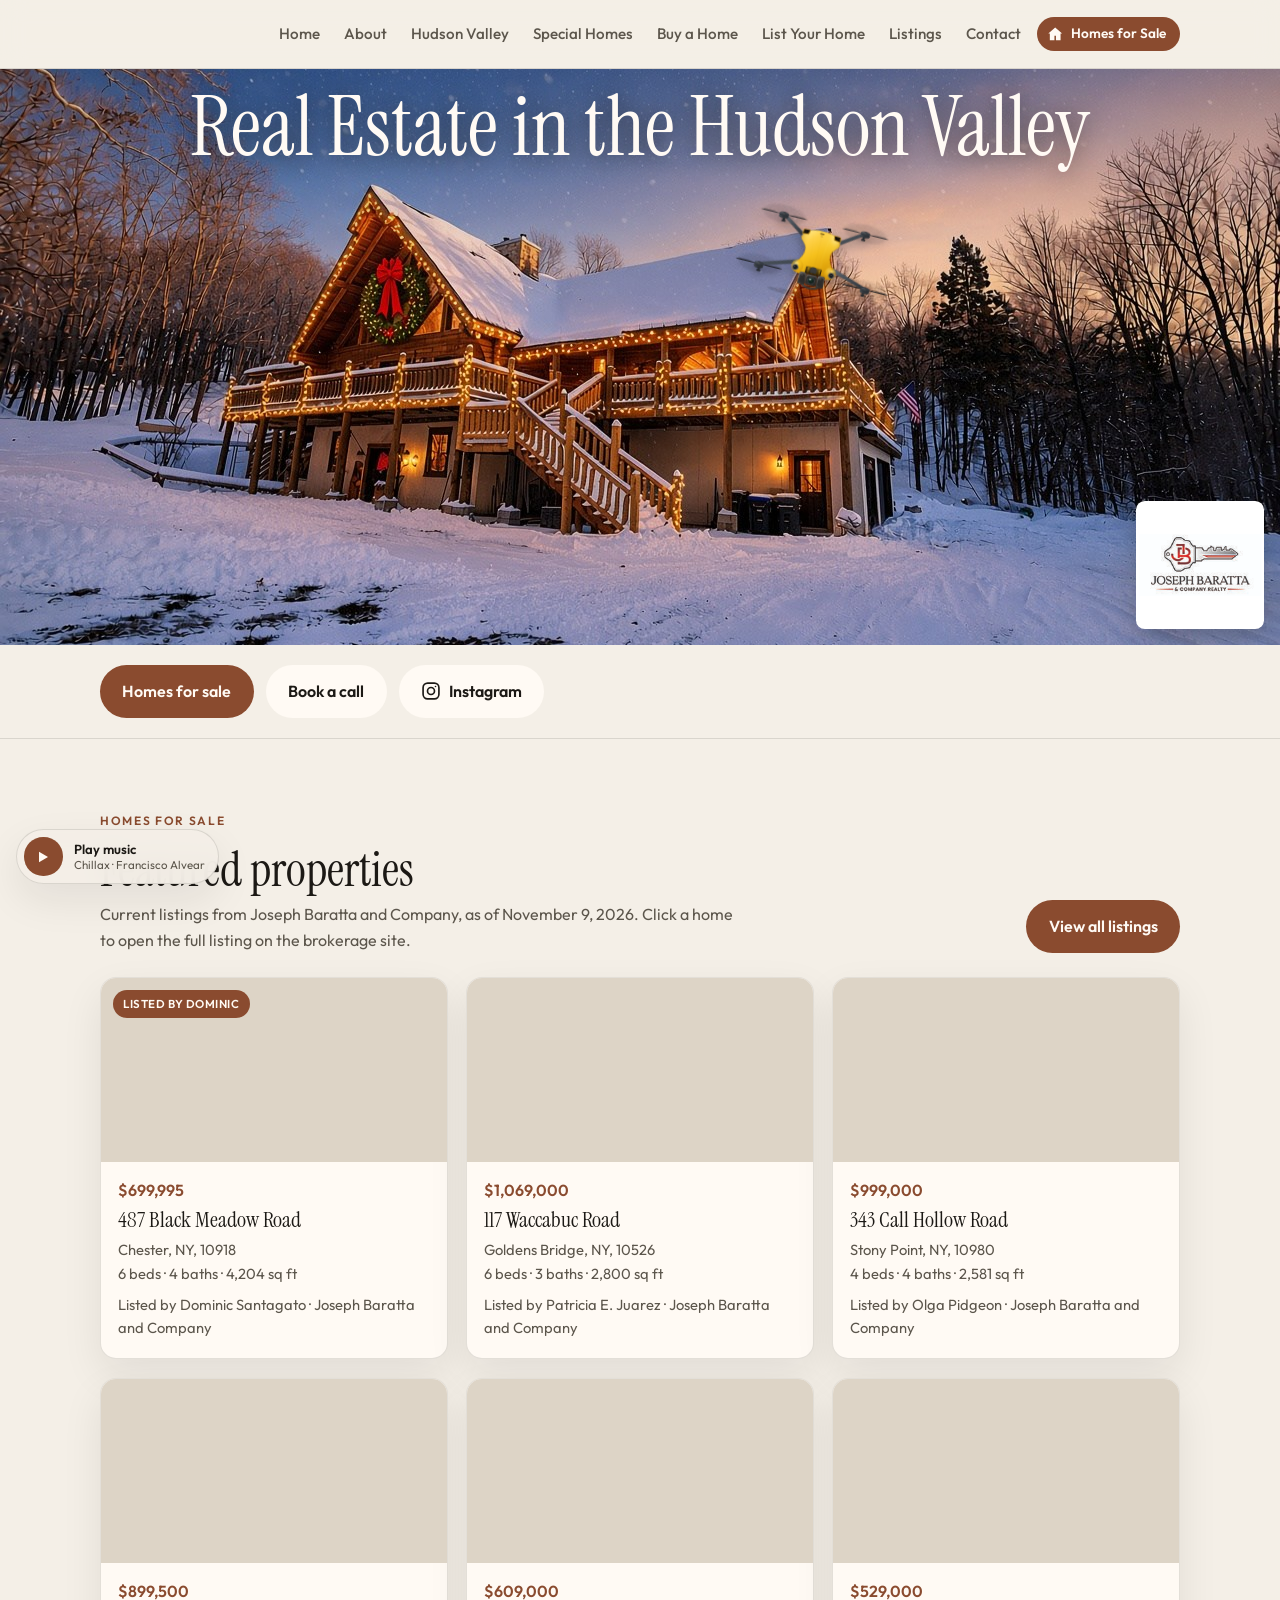
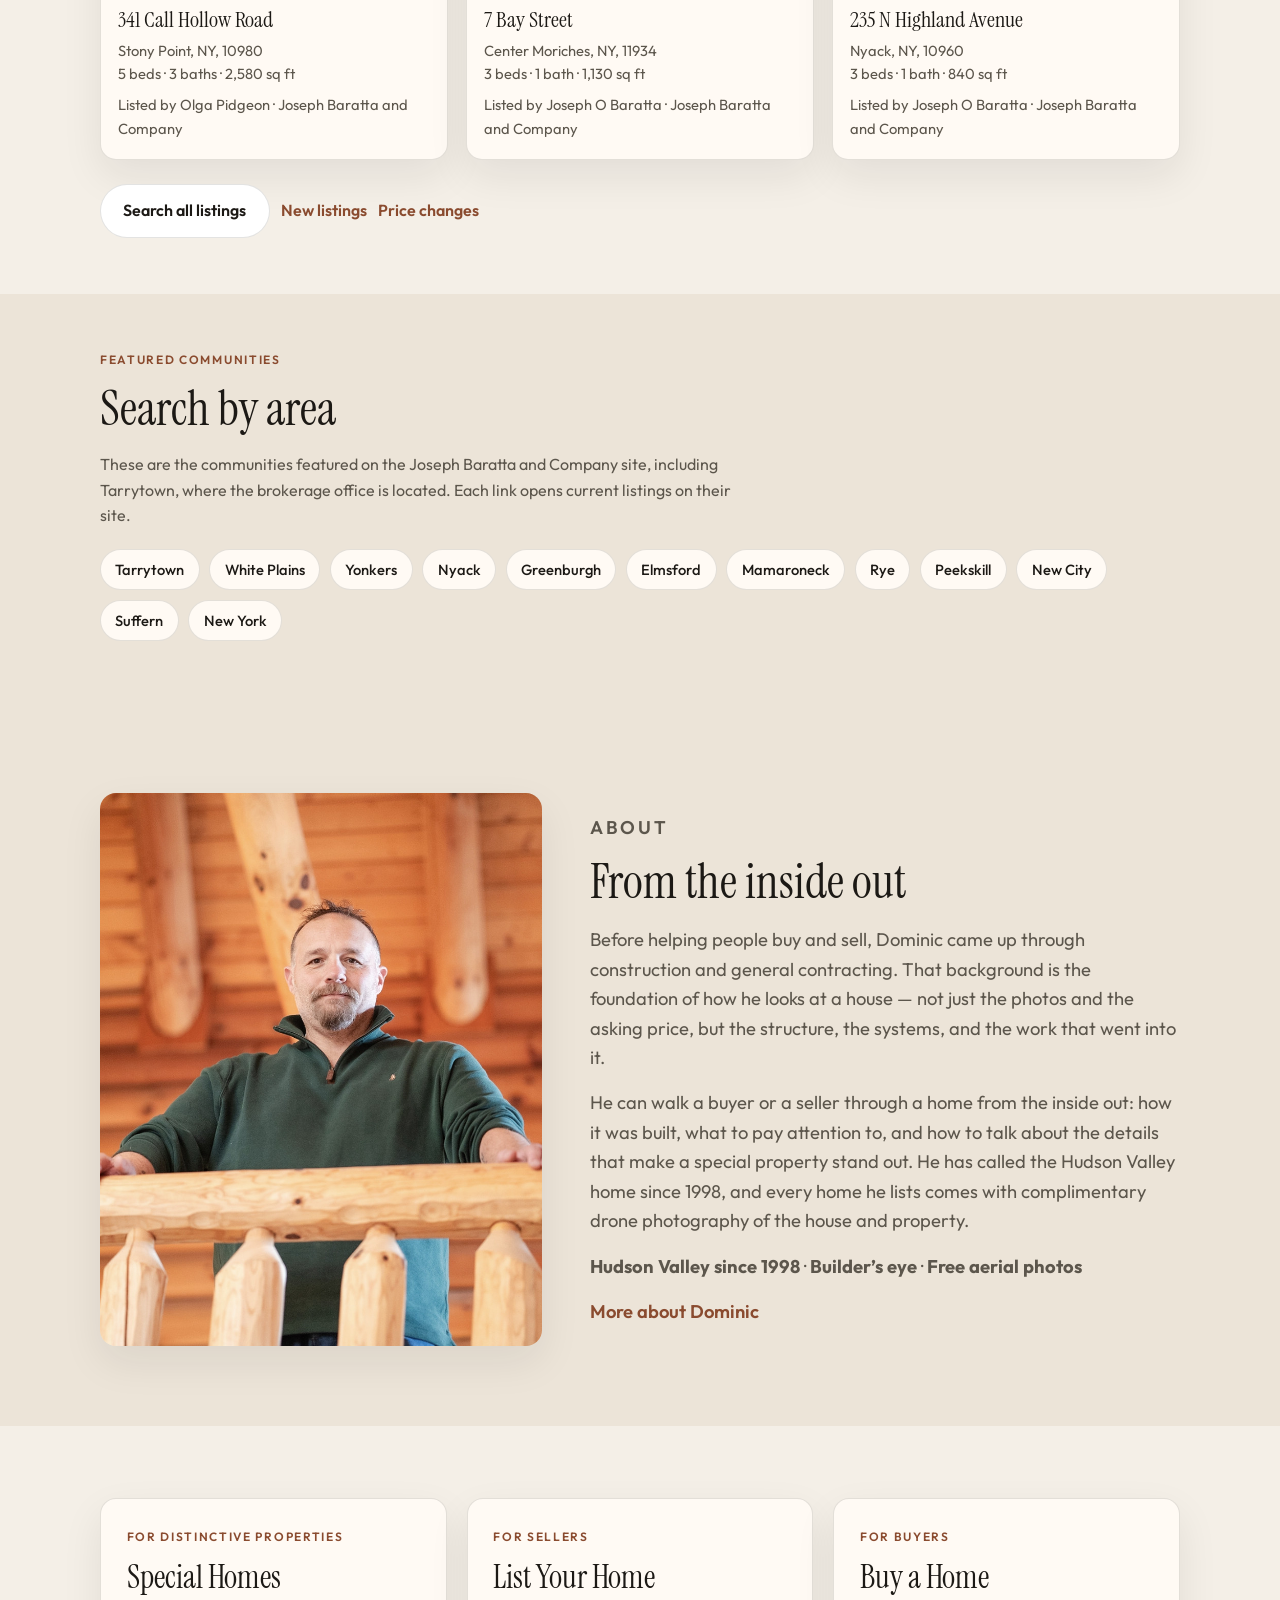
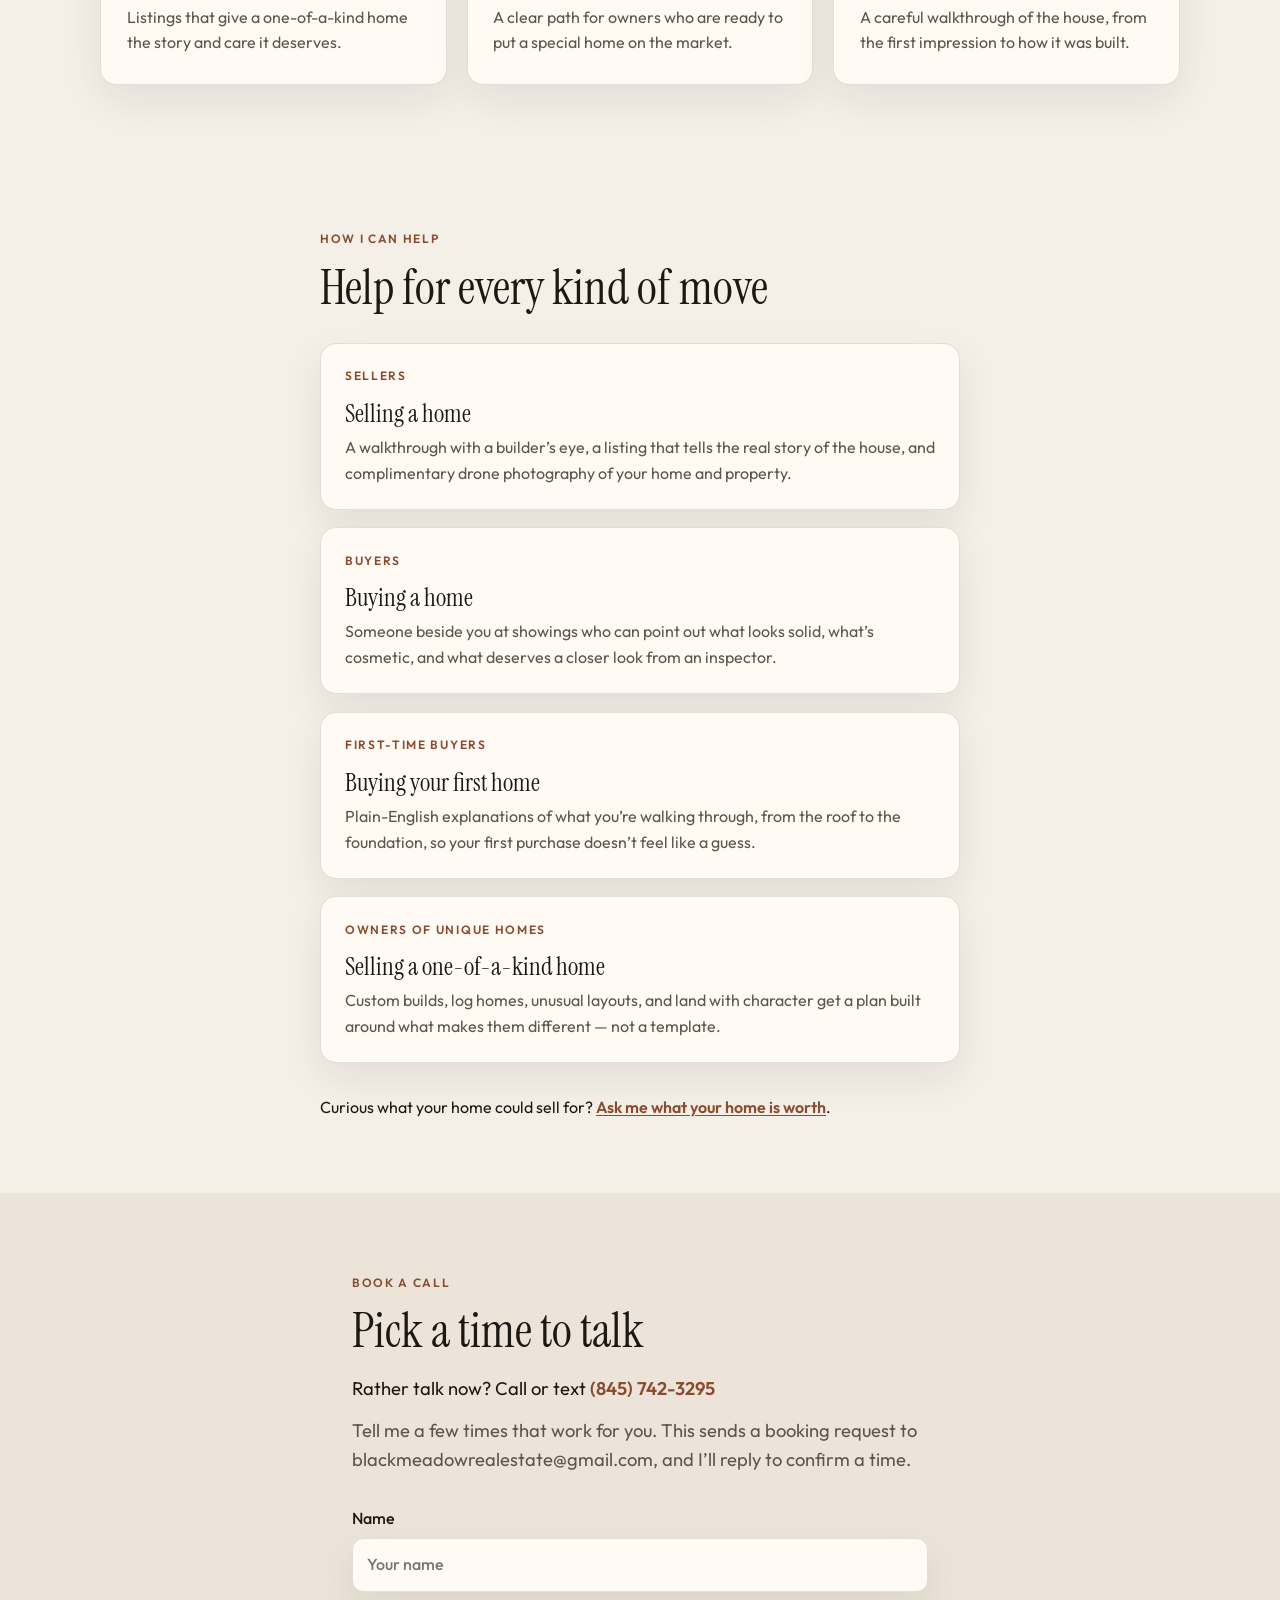
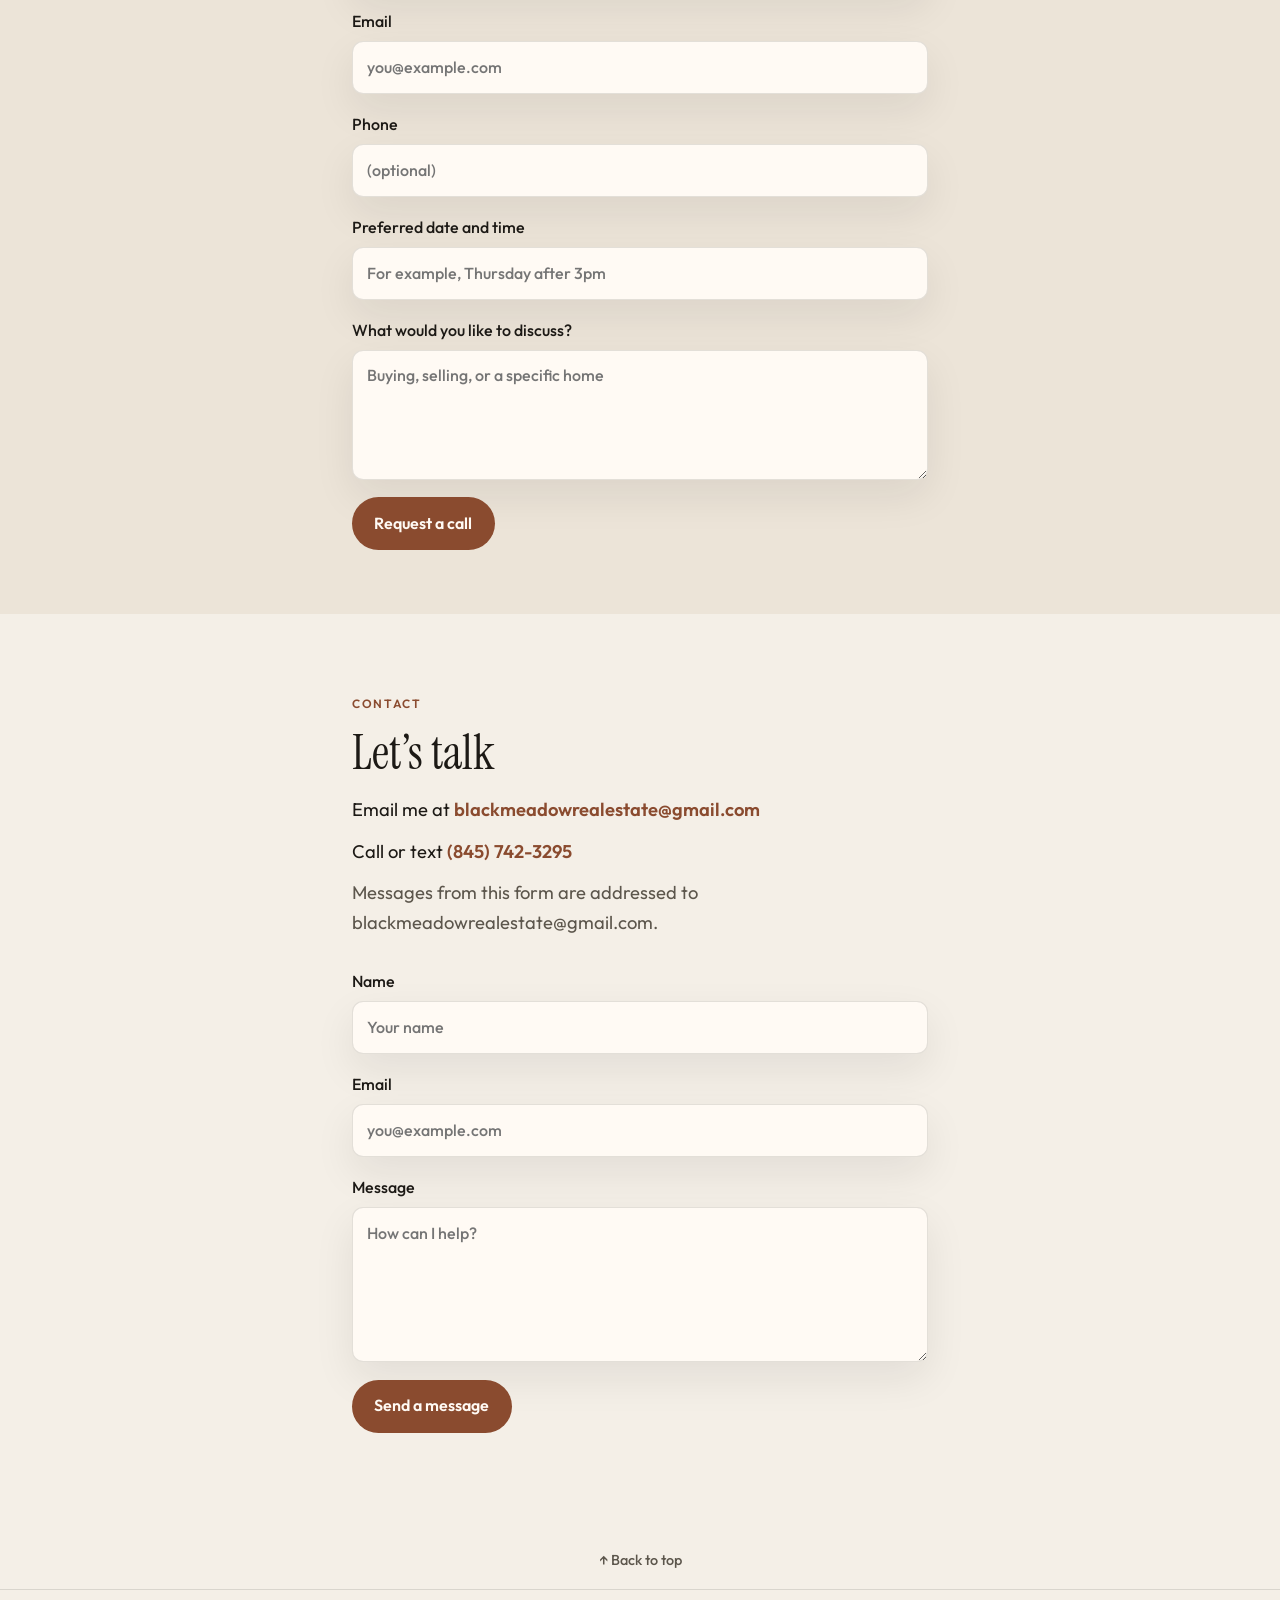
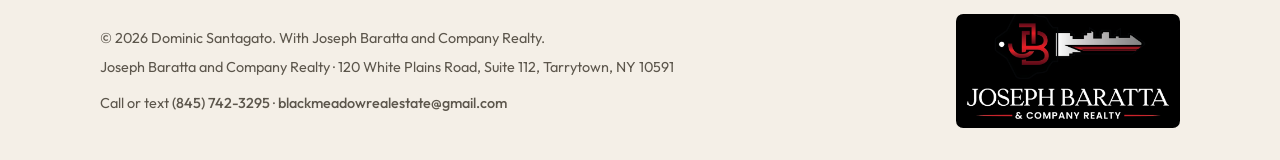
<file: index.html>
<!DOCTYPE html>
<html lang="en">
<head>
  <meta charset="UTF-8">
  <meta name="viewport" content="width=device-width, initial-scale=1">
  <link rel="canonical" href="https://domsellsforyou.com/">
  <title>Dom Sells For You | Dominic Santagato</title>
  <meta name="description" content="Dominic Santagato — real estate help for buyers and sellers, with Joseph Baratta and Company.">
  <link rel="preconnect" href="https://fonts.googleapis.com">
  <link rel="preconnect" href="https://fonts.gstatic.com" crossorigin>
  <link href="https://fonts.googleapis.com/css2?family=Instrument+Serif:ital@0;1&family=Outfit:wght@400;500;600&display=swap" rel="stylesheet">
  <link rel="stylesheet" href="styles.css">
</head>
<body>
  <a class="skip" href="#main">Skip to content</a>

  <header class="site-header">
    <div class="wrap header-inner">
      <a class="logo" href="#top">Dom</a>
      <div class="header-right">
      <nav id="primary-nav" aria-label="Primary">
        <a href="index.html" aria-current="page">Home</a>
        <a href="about.html">About</a>
        <a href="hudson-valley.html">Hudson Valley</a>
        <a href="special-homes.html">Special Homes</a>
        <a href="buy-a-home.html">Buy a Home</a>
        <a href="list-your-home.html">List Your Home</a>
        <a href="listings.html">Listings</a>
        <a href="contact.html">Contact</a>
      </nav>
      <a class="homes-icon" href="listings.html" aria-label="Homes for sale">
        <svg viewBox="0 0 24 24" aria-hidden="true"><path d="M12 3.2 3 11h2v9h6v-6h2v6h6v-9h2L12 3.2z"/></svg>
        <span>Homes for Sale</span>
      </a>
      <button type="button" class="nav-toggle" aria-expanded="false" aria-controls="primary-nav" aria-label="Open menu">
        <span class="nav-toggle-icon" aria-hidden="true"></span>
      </button>
      </div>
    </div>
  </header>

  <main id="main">
    <section id="top" class="hero">
      <div class="hero-media" role="img" aria-label="A snow-covered house with a wraparound wooden deck in the woods"></div>
      <div class="hero-shade"></div>
      <h1 class="hero-sky-title">Real Estate in the Hudson Valley</h1>
      <a class="hero-drone" href="about.html#drone-heading" aria-label="Complimentary aerial drone footage when you list with me">
        <span class="drone-body">
          <svg viewBox="0 0 780 500" width="160" height="103" overflow="visible" aria-hidden="true">
            <defs>
              <linearGradient id="sr-body" x1="0.16" y1="0" x2="0.88" y2="1">
                <stop offset="0" stop-color="#FFE98A"/>
                <stop offset=".2" stop-color="#FFD24A"/>
                <stop offset=".48" stop-color="#F6C11C"/>
                <stop offset=".78" stop-color="#E0A40C"/>
                <stop offset="1" stop-color="#C48408"/>
              </linearGradient>
              <linearGradient id="sr-body-side" x1="0" y1="0" x2="1" y2="0">
                <stop offset="0" stop-color="#B87808" stop-opacity=".5"/>
                <stop offset=".2" stop-color="#F0C028" stop-opacity="0"/>
                <stop offset=".8" stop-color="#FFE56A" stop-opacity="0"/>
                <stop offset="1" stop-color="#A86E08" stop-opacity=".38"/>
              </linearGradient>
              <radialGradient id="sr-sheen" cx="0.7" cy="0.26" r="0.58">
                <stop offset="0" stop-color="#FFF8D0" stop-opacity=".75"/>
                <stop offset=".32" stop-color="#FFE56A" stop-opacity=".3"/>
                <stop offset="1" stop-color="#F0C020" stop-opacity="0"/>
              </radialGradient>
              <linearGradient id="sr-ridge" x1="0" y1="0" x2="1" y2="0">
                <stop offset="0" stop-color="#C88808" stop-opacity="0"/>
                <stop offset=".4" stop-color="#A86808" stop-opacity=".2"/>
                <stop offset=".5" stop-color="#FFF3A8" stop-opacity=".6"/>
                <stop offset=".6" stop-color="#A86808" stop-opacity=".12"/>
                <stop offset="1" stop-color="#C88808" stop-opacity="0"/>
              </linearGradient>
              <radialGradient id="sr-cheek" cx="0.38" cy="0.32" r="0.7">
                <stop offset="0" stop-color="#FFE98A"/>
                <stop offset=".45" stop-color="#F5C018"/>
                <stop offset="1" stop-color="#C88808"/>
              </radialGradient>
              <linearGradient id="sr-arm" x1="0" y1="0" x2="1" y2="1">
                <stop offset="0" stop-color="#6A727A"/>
                <stop offset=".4" stop-color="#4A525A"/>
                <stop offset="1" stop-color="#2A3036"/>
              </linearGradient>
              <linearGradient id="sr-motor" x1="0.2" y1="0" x2="0.85" y2="1">
                <stop offset="0" stop-color="#5A626A"/>
                <stop offset=".5" stop-color="#3A4046"/>
                <stop offset="1" stop-color="#22262A"/>
              </linearGradient>
              <radialGradient id="sr-motor-top" cx="0.4" cy="0.35" r="0.7">
                <stop offset="0" stop-color="#6A727A"/>
                <stop offset=".55" stop-color="#3E454C"/>
                <stop offset="1" stop-color="#2A2E32"/>
              </radialGradient>
              <linearGradient id="sr-blade" x1="0" y1="0" x2="0" y2="1">
                <stop offset="0" stop-color="#3A3E42"/>
                <stop offset=".45" stop-color="#1A1C20"/>
                <stop offset="1" stop-color="#0C0E10"/>
              </linearGradient>
              <linearGradient id="sr-gimbal" x1="0.2" y1="0" x2="0.85" y2="1">
                <stop offset="0" stop-color="#6E6A66"/>
                <stop offset=".45" stop-color="#4A4642"/>
                <stop offset="1" stop-color="#2C2A28"/>
              </linearGradient>
              <linearGradient id="sr-housing" x1="0.25" y1="0" x2="0.8" y2="1">
                <stop offset="0" stop-color="#7A7672"/>
                <stop offset=".4" stop-color="#524E4A"/>
                <stop offset="1" stop-color="#2E2C2A"/>
              </linearGradient>
              <radialGradient id="sr-cam-lens" cx="0.36" cy="0.3" r="0.72">
                <stop offset="0" stop-color="#7A9A80"/>
                <stop offset=".22" stop-color="#2C4E3C"/>
                <stop offset=".55" stop-color="#163028"/>
                <stop offset="1" stop-color="#08140F"/>
              </radialGradient>
              <linearGradient id="sr-grille-slat" x1="0" y1="0" x2="0" y2="1">
                <stop offset="0" stop-color="#E8BC28"/>
                <stop offset=".45" stop-color="#9A7410"/>
                <stop offset="1" stop-color="#3A2808"/>
              </linearGradient>
              <clipPath id="sr-hull">
                <path d="M390,126 C360,126 344,128 330,136 C312,146 300,156 295,170 C292,180 300,190 314,202 C326,214 328,228 326,244 C324,260 314,276 304,292 C292,310 288,328 298,342 C308,352 328,354 348,346 C364,338 376,332 390,332 C404,332 416,338 432,346 C452,354 472,352 482,342 C492,328 488,310 476,292 C466,276 456,260 454,244 C452,228 454,214 466,202 C480,190 488,180 485,170 C480,156 468,146 450,136 C436,128 420,126 390,126 Z"/>
              </clipPath>
                          <radialGradient id="sr-prop-disc" cx="0.5" cy="0.5" r="0.5">
                <stop offset="0" stop-color="#1A1C20" stop-opacity="0.05"/>
                <stop offset=".45" stop-color="#1A1C20" stop-opacity=".12"/>
                <stop offset=".78" stop-color="#1A1C20" stop-opacity=".1"/>
                <stop offset="1" stop-color="#1A1C20" stop-opacity="0"/>
              </radialGradient>
</defs>

            <ellipse cx="390" cy="455" rx="200" ry="15" fill="#000" opacity=".15"/>

            <g transform="translate(124,352)">
              <g transform="scale(1,0.42)">
                <circle class="prop-disc" r="118" fill="url(#sr-prop-disc)"/>
                <g class="prop-spin prop-spin-b">
                  <circle r="116.5" fill="#000" fill-opacity="0"/>
                  <path d="M8,0 C24,-3 54,-7.8 88,-6.6 C104,-5.8 114,-2.6 116.5,0 C114,2.6 104,5.8 88,6.6 C54,7.8 24,3 8,0 Z" fill="url(#sr-blade)"/>
                  <path d="M8,0 C24,-3 54,-7.8 88,-6.6 C104,-5.8 114,-2.6 116.5,0 C114,2.6 104,5.8 88,6.6 C54,7.8 24,3 8,0 Z" fill="url(#sr-blade)" transform="rotate(180)"/>
                </g>
              </g>
              <circle r="10" fill="#2c3035"/>
              <circle r="10" fill="none" stroke="#121416" stroke-width=".9"/>
              <circle r="6.2" fill="#1a1d21"/>
              <circle r="2.6" fill="#3e454c"/>
              <circle r="1.2" fill="#6a5840"/>
            </g>
            <g transform="translate(656,352)">
              <g transform="scale(1,0.42)">
                <circle class="prop-disc" r="118" fill="url(#sr-prop-disc)"/>
                <g class="prop-spin">
                  <circle r="116.5" fill="#000" fill-opacity="0"/>
                  <path d="M8,0 C24,-3 54,-7.8 88,-6.6 C104,-5.8 114,-2.6 116.5,0 C114,2.6 104,5.8 88,6.6 C54,7.8 24,3 8,0 Z" fill="url(#sr-blade)"/>
                  <path d="M8,0 C24,-3 54,-7.8 88,-6.6 C104,-5.8 114,-2.6 116.5,0 C114,2.6 104,5.8 88,6.6 C54,7.8 24,3 8,0 Z" fill="url(#sr-blade)" transform="rotate(180)"/>
                </g>
              </g>
              <circle r="10" fill="#2c3035"/>
              <circle r="10" fill="none" stroke="#121416" stroke-width=".9"/>
              <circle r="6.2" fill="#1a1d21"/>
              <circle r="2.6" fill="#3e454c"/>
              <circle r="1.2" fill="#6a5840"/>
            </g>

            <path d="M305.31,287.15 L121.89,345.06 A7.25,7.25 0 0 1 126.11,358.94 L310.69,304.85 A9.25,9.25 0 0 1 305.31,287.15 Z" fill="url(#sr-arm)" stroke="#1e2226" stroke-width=".8"/>
            <path d="M469.31,304.85 L653.89,358.94 A7.25,7.25 0 0 1 658.11,345.06 L474.69,287.15 A9.25,9.25 0 0 1 469.31,304.85 Z" fill="url(#sr-arm)" stroke="#1e2226" stroke-width=".8"/>

                        <g transform="translate(124,352)">
              <path d="M1.6,8 L0.0,26 Q0.0,29 -5.0,30 L-5.0,33.5 L15.0,33.5 L15.0,30 Q10.0,29 10.0,26 L8.4,8 Z"
                    fill="#2a2e32" stroke="#15181b" stroke-width=".6"/>
              <ellipse cx="5.0" cy="33" rx="10" ry="2.6" fill="#1e2226"/>
              <ellipse cx="0" cy="11" rx="23" ry="9.5" fill="#24282c"/>
              <path d="M-23,0 V11 A23,9.5 0 0 0 23,11 V0 A23,9.5 0 0 1 -23,0 Z" fill="url(#sr-motor)"/>
              <ellipse cx="0" cy="0" rx="23" ry="9.5" fill="url(#sr-motor-top)"/>
              <ellipse cx="0" cy="0" rx="23" ry="9.5" fill="none" stroke="#15181b" stroke-width="1"/>
              <ellipse cx="0" cy="-0.6" rx="14" ry="5.6" fill="#2a2e33" opacity=".7"/>
              <ellipse cx="0" cy="-0.8" rx="7.2" ry="3" fill="#3e454c"/>
              <ellipse cx="0" cy="-1" rx="3.2" ry="1.4" fill="#6a5a38" opacity=".85"/>
              <ellipse cx="-6" cy="-2.4" rx="7" ry="2.4" fill="#fff" opacity=".12"/>
            </g>
                        <g transform="translate(656,352)">
              <path d="M-8.4,8 L-10.0,26 Q-10.0,29 -15.0,30 L-15.0,33.5 L5.0,33.5 L5.0,30 Q0.0,29 0.0,26 L-1.6,8 Z"
                    fill="#2a2e32" stroke="#15181b" stroke-width=".6"/>
              <ellipse cx="-5.0" cy="33" rx="10" ry="2.6" fill="#1e2226"/>
              <ellipse cx="0" cy="11" rx="23" ry="9.5" fill="#24282c"/>
              <path d="M-23,0 V11 A23,9.5 0 0 0 23,11 V0 A23,9.5 0 0 1 -23,0 Z" fill="url(#sr-motor)"/>
              <ellipse cx="0" cy="0" rx="23" ry="9.5" fill="url(#sr-motor-top)"/>
              <ellipse cx="0" cy="0" rx="23" ry="9.5" fill="none" stroke="#15181b" stroke-width="1"/>
              <ellipse cx="0" cy="-0.6" rx="14" ry="5.6" fill="#2a2e33" opacity=".7"/>
              <ellipse cx="0" cy="-0.8" rx="7.2" ry="3" fill="#3e454c"/>
              <ellipse cx="0" cy="-1" rx="3.2" ry="1.4" fill="#6a5a38" opacity=".85"/>
              <ellipse cx="-6" cy="-2.4" rx="7" ry="2.4" fill="#fff" opacity=".12"/>
            </g>

            <g transform="translate(186,88)">
              <g transform="scale(1,0.42)">
                <circle class="prop-disc" r="118" fill="url(#sr-prop-disc)"/>
                <g class="prop-spin">
                  <circle r="116.5" fill="#000" fill-opacity="0"/>
                  <path d="M8,0 C24,-3 54,-7.8 88,-6.6 C104,-5.8 114,-2.6 116.5,0 C114,2.6 104,5.8 88,6.6 C54,7.8 24,3 8,0 Z" fill="url(#sr-blade)"/>
                  <path d="M8,0 C24,-3 54,-7.8 88,-6.6 C104,-5.8 114,-2.6 116.5,0 C114,2.6 104,5.8 88,6.6 C54,7.8 24,3 8,0 Z" fill="url(#sr-blade)" transform="rotate(180)"/>
                </g>
              </g>
              <circle r="10" fill="#2c3035"/>
              <circle r="10" fill="none" stroke="#121416" stroke-width=".9"/>
              <circle r="6.2" fill="#1a1d21"/>
              <circle r="2.6" fill="#3e454c"/>
              <circle r="1.2" fill="#6a5840"/>
            </g>
            <g transform="translate(594,88)">
              <g transform="scale(1,0.42)">
                <circle class="prop-disc" r="118" fill="url(#sr-prop-disc)"/>
                <g class="prop-spin prop-spin-b">
                  <circle r="116.5" fill="#000" fill-opacity="0"/>
                  <path d="M8,0 C24,-3 54,-7.8 88,-6.6 C104,-5.8 114,-2.6 116.5,0 C114,2.6 104,5.8 88,6.6 C54,7.8 24,3 8,0 Z" fill="url(#sr-blade)"/>
                  <path d="M8,0 C24,-3 54,-7.8 88,-6.6 C104,-5.8 114,-2.6 116.5,0 C114,2.6 104,5.8 88,6.6 C54,7.8 24,3 8,0 Z" fill="url(#sr-blade)" transform="rotate(180)"/>
                </g>
              </g>
              <circle r="10" fill="#2c3035"/>
              <circle r="10" fill="none" stroke="#121416" stroke-width=".9"/>
              <circle r="6.2" fill="#1a1d21"/>
              <circle r="2.6" fill="#3e454c"/>
              <circle r="1.2" fill="#6a5840"/>
            </g>

            <path d="M307.16,158.32 L190.05,81.98 A7.25,7.25 0 0 1 181.95,94.02 L296.84,173.68 A9.25,9.25 0 0 1 307.16,158.32 Z" fill="url(#sr-arm)" stroke="#1e2226" stroke-width=".8"/>
            <path d="M483.16,173.68 L598.05,94.02 A7.25,7.25 0 0 1 589.95,81.98 L472.84,158.32 A9.25,9.25 0 0 1 483.16,173.68 Z" fill="url(#sr-arm)" stroke="#1e2226" stroke-width=".8"/>

            <!-- yellow hull -->
            <g>
              <path d="M390,126 C360,126 344,128 330,136 C312,146 300,156 295,170 C292,180 300,190 314,202 C326,214 328,228 326,244 C324,260 314,276 304,292 C292,310 288,328 298,342 C308,352 328,354 348,346 C364,338 376,332 390,332 C404,332 416,338 432,346 C452,354 472,352 482,342 C492,328 488,310 476,292 C466,276 456,260 454,244 C452,228 454,214 466,202 C480,190 488,180 485,170 C480,156 468,146 450,136 C436,128 420,126 390,126 Z" fill="url(#sr-body)"/>
              <path d="M390,126 C360,126 344,128 330,136 C312,146 300,156 295,170 C292,180 300,190 314,202 C326,214 328,228 326,244 C324,260 314,276 304,292 C292,310 288,328 298,342 C308,352 328,354 348,346 C364,338 376,332 390,332 C404,332 416,338 432,346 C452,354 472,352 482,342 C492,328 488,310 476,292 C466,276 456,260 454,244 C452,228 454,214 466,202 C480,190 488,180 485,170 C480,156 468,146 450,136 C436,128 420,126 390,126 Z" fill="url(#sr-body-side)"/>
              <g clip-path="url(#sr-hull)">
                <ellipse cx="424" cy="200" rx="90" ry="120" fill="url(#sr-sheen)"/>
                <path d="M390,136 L390,300" stroke="url(#sr-ridge)" stroke-width="13" stroke-linecap="round"/>
                <path d="M390,138 L390,298" stroke="#6A4808" stroke-width=".6" opacity=".16"/>
                <path d="M348,155 C360,210 364,250 360,300" fill="none" stroke="#c88808" stroke-width="1.1" opacity=".16"/>
                <path d="M432,155 C420,210 416,250 420,300" fill="none" stroke="#fff3a8" stroke-width="1.3" opacity=".2"/>
              </g>
              <path d="M390,126 C360,126 344,128 330,136 C312,146 300,156 295,170 C292,180 300,190 314,202 C326,214 328,228 326,244 C324,260 314,276 304,292 C292,310 288,328 298,342 C308,352 328,354 348,346 C364,338 376,332 390,332 C404,332 416,338 432,346 C452,354 472,352 482,342 C492,328 488,310 476,292 C466,276 456,260 454,244 C452,228 454,214 466,202 C480,190 488,180 485,170 C480,156 468,146 450,136 C436,128 420,126 390,126 Z" fill="none" stroke="#8A5E08" stroke-width="1.15"/>
            </g>

            <!-- shoulder-corner vents, shifted inward with the slimmer hull -->
            <g id="sr-vents">
              <path d="M298,134 L332,132 L327,156 L295,160 C294,146 295,138 298,134 Z" fill="#C89820"/>
              <path d="M300,136 L328,134.5 L324,153 L298,156 Z" fill="#1A1208"/>
              <path d="M303,139 L322,138 L319,150 L302,151.5 Z" fill="#0A0806"/>
              <path d="M304,140 L316,139.4 L314.5,144 L303.5,144.4 Z" fill="#5A5040" opacity=".4"/>
              <path d="M300,136 L328,134.5 L324,153 L298,156 Z" fill="none" stroke="#8A5E08" stroke-width=".7"/>

              <path d="M482,134 L448,132 L453,156 L485,160 C486,146 485,138 482,134 Z" fill="#C89820"/>
              <path d="M480,136 L452,134.5 L456,153 L482,156 Z" fill="#1A1208"/>
              <path d="M477,139 L458,138 L461,150 L478,151.5 Z" fill="#0A0806"/>
              <path d="M476,140 L464,139.4 L465.5,144 L476.5,144.4 Z" fill="#5A5040" opacity=".35"/>
              <path d="M480,136 L452,134.5 L456,153 L482,156 Z" fill="none" stroke="#8A5E08" stroke-width=".7"/>
            </g>

            <!-- functional top ports, not a logo -->
            <g id="sr-ports" opacity=".8">
              <rect x="379" y="136" width="22" height="6.2" rx="2.1" fill="#C89820"/>
              <rect x="380.2" y="136.9" width="19.6" height="4.4" rx="1.7" fill="#5A440C"/>
              <rect x="380.8" y="137.1" width="18.4" height="2" rx="1" fill="#2A2008" opacity=".7"/>
              <circle cx="390" cy="148.4" r="1.25" fill="#3A2808"/>
              <circle cx="390" cy="153.2" r="1.25" fill="#3A2808"/>
              <circle cx="385.6" cy="150.8" r="1.25" fill="#3A2808"/>
              <circle cx="394.4" cy="150.8" r="1.25" fill="#3A2808"/>
            </g>

            <!-- cheek pods, slightly smaller and closer in -->
            <g id="sr-cheeks">
              <ellipse cx="308" cy="318" rx="29" ry="31" fill="url(#sr-cheek)" opacity=".55"/>
              <ellipse cx="301" cy="307" rx="10" ry="8" fill="#fff8c8" opacity=".28"/>
              <g transform="translate(300,326) rotate(-20)">
                <ellipse cx="0" cy="0" rx="14.6" ry="13.5" fill="#6A7076"/>
                <ellipse cx="0" cy="0" rx="14.6" ry="13.5" fill="none" stroke="#1A1C1E" stroke-width=".9"/>
                <ellipse cx="0" cy="0" rx="12.3" ry="11.4" fill="#3A3E42"/>
                <ellipse cx="0" cy="0" rx="10.0" ry="9.3" fill="#0C0E10"/>
                <ellipse cx="0" cy="0" rx="8.0" ry="7.5" fill="#161A1E"/>
                <ellipse cx="-3.0" cy="-2.8" rx="3.1" ry="2.1" fill="#fff" opacity=".32"/>
                <ellipse cx="2.3" cy="2.8" rx="2.4" ry="1.6" fill="#8aa0b0" opacity=".16"/>
                <ellipse cx="0" cy="0" rx="14.6" ry="13.5" fill="none" stroke="#B0B6BA" stroke-width="1.05" opacity=".55"/>
              </g>

              <ellipse cx="472" cy="318" rx="29" ry="31" fill="url(#sr-cheek)" opacity=".55"/>
              <ellipse cx="481" cy="305" rx="11" ry="8" fill="#fff8c8" opacity=".32"/>
              <g transform="translate(480,326) rotate(20)">
                <ellipse cx="0" cy="0" rx="14.6" ry="13.5" fill="#6A7076"/>
                <ellipse cx="0" cy="0" rx="14.6" ry="13.5" fill="none" stroke="#1A1C1E" stroke-width=".9"/>
                <ellipse cx="0" cy="0" rx="12.3" ry="11.4" fill="#3A3E42"/>
                <ellipse cx="0" cy="0" rx="10.0" ry="9.3" fill="#0C0E10"/>
                <ellipse cx="0" cy="0" rx="8.0" ry="7.5" fill="#161A1E"/>
                <ellipse cx="-3.0" cy="-2.8" rx="3.1" ry="2.1" fill="#fff" opacity=".34"/>
                <ellipse cx="2.3" cy="2.8" rx="2.4" ry="1.6" fill="#8aa0b0" opacity=".14"/>
                <ellipse cx="0" cy="0" rx="14.6" ry="13.5" fill="none" stroke="#B0B6BA" stroke-width="1.05" opacity=".6"/>
              </g>
            </g>

            <g id="sr-grille">
              <rect x="351" y="310" width="78" height="34" rx="3.2" fill="#1A1208"/>
              <rect x="351" y="310" width="78" height="34" rx="3.2" fill="none" stroke="#5A4010" stroke-width=".7"/>
              <rect x="354.2" y="312.5" width="3.9" height="30" rx=".55" fill="url(#sr-grille-slat)"/>
              <rect x="360.8" y="312.5" width="3.9" height="30" rx=".55" fill="url(#sr-grille-slat)"/>
              <rect x="367.4" y="312.5" width="3.9" height="30" rx=".55" fill="url(#sr-grille-slat)"/>
              <rect x="374.0" y="312.5" width="3.9" height="30" rx=".55" fill="url(#sr-grille-slat)"/>
              <rect x="380.6" y="312.5" width="3.9" height="30" rx=".55" fill="url(#sr-grille-slat)"/>
              <rect x="387.2" y="312.5" width="3.9" height="30" rx=".55" fill="url(#sr-grille-slat)"/>
              <rect x="393.8" y="312.5" width="3.9" height="30" rx=".55" fill="url(#sr-grille-slat)"/>
              <rect x="400.4" y="312.5" width="3.9" height="30" rx=".55" fill="url(#sr-grille-slat)"/>
              <rect x="407.0" y="312.5" width="3.9" height="30" rx=".55" fill="url(#sr-grille-slat)"/>
              <rect x="413.6" y="312.5" width="3.9" height="30" rx=".55" fill="url(#sr-grille-slat)"/>
              <rect x="420.2" y="312.5" width="3.9" height="30" rx=".55" fill="url(#sr-grille-slat)"/>
            </g>

                        <g transform="translate(186,88)">
              <path d="M0.6,8 L-1.0,26 Q-1.0,29 -6.0,30 L-6.0,33.5 L14.0,33.5 L14.0,30 Q9.0,29 9.0,26 L7.4,8 Z"
                    fill="#2a2e32" stroke="#15181b" stroke-width=".6"/>
              <ellipse cx="4.0" cy="33" rx="10" ry="2.6" fill="#1e2226"/>
              <ellipse cx="0" cy="11" rx="23" ry="9.5" fill="#24282c"/>
              <path d="M-23,0 V11 A23,9.5 0 0 0 23,11 V0 A23,9.5 0 0 1 -23,0 Z" fill="url(#sr-motor)"/>
              <ellipse cx="0" cy="0" rx="23" ry="9.5" fill="url(#sr-motor-top)"/>
              <ellipse cx="0" cy="0" rx="23" ry="9.5" fill="none" stroke="#15181b" stroke-width="1"/>
              <ellipse cx="0" cy="-0.6" rx="14" ry="5.6" fill="#2a2e33" opacity=".7"/>
              <ellipse cx="0" cy="-0.8" rx="7.2" ry="3" fill="#3e454c"/>
              <ellipse cx="0" cy="-1" rx="3.2" ry="1.4" fill="#6a5a38" opacity=".85"/>
              <ellipse cx="-6" cy="-2.4" rx="7" ry="2.4" fill="#fff" opacity=".12"/>
            </g>
                        <g transform="translate(594,88)">
              <path d="M-7.4,8 L-9.0,26 Q-9.0,29 -14.0,30 L-14.0,33.5 L6.0,33.5 L6.0,30 Q1.0,29 1.0,26 L-0.6,8 Z"
                    fill="#2a2e32" stroke="#15181b" stroke-width=".6"/>
              <ellipse cx="-4.0" cy="33" rx="10" ry="2.6" fill="#1e2226"/>
              <ellipse cx="0" cy="11" rx="23" ry="9.5" fill="#24282c"/>
              <path d="M-23,0 V11 A23,9.5 0 0 0 23,11 V0 A23,9.5 0 0 1 -23,0 Z" fill="url(#sr-motor)"/>
              <ellipse cx="0" cy="0" rx="23" ry="9.5" fill="url(#sr-motor-top)"/>
              <ellipse cx="0" cy="0" rx="23" ry="9.5" fill="none" stroke="#15181b" stroke-width="1"/>
              <ellipse cx="0" cy="-0.6" rx="14" ry="5.6" fill="#2a2e33" opacity=".7"/>
              <ellipse cx="0" cy="-0.8" rx="7.2" ry="3" fill="#3e454c"/>
              <ellipse cx="0" cy="-1" rx="3.2" ry="1.4" fill="#6a5a38" opacity=".85"/>
              <ellipse cx="-6" cy="-2.4" rx="7" ry="2.4" fill="#fff" opacity=".12"/>
            </g>

            <!-- gimbal scaled slightly down, camera still prominent -->
            <g id="sr-gimbal" transform="translate(390,370) scale(0.88)">
              <path d="M-20,-56 C-18,-66 -10,-72 0,-72 C10,-72 18,-66 20,-56 L16,-40 L-16,-40 Z" fill="#3A3A38"/>
              <path d="M-20,-56 C-18,-66 -10,-72 0,-72 C10,-72 18,-66 20,-56 L16,-40 L-16,-40 Z" fill="none" stroke="#1A1A18" stroke-width=".7"/>
              <path d="M-13,-64 H13" stroke="#6A6A66" stroke-width=".9" opacity=".5"/>
              <path d="M-14,-59 H14" stroke="#6A6A66" stroke-width=".9" opacity=".45"/>
              <path d="M-14,-54 H14" stroke="#6A6A66" stroke-width=".9" opacity=".4"/>
              <path d="M-15,-49 H15" stroke="#6A6A66" stroke-width=".9" opacity=".35"/>

              <path d="M-58,18 C-60,36 -36,50 0,52 C36,50 60,36 58,18 L44,20 C42,32 24,40 0,41 C-24,40 -42,32 -44,20 Z"
                    fill="url(#sr-gimbal)" stroke="#1A1A18" stroke-width="1"/>

              <g transform="translate(-52,-4)">
                <rect x="-20" y="-30" width="40" height="68" rx="14" fill="#2A2A28"/>
                <rect x="-20" y="-30" width="40" height="68" rx="14" fill="url(#sr-housing)"/>
                <rect x="-20" y="-30" width="40" height="68" rx="14" fill="none" stroke="#1A1A18" stroke-width="1.1"/>
                <rect x="-13" y="-22" width="26" height="50" rx="10" fill="#2E2C2A"/>
                <rect x="-13" y="-22" width="26" height="50" rx="10" fill="none" stroke="#1A1A18" stroke-width=".5"/>
                <ellipse cx="-4" cy="-14" rx="8" ry="6" fill="#fff" opacity=".1"/>
              </g>
              <g transform="translate(52,-4)">
                <rect x="-20" y="-30" width="40" height="68" rx="14" fill="#2A2A28"/>
                <rect x="-20" y="-30" width="40" height="68" rx="14" fill="url(#sr-housing)"/>
                <rect x="-20" y="-30" width="40" height="68" rx="14" fill="none" stroke="#1A1A18" stroke-width="1.1"/>
                <rect x="-13" y="-22" width="26" height="50" rx="10" fill="#2E2C2A"/>
                <rect x="-13" y="-22" width="26" height="50" rx="10" fill="none" stroke="#1A1A18" stroke-width=".5"/>
                <ellipse cx="-4" cy="-14" rx="8" ry="6" fill="#fff" opacity=".12"/>
              </g>

              <rect x="-32" y="-28" width="64" height="58" rx="11" fill="url(#sr-gimbal)"/>
              <rect x="-32" y="-28" width="64" height="58" rx="11" fill="none" stroke="#1A1A18" stroke-width="1.15"/>
              <rect x="-26" y="-20" width="52" height="44" rx="9" fill="#2A2A28"/>
              <rect x="-26" y="-20" width="52" height="44" rx="9" fill="none" stroke="#1C1C1A" stroke-width=".55"/>
              <circle cx="0" cy="3" r="19.5" fill="#5A5E62"/>
              <circle cx="0" cy="3" r="19.5" fill="none" stroke="#1A1C1E" stroke-width=".85"/>
              <circle cx="0" cy="3" r="17" fill="#2A2E32"/>
              <circle cx="0" cy="3" r="15.2" fill="url(#sr-cam-lens)"/>
              <circle cx="0" cy="3" r="8.2" fill="#0A1612"/>
              <circle cx="0" cy="3" r="4.6" fill="#1A3328"/>
              <ellipse cx="-5.4" cy="-2.4" rx="5" ry="3.4" fill="#fff" opacity=".82"/>
              <ellipse cx="4.2" cy="7.2" rx="3.6" ry="2.2" fill="#8fbfa0" opacity=".32"/>
              <path d="M-9,-4.2 A12,12 0 0 1 3,-5.2" fill="none" stroke="#fff" stroke-width="1.2" opacity=".38" stroke-linecap="round"/>
            </g>
          </svg>
        </span>
        <span class="drone-shadow" aria-hidden="true"></span>
        <span class="drone-tip">Complimentary aerial footage <span aria-hidden="true">&rarr;</span></span>
      </a>
      <img class="broker-key" src="brand/baratta-key.png" width="188" height="188" alt="Joseph Baratta and Company Realty key logo">
    </section>

    <div class="hero-lower-actions">
      <div class="wrap">
        <a class="btn" href="listings.html">Homes for sale</a>
        <a class="btn btn-light" href="#book">Book a call</a>
        <a class="btn btn-light btn-instagram" href="https://www.instagram.com/realestateinthehudsonvalley/" target="_blank" rel="noopener" aria-label="Follow me on Instagram"><svg viewBox="0 0 24 24" width="20" height="20" aria-hidden="true" fill="none" stroke="currentColor" stroke-width="2" stroke-linecap="round" stroke-linejoin="round"><rect x="2.5" y="2.5" width="19" height="19" rx="5.5"/><circle cx="12" cy="12" r="4.2"/><circle cx="17.4" cy="6.6" r="1" fill="currentColor" stroke="none"/></svg><span>Instagram</span></a>
      </div>
    </div>


    <section id="homes-for-sale" class="featured-homes">
      <div class="wrap">
        <div class="featured-head">
          <div>
            <p class="eyebrow">Homes for sale</p>
            <h2>Featured properties</h2>
            <p class="featured-note">Current listings from Joseph Baratta and Company, as of November 9, 2026. Click a home to open the full listing on the brokerage site.</p>
          </div>
          <a class="btn" href="listings.html">View all listings</a>
        </div>
        <div id="featured-homes" class="home-grid"></div>
        <div class="listing-links">
          <a class="btn btn-light" href="https://www.josephbarattaandcompany.com/fine/real/estate/newsearch" target="_blank" rel="noopener noreferrer">Search all listings</a>
          <a class="text-link" href="https://www.josephbarattaandcompany.com/fine/real/estate/newsnew" target="_blank" rel="noopener noreferrer">New listings</a>
          <a class="text-link" href="https://www.josephbarattaandcompany.com/fine/real/estate/newsprice" target="_blank" rel="noopener noreferrer">Price changes</a>
        </div>
      </div>
    </section>

    <section class="featured-communities" id="communities">
      <div class="wrap">
        <p class="eyebrow">Featured communities</p>
        <h2>Search by area</h2>
        <p class="community-note">These are the communities featured on the Joseph Baratta and Company site, including Tarrytown, where the brokerage office is located. Each link opens current listings on their site.</p>
        <div class="community-grid">
          <a class="community-chip" href="https://www.josephbarattaandcompany.com/fine/real/estate/newsearch/cityname/Tarrytown%20-%20NY" target="_blank" rel="noopener noreferrer">Tarrytown</a>
          <a class="community-chip" href="https://www.josephbarattaandcompany.com/fine/real/estate/newsearch/cityname/White%20Plains%20-%20NY" target="_blank" rel="noopener noreferrer">White Plains</a>
          <a class="community-chip" href="https://www.josephbarattaandcompany.com/fine/real/estate/newsearch/cityname/Yonkers%20-%20NY" target="_blank" rel="noopener noreferrer">Yonkers</a>
          <a class="community-chip" href="https://www.josephbarattaandcompany.com/fine/real/estate/newsearch/cityname/Nyack%20-%20NY" target="_blank" rel="noopener noreferrer">Nyack</a>
          <a class="community-chip" href="https://www.josephbarattaandcompany.com/fine/real/estate/newsearch/cityname/Greenburgh%20-%20NY" target="_blank" rel="noopener noreferrer">Greenburgh</a>
          <a class="community-chip" href="https://www.josephbarattaandcompany.com/fine/real/estate/newsearch/cityname/Elmsford%20-%20NY" target="_blank" rel="noopener noreferrer">Elmsford</a>
          <a class="community-chip" href="https://www.josephbarattaandcompany.com/fine/real/estate/newsearch/cityname/Mamaroneck%20-%20NY" target="_blank" rel="noopener noreferrer">Mamaroneck</a>
          <a class="community-chip" href="https://www.josephbarattaandcompany.com/fine/real/estate/newsearch/cityname/Rye%20-%20NY" target="_blank" rel="noopener noreferrer">Rye</a>
          <a class="community-chip" href="https://www.josephbarattaandcompany.com/fine/real/estate/newsearch/cityname/Peekskill%20-%20NY" target="_blank" rel="noopener noreferrer">Peekskill</a>
          <a class="community-chip" href="https://www.josephbarattaandcompany.com/fine/real/estate/newsearch/cityname/New%20City%20-%20NY" target="_blank" rel="noopener noreferrer">New City</a>
          <a class="community-chip" href="https://www.josephbarattaandcompany.com/fine/real/estate/newsearch/cityname/Suffern%20-%20NY" target="_blank" rel="noopener noreferrer">Suffern</a>
          <a class="community-chip" href="https://www.josephbarattaandcompany.com/fine/real/estate/newsearch/cityname/New%20York%20-%20NY" target="_blank" rel="noopener noreferrer">New York</a>
        </div>
      </div>
    </section>

    <section id="about" class="about">
      <div class="wrap about-split">
        <figure class="about-photo">
          <img src="photos/dominic.jpg" width="864" height="1080" alt="Dominic Santagato standing at the loft railing of a log home">
        </figure>
        <div class="about-copy">
        <p class="eyebrow">About</p>
        <h2>From the inside out</h2>
        <p>Before helping people buy and sell, Dominic came up through construction and general contracting. That background is the foundation of how he looks at a house — not just the photos and the asking price, but the structure, the systems, and the work that went into it.</p>
        <p>He can walk a buyer or a seller through a home from the inside out: how it was built, what to pay attention to, and how to talk about the details that make a special property stand out. He has called the Hudson Valley home since 1998, and every home he lists comes with complimentary drone photography of the house and property.</p>
        <p><strong>Hudson Valley since 1998</strong> · <strong>Builder’s eye</strong> · <strong>Free aerial photos</strong></p>
        <p><a class="text-link" href="about.html">More about Dominic</a></p>
        </div>
      </div>
    </section>

    <section class="feature-links">
      <div class="wrap feature-grid feature-grid-3">
        <a class="feature-card" href="special-homes.html">
          <p class="eyebrow">For distinctive properties</p>
          <h2>Special Homes</h2>
          <p>Listings that give a one-of-a-kind home the story and care it deserves.</p>
        </a>
        <a class="feature-card" href="list-your-home.html">
          <p class="eyebrow">For sellers</p>
          <h2>List Your Home</h2>
          <p>A clear path for owners who are ready to put a special home on the market.</p>
        </a>
        <a class="feature-card" href="buy-a-home.html">
          <p class="eyebrow">For buyers</p>
          <h2>Buy a Home</h2>
          <p>A careful walkthrough of the house, from the first impression to how it was built.</p>
        </a>
      </div>
    </section>

    <section class="feature-links">
      <div class="wrap about-inner">
        <p class="eyebrow">How I can help</p>
        <h2>Help for every kind of move</h2>
        <div class="process-list">
          <article class="process-item">
            <p class="eyebrow">Sellers</p>
            <h3>Selling a home</h3>
            <p>A walkthrough with a builder’s eye, a listing that tells the real story of the house, and complimentary drone photography of your home and property.</p>
          </article>
          <article class="process-item">
            <p class="eyebrow">Buyers</p>
            <h3>Buying a home</h3>
            <p>Someone beside you at showings who can point out what looks solid, what’s cosmetic, and what deserves a closer look from an inspector.</p>
          </article>
          <article class="process-item">
            <p class="eyebrow">First-time buyers</p>
            <h3>Buying your first home</h3>
            <p>Plain-English explanations of what you’re walking through, from the roof to the foundation, so your first purchase doesn’t feel like a guess.</p>
          </article>
          <article class="process-item">
            <p class="eyebrow">Owners of unique homes</p>
            <h3>Selling a one-of-a-kind home</h3>
            <p>Custom builds, log homes, unusual layouts, and land with character get a plan built around what makes them different — not a template.</p>
          </article>
        </div>
        <p>Curious what your home could sell for? <a class="text-link" href="list-your-home.html#home-value">Ask me what your home is worth</a>.</p>
      </div>
    </section>

    <section id="book" class="book">
      <div class="wrap contact-inner">
        <p class="eyebrow">Book a call</p>
        <h2>Pick a time to talk</h2>
        <p class="contact-email">Rather talk now? Call or text <a href="tel:+18457423295">(845) 742-3295</a></p>
        <p class="contact-note">Tell me a few times that work for you. This sends a booking request to blackmeadowrealestate@gmail.com, and I’ll reply to confirm a time.</p>
        <form id="book-form" data-email-to="blackmeadowrealestate@gmail.com" data-email-type="booking">
          <label>
            Name
            <input type="text" name="name" autocomplete="name" required placeholder="Your name">
          </label>
          <label>
            Email
            <input type="email" name="email" autocomplete="email" required placeholder="you@example.com">
          </label>
          <label>
            Phone
            <input type="tel" name="phone" autocomplete="tel" placeholder="(optional)">
          </label>
          <label>
            Preferred date and time
            <input type="text" name="preferred" required placeholder="For example, Thursday after 3pm">
          </label>
          <label>
            What would you like to discuss?
            <textarea name="message" rows="4" placeholder="Buying, selling, or a specific home"></textarea>
          </label>
          <button class="btn" type="submit">Request a call</button>
          <p class="form-status" hidden></p>
        </form>
      </div>
    </section>

    <section id="contact" class="contact">
      <div class="wrap contact-inner">
        <p class="eyebrow">Contact</p>
        <h2>Let’s talk</h2>
        <p class="contact-email">Email me at <a href="mailto:blackmeadowrealestate@gmail.com">blackmeadowrealestate@gmail.com</a></p>
        <p class="contact-email">Call or text <a href="tel:+18457423295">(845) 742-3295</a></p>
        <p class="contact-note">Messages from this form are addressed to blackmeadowrealestate@gmail.com.</p>
        <form id="lead-form" data-email-to="blackmeadowrealestate@gmail.com" data-email-type="lead">
          <label>
            Name
            <input type="text" name="name" autocomplete="name" required placeholder="Your name">
          </label>
          <label>
            Email
            <input type="email" name="email" autocomplete="email" required placeholder="you@example.com">
          </label>
          <label>
            Message
            <textarea name="message" rows="5" required placeholder="How can I help?"></textarea>
          </label>
          <button class="btn" type="submit">Send a message</button>
          <p class="form-status" hidden></p>
        </form>
      </div>
    </section>
  </main>

  <div class="back-to-top"><a href="#top">↑ Back to top</a></div>
  <footer class="site-footer">
    <div class="wrap footer-inner">
      <div class="footer-copy">
        <p>© 2026 Dominic Santagato. With Joseph Baratta and Company Realty.</p>
        <p class="office-line">Joseph Baratta and Company Realty · 120 White Plains Road, Suite 112, Tarrytown, NY 10591</p>
        <p class="footer-social">Call or text <a href="tel:+18457423295">(845) 742-3295</a> · <a href="mailto:blackmeadowrealestate@gmail.com">blackmeadowrealestate@gmail.com</a></p>
        <p class="visit-count" id="visit-count" hidden></p>
      </div>
      <img class="footer-lockup" src="brand/baratta-lockup.png" width="800" height="410" alt="Joseph Baratta and Company Realty">
    </div>
  </footer>
  <script src="listings-data.js"></script>
  <script src="site.js"></script>
  <script data-goatcounter="https://domsellsforyou.goatcounter.com/count" async src="//gc.zgo.at/count.js"></script>
  <script>
  (function(){var el=document.getElementById('visit-count');if(!el)return;
  fetch('https://domsellsforyou.goatcounter.com/counter/TOTAL.json').then(function(r){return r.ok?r.json():null}).then(function(d){if(d&&d.count){el.textContent='Site visits: '+d.count;el.hidden=false;}}).catch(function(){});})();
  </script>
<script>
(function () {
  var d = document.querySelector('.hero-drone');
  if (!d) return;
  var hero = d.closest('.hero');
  var reduce = window.matchMedia('(prefers-reduced-motion: reduce)');
  if (reduce.matches) return;
  d.classList.add('is-flying');
  var t0 = performance.now(), last = t0, x = 0.3, y = 0.3, px = x, py = y, vx = 0, tilt = 0;
  var hover = false, visible = true, slow = 1;
  d.addEventListener('mouseenter', function () { hover = true; });
  d.addEventListener('mouseleave', function () { hover = false; });
  d.addEventListener('focus', function () { hover = true; });
  d.addEventListener('blur', function () { hover = false; });
  if ('IntersectionObserver' in window) {
    new IntersectionObserver(function (e) { visible = e[0].isIntersecting; }).observe(hero);
  }
  function frame(now) {
    var dt = Math.min(0.05, (now - last) / 1000); last = now;
    slow += ((hover ? 0.08 : 1) - slow) * Math.min(1, dt * 4);
    var t = (window.__droneT = (window.__droneT || 0) + dt * slow);
    if (visible && !document.hidden) {
      var w = hero.clientWidth, h = hero.clientHeight;
      var tx = 0.5 + 0.38 * Math.sin(t * 0.32) + 0.07 * Math.sin(t * 0.83 + 1.3) + 0.03 * Math.sin(t * 1.9);
      var ty = 0.19 + 0.05 * Math.sin(t * 0.37 + 0.6) + 0.035 * Math.sin(t * 0.93 + 2.1) + 0.015 * Math.sin(t * 2.7);
      x += (tx - x) * Math.min(1, dt * 2.2);
      y += (ty - y) * Math.min(1, dt * 2.2);
      var nvx = (x - px) / Math.max(dt, 0.001); px = x; py = y;
      vx += (nvx - vx) * Math.min(1, dt * 3);
      tilt += (Math.max(-14, Math.min(14, vx * 90)) - tilt) * Math.min(1, dt * 4);
      var bw = d.offsetWidth, left = x * (w - bw), top = y * h;
      d.style.transform = 'translate3d(' + left.toFixed(1) + 'px,' + top.toFixed(1) + 'px,0)';
      d.style.setProperty('--tilt', tilt.toFixed(2) + 'deg');
      d.classList.toggle('tip-left', x > 0.7);
    }
    requestAnimationFrame(frame);
  }
  requestAnimationFrame(frame);
})();
</script>
</body>
</html>
</file>
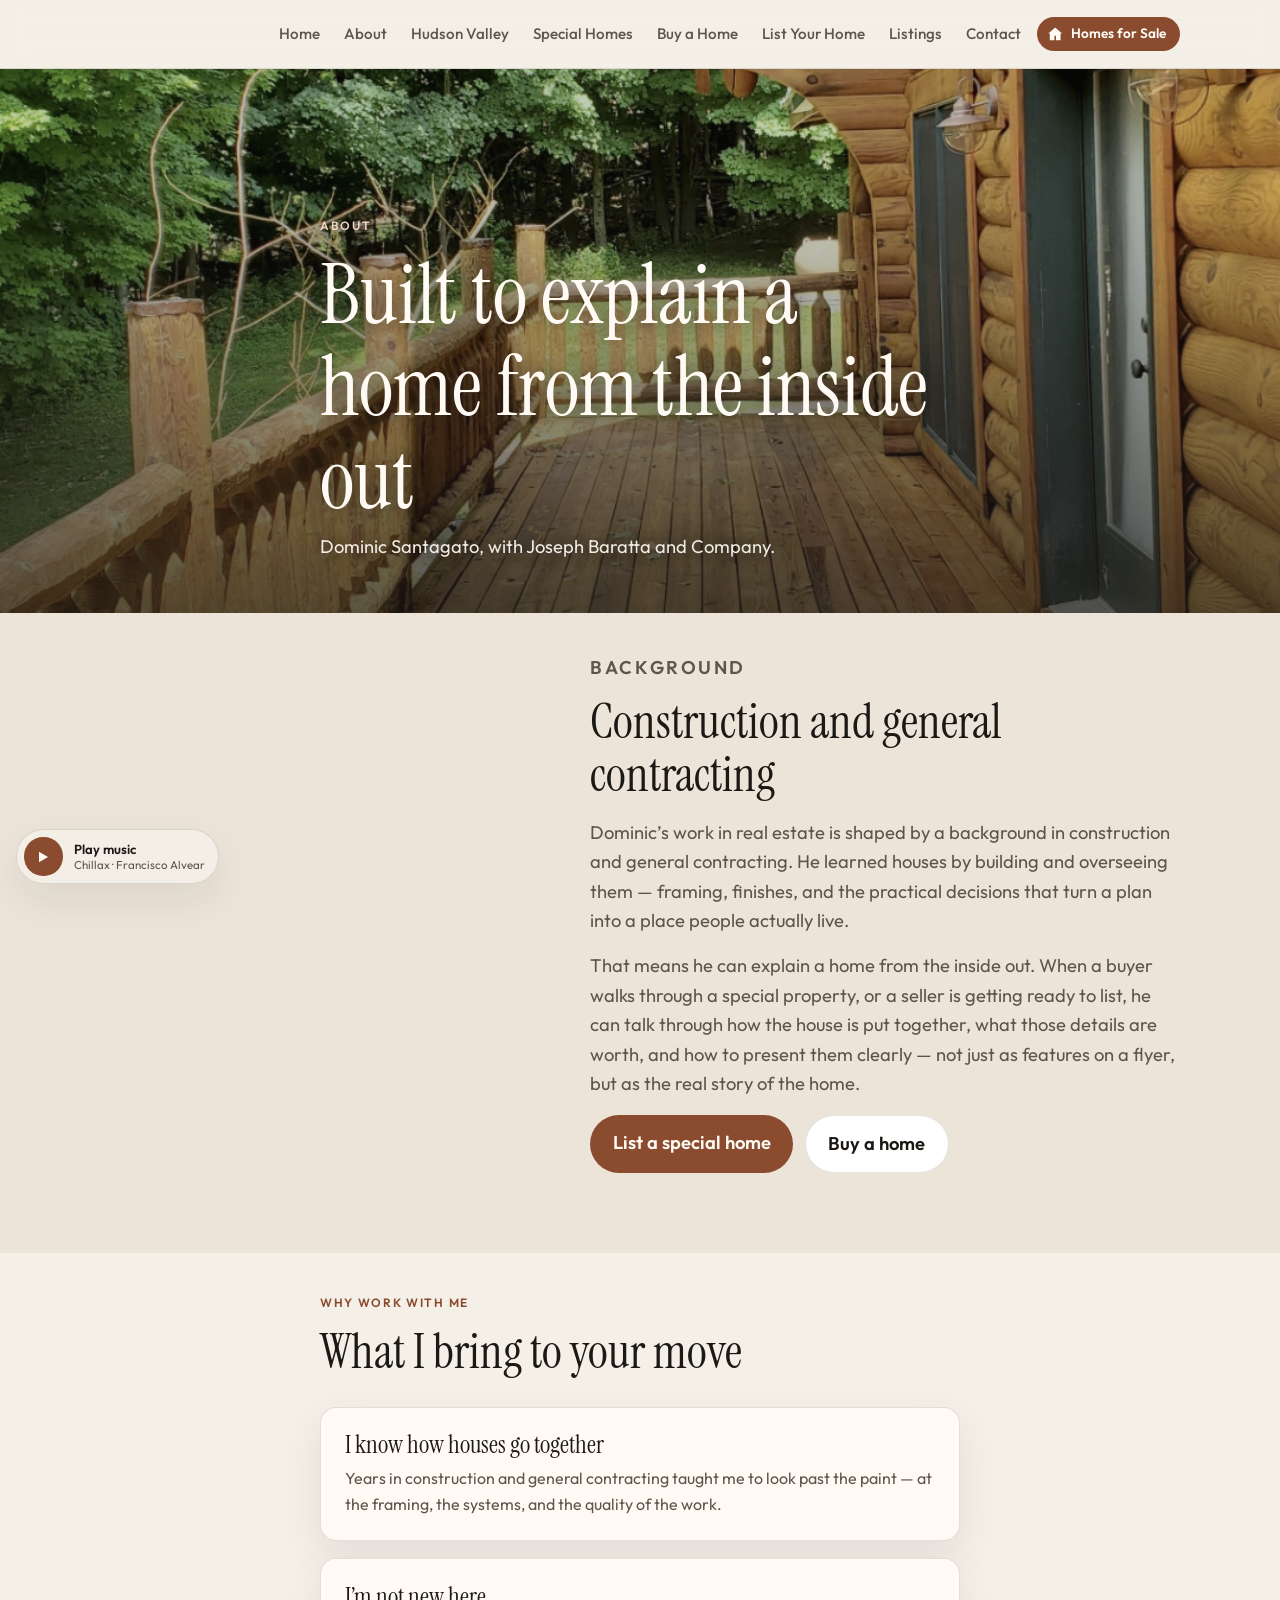
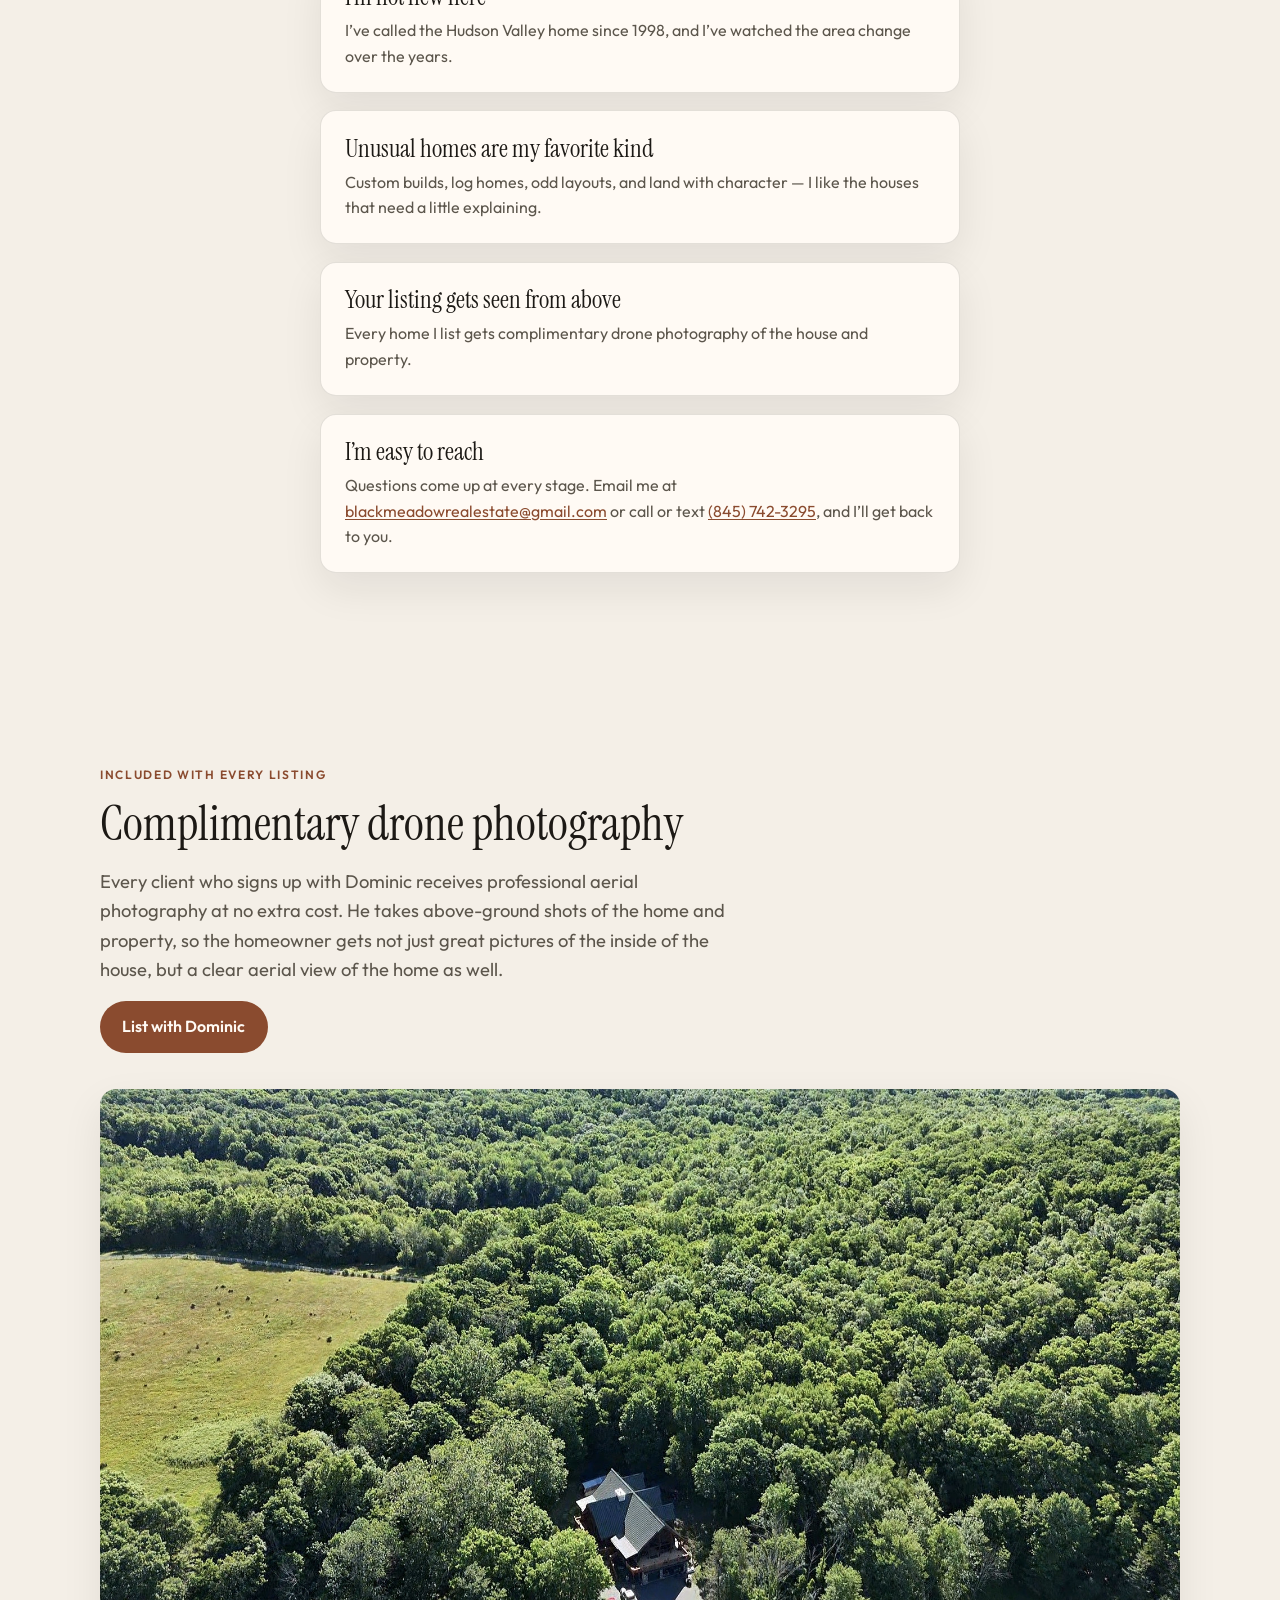
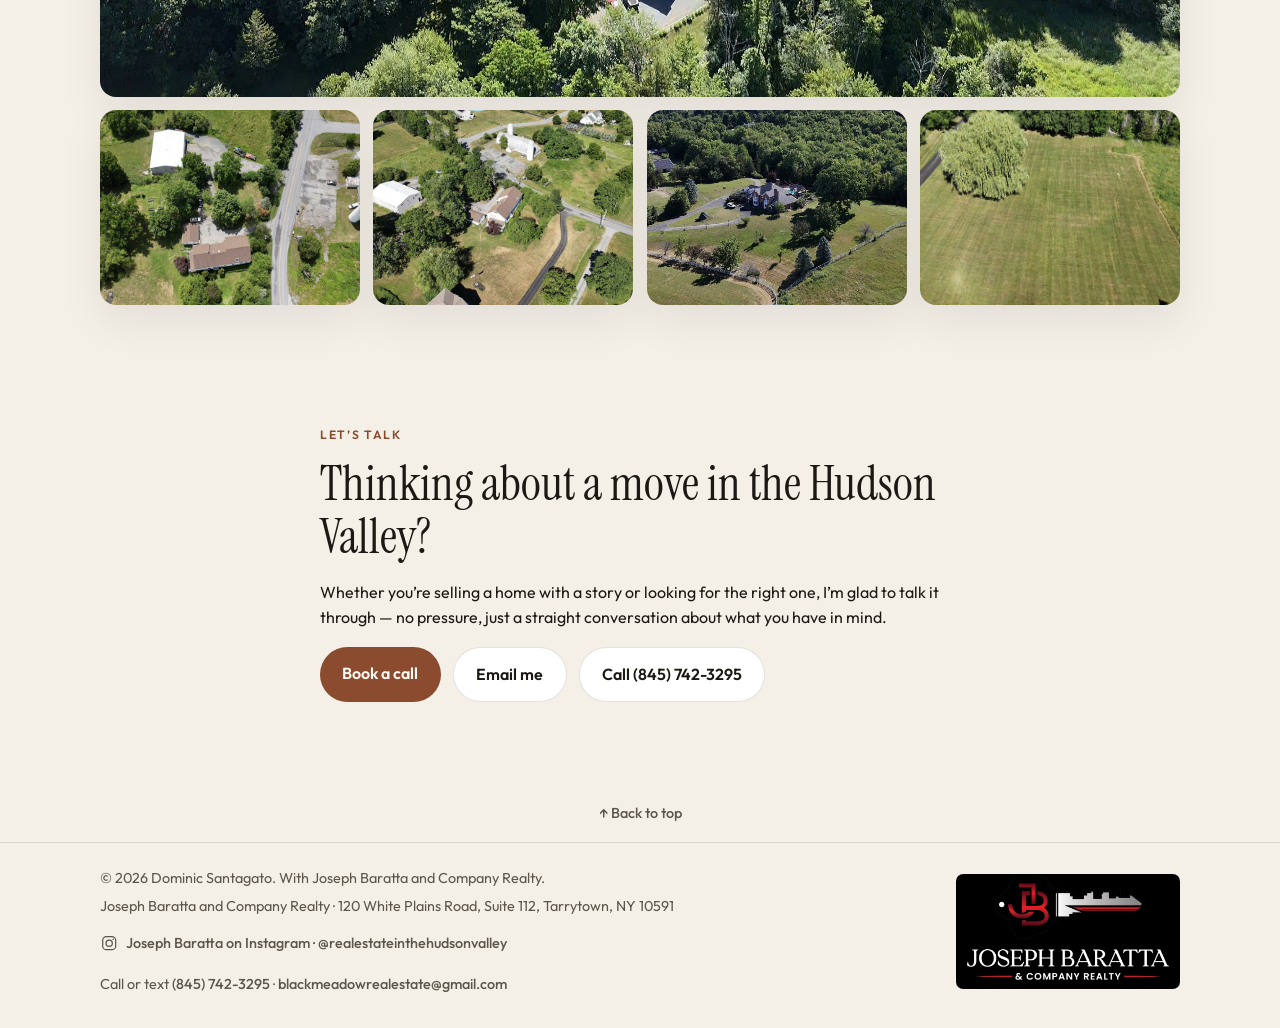
<file: about.html>
<!DOCTYPE html>
<html lang="en">
<head>
  <meta charset="UTF-8">
  <meta name="viewport" content="width=device-width, initial-scale=1">
  <title>About | Dom Sells For You</title>
  <meta name="description" content="Dominic Santagato’s background in construction and general contracting, and how he helps clients understand a home from the inside out.">
  <link rel="preconnect" href="https://fonts.googleapis.com">
  <link rel="preconnect" href="https://fonts.gstatic.com" crossorigin>
  <link href="https://fonts.googleapis.com/css2?family=Instrument+Serif:ital@0;1&family=Outfit:wght@400;500;600&display=swap" rel="stylesheet">
  <link rel="stylesheet" href="styles.css">
</head>
<body>
  <a class="skip" href="#main">Skip to content</a>

  <header class="site-header" id="top">
    <div class="wrap header-inner">
      <a class="logo" href="index.html">Dom Sells For You</a>
      <div class="header-right">
      <nav id="primary-nav" aria-label="Primary">
        <a href="index.html">Home</a>
        <a href="about.html" aria-current="page">About</a>
        <a href="hudson-valley.html">Hudson Valley</a>
        <a href="special-homes.html">Special Homes</a>
        <a href="buy-a-home.html">Buy a Home</a>
        <a href="list-your-home.html">List Your Home</a>
        <a href="listings.html">Listings</a>
        <a href="contact.html">Contact</a>
      </nav>
      <a class="homes-icon" href="listings.html" aria-label="Homes for sale">
        <svg viewBox="0 0 24 24" aria-hidden="true"><path d="M12 3.2 3 11h2v9h6v-6h2v6h6v-9h2L12 3.2z"/></svg>
        <span>Homes for Sale</span>
      </a>
      <button type="button" class="nav-toggle" aria-expanded="false" aria-controls="primary-nav" aria-label="Open menu">
        <span class="nav-toggle-icon" aria-hidden="true"></span>
      </button>
      </div>
    </div>
  </header>

  <main id="main">
    <section class="page-hero page-hero-photo page-hero-photo-light hero-deck-summer">
      <div class="page-hero-media" role="img" aria-label="A covered log-home deck in summer, with wood rails and a forest view"></div>
      <div class="page-hero-shade"></div>
      <div class="wrap page-hero-inner">
        <p class="eyebrow">About</p>
        <h1>Built to explain a home from the inside out</h1>
        <p class="lede">Dominic Santagato, with Joseph Baratta and Company.</p>
      </div>
    </section>

    <section class="about page-section">
      <div class="wrap about-split">
        <figure class="about-photo">
        </figure>
        <div class="about-copy">
        <p class="eyebrow">Background</p>
        <h2>Construction and general contracting</h2>
        <p>Dominic’s work in real estate is shaped by a background in construction and general contracting. He learned houses by building and overseeing them — framing, finishes, and the practical decisions that turn a plan into a place people actually live.</p>
        <p>That means he can explain a home from the inside out. When a buyer walks through a special property, or a seller is getting ready to list, he can talk through how the house is put together, what those details are worth, and how to present them clearly — not just as features on a flyer, but as the real story of the home.</p>
        <p class="page-actions">
          <a class="btn" href="list-your-home.html">List a special home</a>
          <a class="btn btn-light" href="buy-a-home.html">Buy a home</a>
        </p>
        </div>
      </div>
    </section>

    <section class="page-section">
      <div class="wrap about-inner">
        <p class="eyebrow">Why work with me</p>
        <h2>What I bring to your move</h2>
        <div class="process-list">
          <article class="process-item">
            <h3>I know how houses go together</h3>
            <p>Years in construction and general contracting taught me to look past the paint — at the framing, the systems, and the quality of the work.</p>
          </article>
          <article class="process-item">
            <h3>I’m not new here</h3>
            <p>I’ve called the Hudson Valley home since 1998, and I’ve watched the area change over the years.</p>
          </article>
          <article class="process-item">
            <h3>Unusual homes are my favorite kind</h3>
            <p>Custom builds, log homes, odd layouts, and land with character — I like the houses that need a little explaining.</p>
          </article>
          <article class="process-item">
            <h3>Your listing gets seen from above</h3>
            <p>Every home I list gets complimentary drone photography of the house and property.</p>
          </article>
          <article class="process-item">
            <h3>I’m easy to reach</h3>
            <p>Questions come up at every stage. Email me at <a href="mailto:blackmeadowrealestate@gmail.com">blackmeadowrealestate@gmail.com</a> or call or text <a href="tel:+18457423295">(845) 742-3295</a>, and I’ll get back to you.</p>
          </article>
        </div>
      </div>
    </section>

    <section class="drone-photos page-section" aria-labelledby="drone-heading">
      <div class="wrap">
        <div class="drone-intro">
          <p class="eyebrow">Included with every listing</p>
          <h2 id="drone-heading">Complimentary drone photography</h2>
          <p>Every client who signs up with Dominic receives professional aerial photography at no extra cost. He takes above-ground shots of the home and property, so the homeowner gets not just great pictures of the inside of the house, but a clear aerial view of the home as well.</p>
          <p class="page-actions">
            <a class="btn" href="list-your-home.html">List with Dominic</a>
          </p>
        </div>
        <div class="drone-gallery">
          <figure class="drone-gallery-hero">
            <img src="photos/drone/drone-log-home-woods-clean.jpg" width="1920" height="1080" alt="Aerial view of a log home in a wooded clearing, with a meadow at the edge of the trees">
          </figure>
          <div class="drone-gallery-grid">
            <figure>
              <img src="photos/drone/drone-overhead-farm-clean.jpg" width="1920" height="1080" alt="Overhead aerial view of a farmhouse, barn, and silos along a country road">
            </figure>
            <figure>
              <img src="photos/drone/drone-farm-angle-clean.jpg" width="1920" height="1080" alt="Angled aerial view of a farmhouse, white barn, and silos set among trees and neighboring homes">
            </figure>
            <figure>
              <img src="photos/drone/drone-estate-paddock-screenshot-clean.jpg" width="1920" height="733" alt="Aerial view of a large home with a winding drive, fenced paddock, and surrounding woodland">
            </figure>
            <figure>
              <img src="photos/drone/drone-willow-lawn-screenshot-clean.jpg" width="1920" height="813" alt="Aerial view of a mowed lawn with a weeping willow beside a paved drive">
            </figure>
          </div>
        </div>
      </div>
    </section>
    <section class="page-section">
      <div class="wrap about-inner">
        <p class="eyebrow">Let’s talk</p>
        <h2>Thinking about a move in the Hudson Valley?</h2>
        <p>Whether you’re selling a home with a story or looking for the right one, I’m glad to talk it through — no pressure, just a straight conversation about what you have in mind.</p>
        <p class="page-actions">
          <a class="btn" href="contact.html#book">Book a call</a>
          <a class="btn btn-light" href="mailto:blackmeadowrealestate@gmail.com">Email me</a>
          <a class="btn btn-light" href="tel:+18457423295">Call (845) 742-3295</a>
        </p>
      </div>
    </section>
  </main>

  <div class="back-to-top"><a href="#top">↑ Back to top</a></div>
  <footer class="site-footer">
    <div class="wrap footer-inner">
      <div class="footer-copy">
        <p>© 2026 Dominic Santagato. With Joseph Baratta and Company Realty.</p>
        <p class="office-line">Joseph Baratta and Company Realty · 120 White Plains Road, Suite 112, Tarrytown, NY 10591</p>
        <p class="footer-social"><a href="https://www.instagram.com/realestateinthehudsonvalley/" target="_blank" rel="noopener noreferrer"><svg class="ig-icon" viewBox="0 0 24 24" aria-hidden="true"><rect x="3.5" y="3.5" width="17" height="17" rx="5" fill="none" stroke="currentColor" stroke-width="1.6"/><circle cx="12" cy="12" r="4.1" fill="none" stroke="currentColor" stroke-width="1.6"/><circle cx="17.2" cy="6.8" r="1.05" fill="currentColor"/></svg>Joseph Baratta on Instagram · @realestateinthehudsonvalley</a></p>
        <p class="footer-social">Call or text <a href="tel:+18457423295">(845) 742-3295</a> · <a href="mailto:blackmeadowrealestate@gmail.com">blackmeadowrealestate@gmail.com</a></p>
        <p class="visit-count" id="visit-count" hidden></p>
      </div>
      <img class="footer-lockup" src="brand/baratta-lockup.png" width="800" height="410" alt="Joseph Baratta and Company Realty">
    </div>
  </footer>
  <script src="listings-data.js"></script>
  <script src="site.js"></script>
  <script data-goatcounter="https://domsellsforyou.goatcounter.com/count" async src="//gc.zgo.at/count.js"></script>
  <script>
  (function(){var el=document.getElementById('visit-count');if(!el)return;
  fetch('https://domsellsforyou.goatcounter.com/counter/TOTAL.json').then(function(r){return r.ok?r.json():null}).then(function(d){if(d&&d.count){el.textContent='Site visits: '+d.count;el.hidden=false;}}).catch(function(){});})();
  </script>
</body>
</html>
</file>
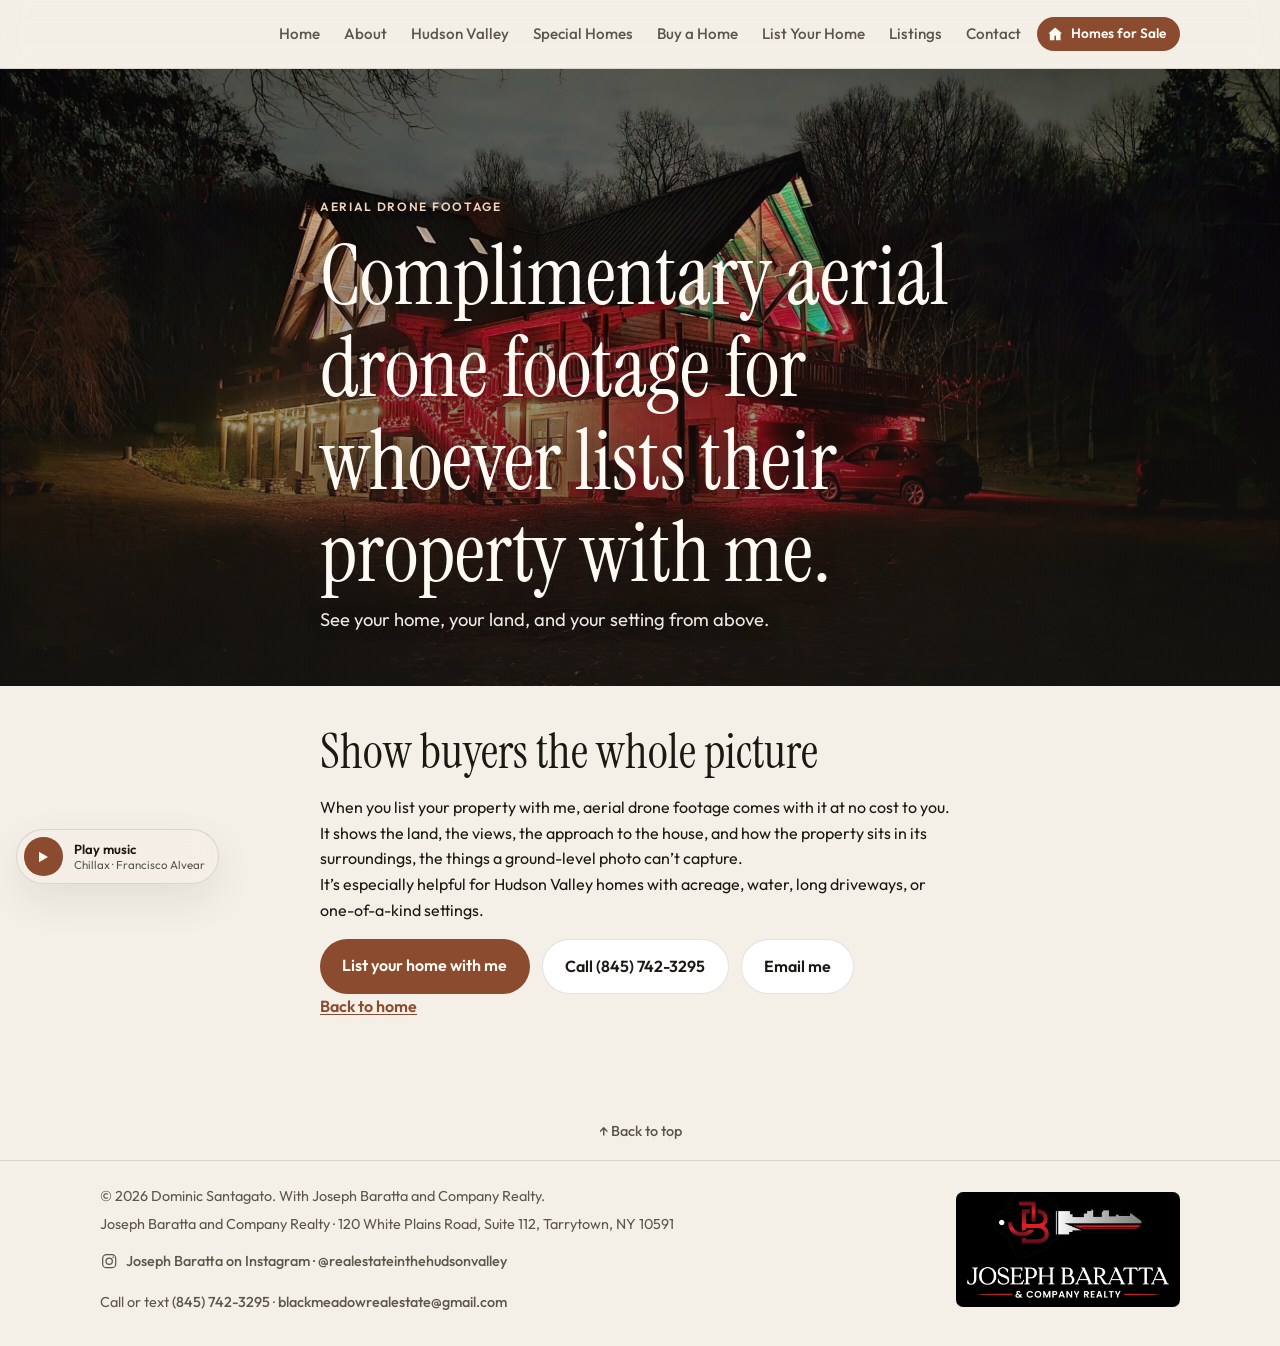
<file: aerial-drone.html>
<!DOCTYPE html>
<html lang="en">
<head>
  <meta charset="UTF-8">
  <meta name="viewport" content="width=device-width, initial-scale=1">
  <title>Complimentary Aerial Drone Footage | Dom Sells For You</title>
  <meta name="description" content="Complimentary aerial drone footage for whoever lists their property with Dominic Santagato in the Hudson Valley.">
  <link rel="preconnect" href="https://fonts.googleapis.com">
  <link rel="preconnect" href="https://fonts.gstatic.com" crossorigin>
  <link href="https://fonts.googleapis.com/css2?family=Instrument+Serif:ital@0;1&family=Outfit:wght@400;500;600&display=swap" rel="stylesheet">
  <link rel="stylesheet" href="styles.css">
</head>
<body>
  <a class="skip" href="#main">Skip to content</a>

  <header class="site-header" id="top">
    <div class="wrap header-inner">
      <a class="logo" href="index.html">Dom Sells For You</a>
      <div class="header-right">
      <nav id="primary-nav" aria-label="Primary">
        <a href="index.html">Home</a>
        <a href="about.html">About</a>
        <a href="hudson-valley.html">Hudson Valley</a>
        <a href="special-homes.html">Special Homes</a>
        <a href="buy-a-home.html">Buy a Home</a>
        <a href="list-your-home.html">List Your Home</a>
        <a href="listings.html">Listings</a>
        <a href="contact.html">Contact</a>
      </nav>
      <a class="homes-icon" href="listings.html" aria-label="Homes for sale">
        <svg viewBox="0 0 24 24" aria-hidden="true"><path d="M12 3.2 3 11h2v9h6v-6h2v6h6v-9h2L12 3.2z"/></svg>
        <span>Homes for Sale</span>
      </a>
      <button type="button" class="nav-toggle" aria-expanded="false" aria-controls="primary-nav" aria-label="Open menu">
        <span class="nav-toggle-icon" aria-hidden="true"></span>
      </button>
      </div>
    </div>
  </header>

  <main id="main">
    <section class="page-hero page-hero-photo hero-night">
      <div class="page-hero-media" role="img" aria-label="A log home at night, with warm interior lights and red lights along the stair and deck"></div>
      <div class="page-hero-shade"></div>
      <div class="wrap page-hero-inner">
        <p class="eyebrow">Aerial drone footage</p>
        <h1>Complimentary aerial drone footage for whoever lists their property with me.</h1>
        <p class="lede">See your home, your land, and your setting from above.</p>
      </div>
    </section>

    <section class="page-section">
      <div class="wrap about-inner">
        <h2>Show buyers the whole picture</h2>
        <p>When you list your property with me, aerial drone footage comes with it at no cost to you. It shows the land, the views, the approach to the house, and how the property sits in its surroundings, the things a ground-level photo can’t capture.</p>
        <p>It’s especially helpful for Hudson Valley homes with acreage, water, long driveways, or one-of-a-kind settings.</p>
        <p class="page-actions">
          <a class="btn" href="list-your-home.html">List your home with me</a>
          <a class="btn btn-light" href="tel:+18457423295">Call (845) 742-3295</a>
          <a class="btn btn-light" href="mailto:blackmeadowrealestate@gmail.com">Email me</a>
        </p>
        <p><a class="text-link" href="index.html">Back to home</a></p>
      </div>
    </section>
  </main>

  <div class="back-to-top"><a href="#top">↑ Back to top</a></div>
  <footer class="site-footer">
    <div class="wrap footer-inner">
      <div class="footer-copy">
        <p>© 2026 Dominic Santagato. With Joseph Baratta and Company Realty.</p>
        <p class="office-line">Joseph Baratta and Company Realty · 120 White Plains Road, Suite 112, Tarrytown, NY 10591</p>
        <p class="footer-social"><a href="https://www.instagram.com/realestateinthehudsonvalley/" target="_blank" rel="noopener noreferrer"><svg class="ig-icon" viewBox="0 0 24 24" aria-hidden="true"><rect x="3.5" y="3.5" width="17" height="17" rx="5" fill="none" stroke="currentColor" stroke-width="1.6"/><circle cx="12" cy="12" r="4.1" fill="none" stroke="currentColor" stroke-width="1.6"/><circle cx="17.2" cy="6.8" r="1.05" fill="currentColor"/></svg>Joseph Baratta on Instagram · @realestateinthehudsonvalley</a></p>
        <p class="footer-social">Call or text <a href="tel:+18457423295">(845) 742-3295</a> · <a href="mailto:blackmeadowrealestate@gmail.com">blackmeadowrealestate@gmail.com</a></p>
        <p class="visit-count" id="visit-count" hidden></p>
      </div>
      <img class="footer-lockup" src="brand/baratta-lockup.png" width="800" height="410" alt="Joseph Baratta and Company Realty">
    </div>
  </footer>
  <script src="listings-data.js"></script>
  <script src="site.js"></script>
  <script data-goatcounter="https://domsellsforyou.goatcounter.com/count" async src="//gc.zgo.at/count.js"></script>
  <script>
  (function(){var el=document.getElementById('visit-count');if(!el)return;
  fetch('https://domsellsforyou.goatcounter.com/counter/TOTAL.json').then(function(r){return r.ok?r.json():null}).then(function(d){if(d&&d.count){el.textContent='Site visits: '+d.count;el.hidden=false;}}).catch(function(){});})();
  </script>
</body>
</html>
</file>
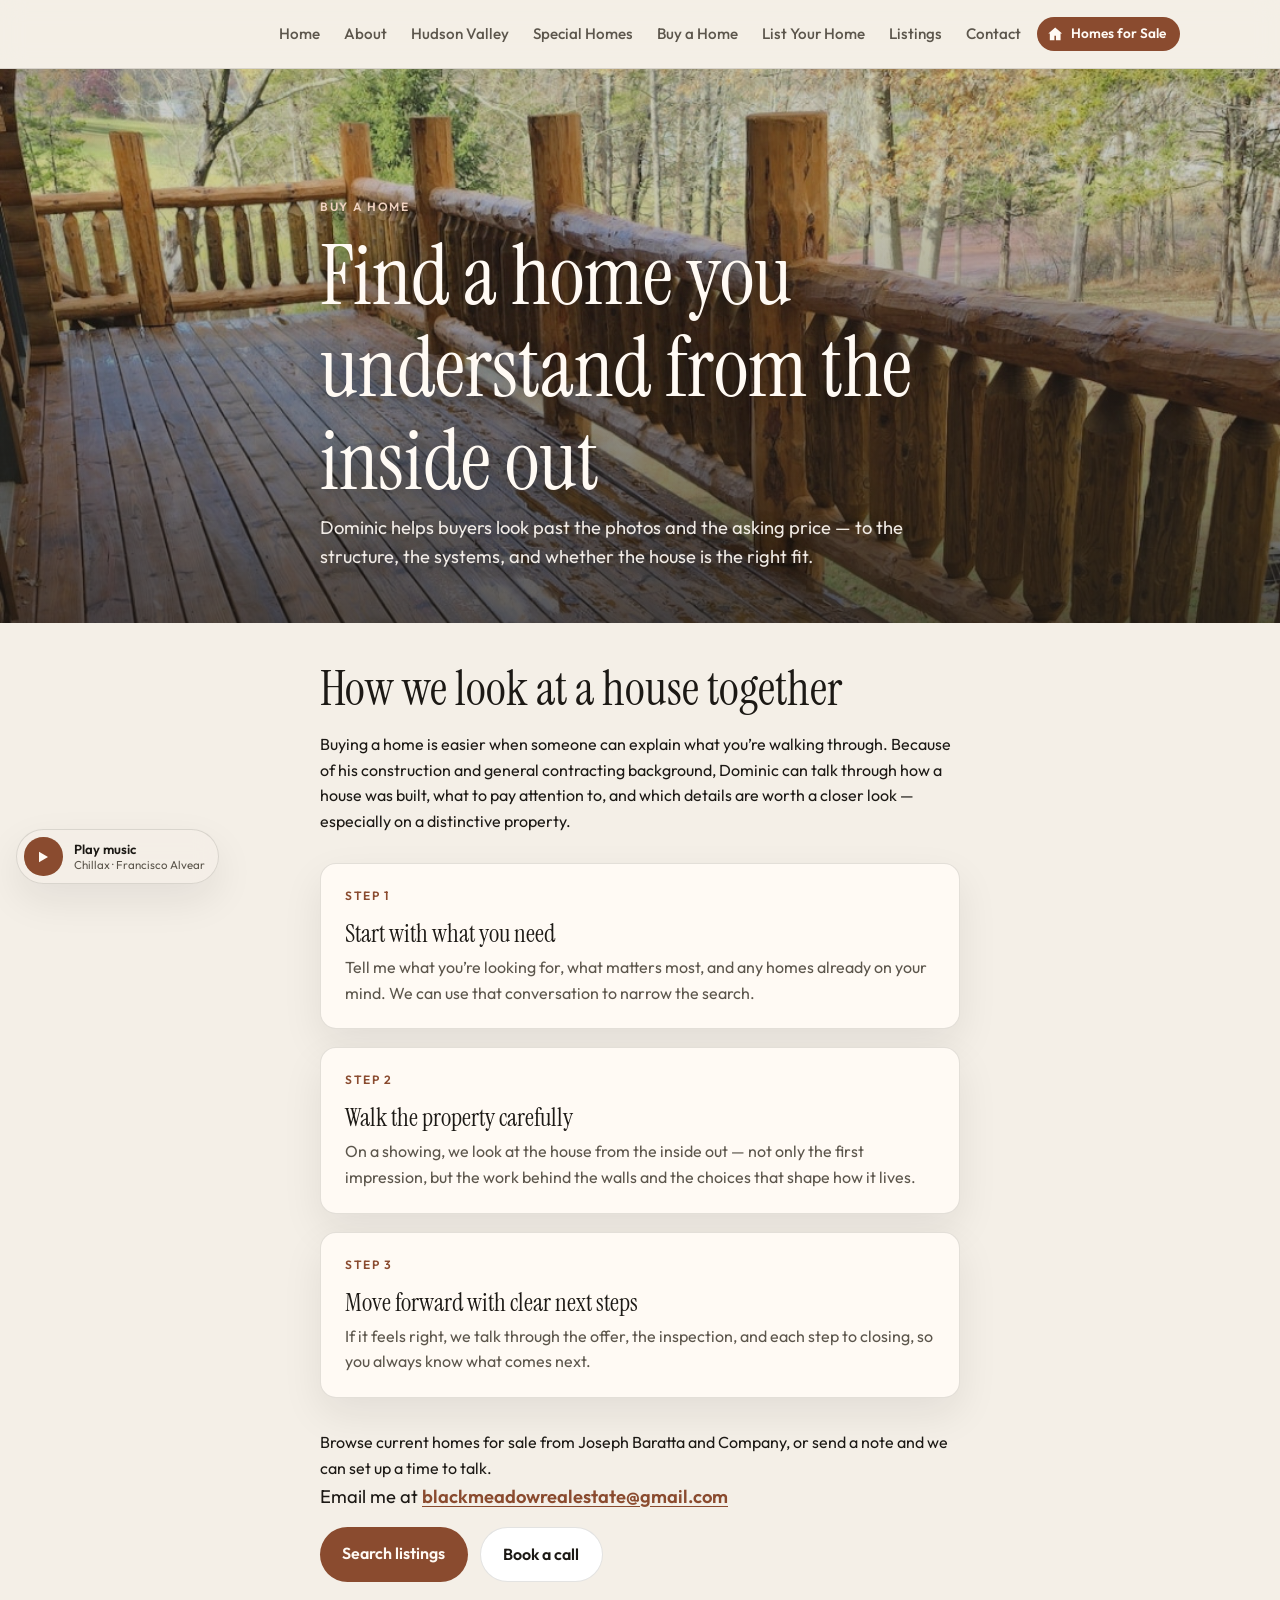
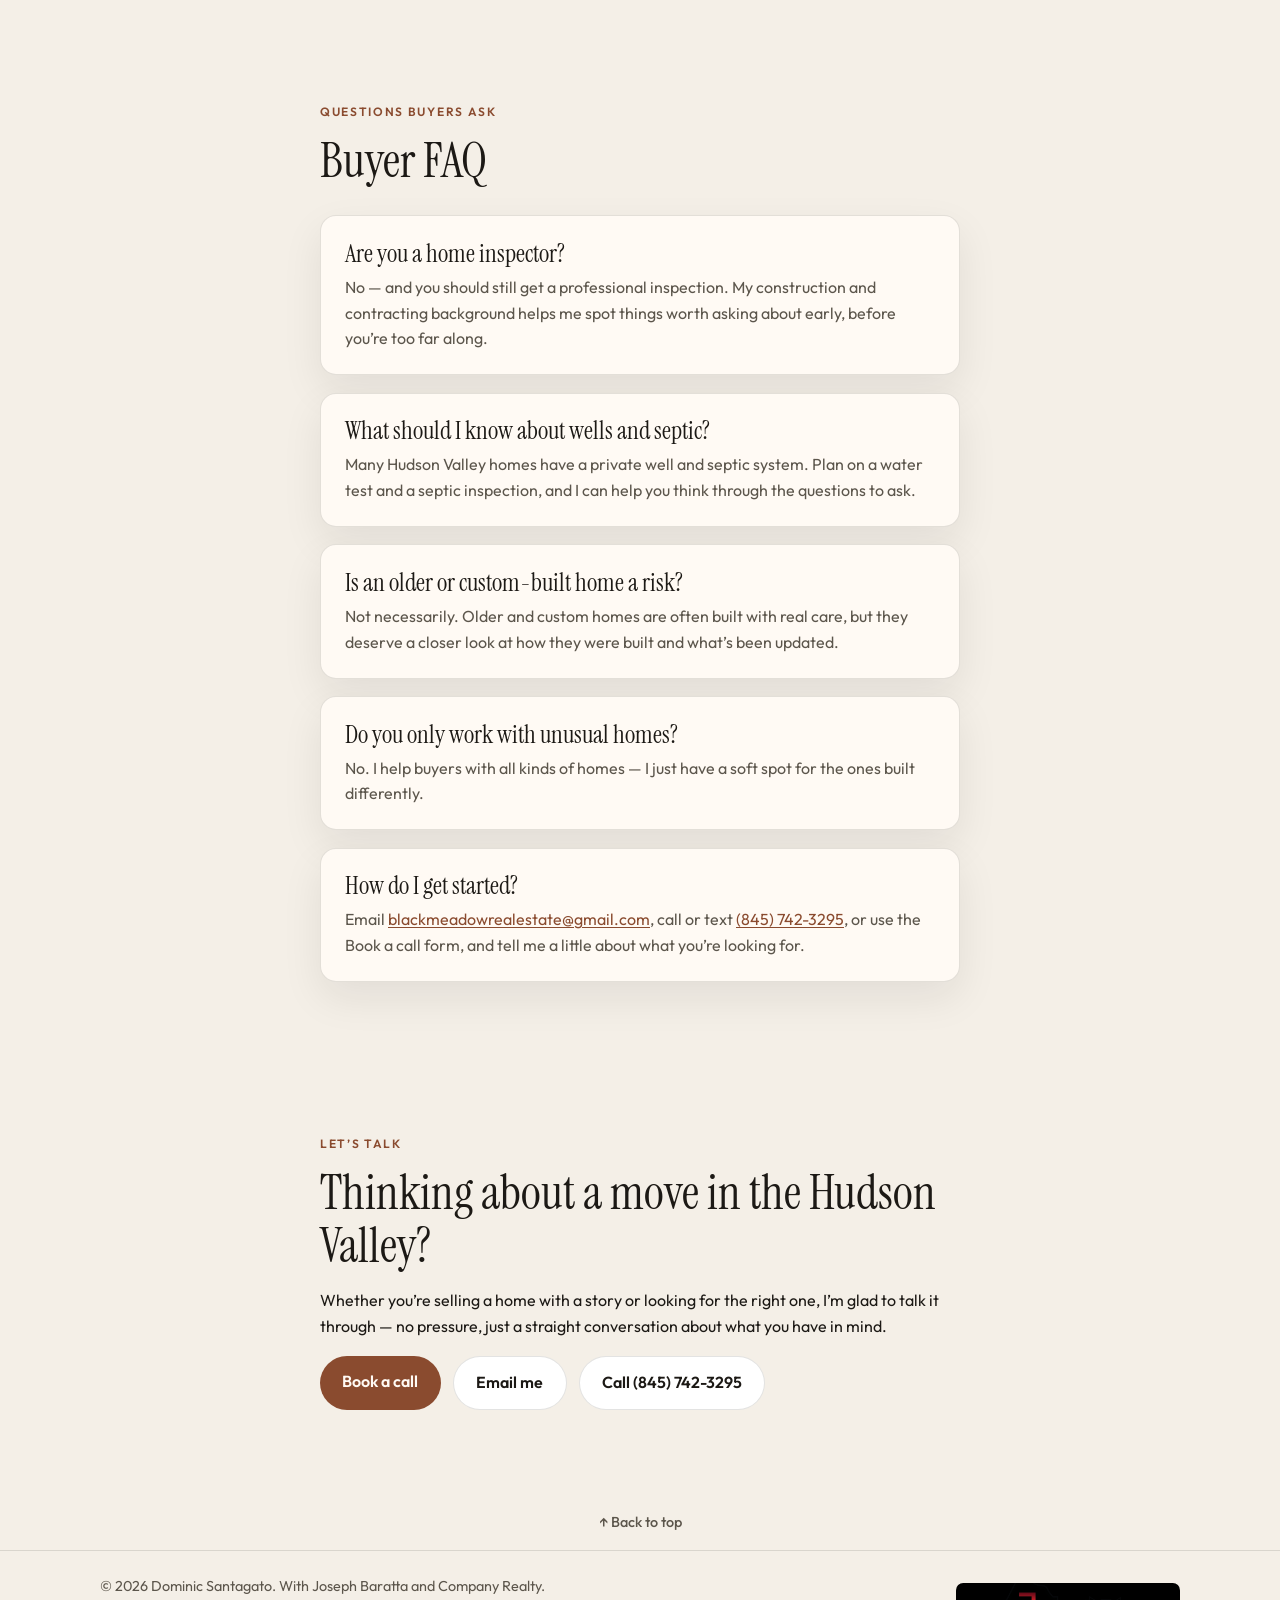
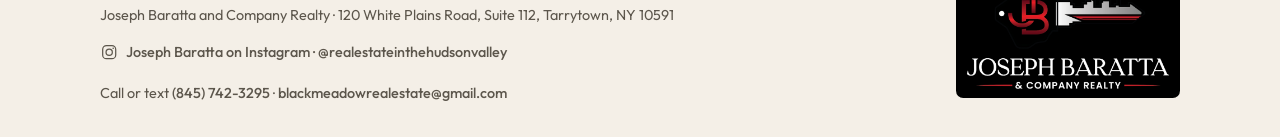
<file: buy-a-home.html>
<!DOCTYPE html>
<html lang="en">
<head>
  <meta charset="UTF-8">
  <meta name="viewport" content="width=device-width, initial-scale=1">
  <title>Buy a Home | Dom Sells For You</title>
  <meta name="description" content="Work with Dominic Santagato to find a home and understand it from the inside out, with Joseph Baratta and Company.">
  <link rel="preconnect" href="https://fonts.googleapis.com">
  <link rel="preconnect" href="https://fonts.gstatic.com" crossorigin>
  <link href="https://fonts.googleapis.com/css2?family=Instrument+Serif:ital@0;1&family=Outfit:wght@400;500;600&display=swap" rel="stylesheet">
  <link rel="stylesheet" href="styles.css">
</head>
<body>
  <a class="skip" href="#main">Skip to content</a>

  <header class="site-header" id="top">
    <div class="wrap header-inner">
      <a class="logo" href="index.html">Dom Sells For You</a>
      <div class="header-right">
      <nav id="primary-nav" aria-label="Primary">
        <a href="index.html">Home</a>
        <a href="about.html">About</a>
        <a href="hudson-valley.html">Hudson Valley</a>
        <a href="special-homes.html">Special Homes</a>
        <a href="buy-a-home.html" aria-current="page">Buy a Home</a>
        <a href="list-your-home.html">List Your Home</a>
        <a href="listings.html">Listings</a>
        <a href="contact.html">Contact</a>
      </nav>
      <a class="homes-icon" href="listings.html" aria-label="Homes for sale">
        <svg viewBox="0 0 24 24" aria-hidden="true"><path d="M12 3.2 3 11h2v9h6v-6h2v6h6v-9h2L12 3.2z"/></svg>
        <span>Homes for Sale</span>
      </a>
      <button type="button" class="nav-toggle" aria-expanded="false" aria-controls="primary-nav" aria-label="Open menu">
        <span class="nav-toggle-icon" aria-hidden="true"></span>
      </button>
      </div>
    </div>
  </header>

  <main id="main">
    <section class="page-hero page-hero-photo page-hero-photo-light hero-deck-fall">
      <div class="page-hero-media" role="img" aria-label="A freshly finished log-home deck in fall, looking out toward the trees"></div>
      <div class="page-hero-shade"></div>
      <div class="wrap page-hero-inner">
        <p class="eyebrow">Buy a Home</p>
        <h1>Find a home you understand from the inside out</h1>
        <p class="lede">Dominic helps buyers look past the photos and the asking price — to the structure, the systems, and whether the house is the right fit.</p>
      </div>
    </section>

    <section class="page-section">
      <div class="wrap about-inner">
        <h2>How we look at a house together</h2>
        <p>Buying a home is easier when someone can explain what you’re walking through. Because of his construction and general contracting background, Dominic can talk through how a house was built, what to pay attention to, and which details are worth a closer look — especially on a distinctive property.</p>
        <div class="process-list">
          <article class="process-item">
            <p class="eyebrow">Step 1</p>
            <h3>Start with what you need</h3>
            <p>Tell me what you’re looking for, what matters most, and any homes already on your mind. We can use that conversation to narrow the search.</p>
          </article>
          <article class="process-item">
            <p class="eyebrow">Step 2</p>
            <h3>Walk the property carefully</h3>
            <p>On a showing, we look at the house from the inside out — not only the first impression, but the work behind the walls and the choices that shape how it lives.</p>
          </article>
          <article class="process-item">
            <p class="eyebrow">Step 3</p>
            <h3>Move forward with clear next steps</h3>
            <p>If it feels right, we talk through the offer, the inspection, and each step to closing, so you always know what comes next.</p>
          </article>
        </div>
        <p>Browse current homes for sale from Joseph Baratta and Company, or send a note and we can set up a time to talk.</p>
        <p class="contact-email">Email me at <a href="mailto:blackmeadowrealestate@gmail.com">blackmeadowrealestate@gmail.com</a></p>
        <p class="page-actions">
          <a class="btn" href="listings.html">Search listings</a>
          <a class="btn btn-light" href="contact.html#book">Book a call</a>
        </p>
      </div>
    </section>
    <section class="page-section">
      <div class="wrap about-inner">
        <p class="eyebrow">Questions buyers ask</p>
        <h2>Buyer FAQ</h2>
        <div class="process-list">
          <article class="process-item">
            <h3>Are you a home inspector?</h3>
            <p>No — and you should still get a professional inspection. My construction and contracting background helps me spot things worth asking about early, before you’re too far along.</p>
          </article>
          <article class="process-item">
            <h3>What should I know about wells and septic?</h3>
            <p>Many Hudson Valley homes have a private well and septic system. Plan on a water test and a septic inspection, and I can help you think through the questions to ask.</p>
          </article>
          <article class="process-item">
            <h3>Is an older or custom-built home a risk?</h3>
            <p>Not necessarily. Older and custom homes are often built with real care, but they deserve a closer look at how they were built and what’s been updated.</p>
          </article>
          <article class="process-item">
            <h3>Do you only work with unusual homes?</h3>
            <p>No. I help buyers with all kinds of homes — I just have a soft spot for the ones built differently.</p>
          </article>
          <article class="process-item">
            <h3>How do I get started?</h3>
            <p>Email <a href="mailto:blackmeadowrealestate@gmail.com">blackmeadowrealestate@gmail.com</a>, call or text <a href="tel:+18457423295">(845) 742-3295</a>, or use the Book a call form, and tell me a little about what you’re looking for.</p>
          </article>
        </div>
      </div>
    </section>
    <section class="page-section">
      <div class="wrap about-inner">
        <p class="eyebrow">Let’s talk</p>
        <h2>Thinking about a move in the Hudson Valley?</h2>
        <p>Whether you’re selling a home with a story or looking for the right one, I’m glad to talk it through — no pressure, just a straight conversation about what you have in mind.</p>
        <p class="page-actions">
          <a class="btn" href="contact.html#book">Book a call</a>
          <a class="btn btn-light" href="mailto:blackmeadowrealestate@gmail.com">Email me</a>
          <a class="btn btn-light" href="tel:+18457423295">Call (845) 742-3295</a>
        </p>
      </div>
    </section>
  </main>

  <div class="back-to-top"><a href="#top">↑ Back to top</a></div>
  <footer class="site-footer">
    <div class="wrap footer-inner">
      <div class="footer-copy">
        <p>© 2026 Dominic Santagato. With Joseph Baratta and Company Realty.</p>
        <p class="office-line">Joseph Baratta and Company Realty · 120 White Plains Road, Suite 112, Tarrytown, NY 10591</p>
        <p class="footer-social"><a href="https://www.instagram.com/realestateinthehudsonvalley/" target="_blank" rel="noopener noreferrer"><svg class="ig-icon" viewBox="0 0 24 24" aria-hidden="true"><rect x="3.5" y="3.5" width="17" height="17" rx="5" fill="none" stroke="currentColor" stroke-width="1.6"/><circle cx="12" cy="12" r="4.1" fill="none" stroke="currentColor" stroke-width="1.6"/><circle cx="17.2" cy="6.8" r="1.05" fill="currentColor"/></svg>Joseph Baratta on Instagram · @realestateinthehudsonvalley</a></p>
        <p class="footer-social">Call or text <a href="tel:+18457423295">(845) 742-3295</a> · <a href="mailto:blackmeadowrealestate@gmail.com">blackmeadowrealestate@gmail.com</a></p>
        <p class="visit-count" id="visit-count" hidden></p>
      </div>
      <img class="footer-lockup" src="brand/baratta-lockup.png" width="800" height="410" alt="Joseph Baratta and Company Realty">
    </div>
  </footer>
  <script src="listings-data.js"></script>
  <script src="site.js"></script>
  <script data-goatcounter="https://domsellsforyou.goatcounter.com/count" async src="//gc.zgo.at/count.js"></script>
  <script>
  (function(){var el=document.getElementById('visit-count');if(!el)return;
  fetch('https://domsellsforyou.goatcounter.com/counter/TOTAL.json').then(function(r){return r.ok?r.json():null}).then(function(d){if(d&&d.count){el.textContent='Site visits: '+d.count;el.hidden=false;}}).catch(function(){});})();
  </script>
</body>
</html>
</file>
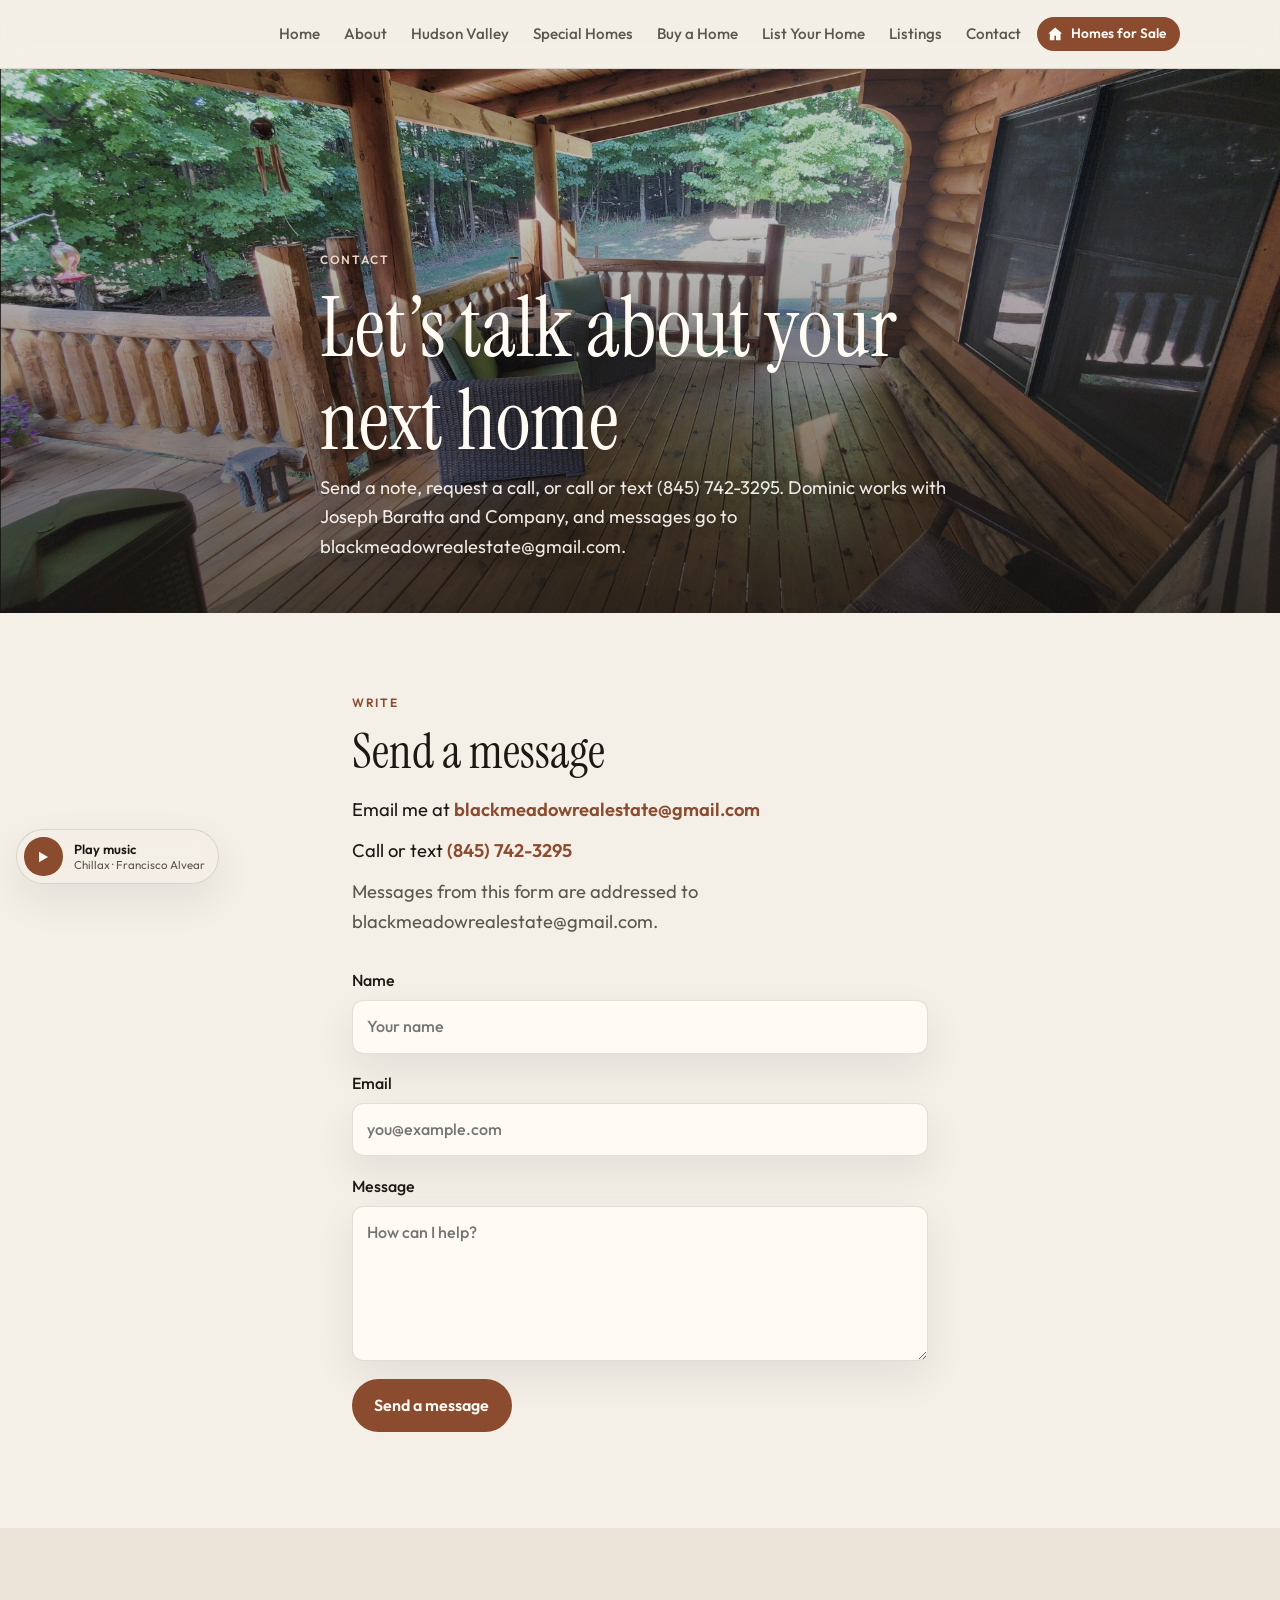
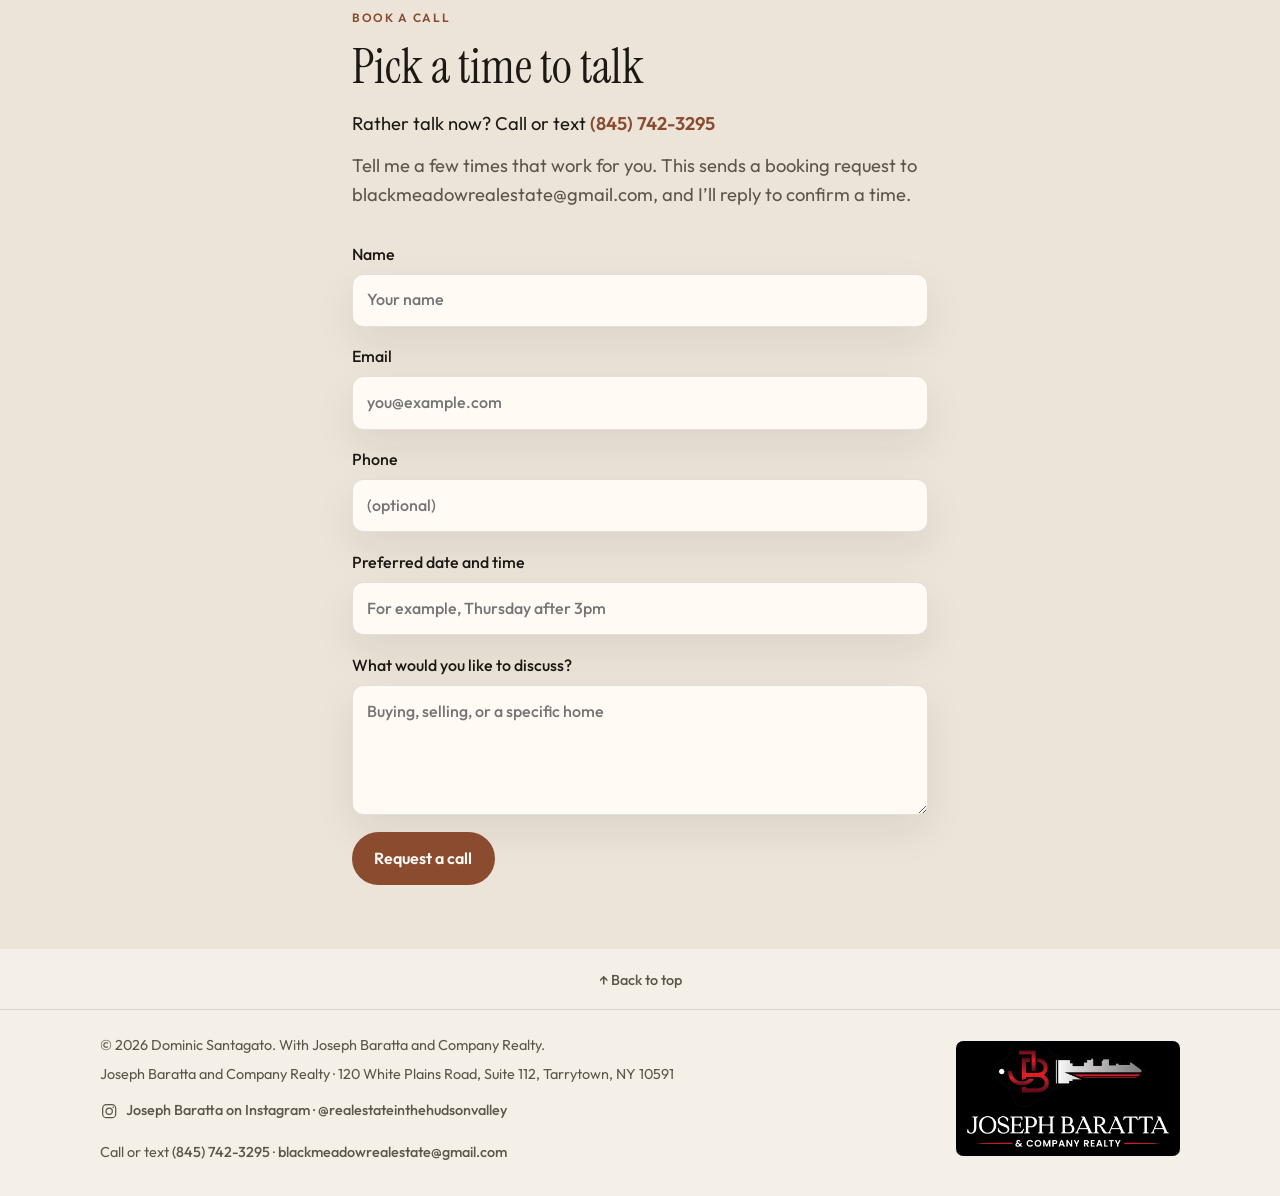
<file: contact.html>
<!DOCTYPE html>
<html lang="en">
<head>
  <meta charset="UTF-8">
  <meta name="viewport" content="width=device-width, initial-scale=1">
  <title>Contact | Dom Sells For You</title>
  <meta name="description" content="Get in touch with Dominic Santagato or request a call. With Joseph Baratta and Company.">
  <link rel="preconnect" href="https://fonts.googleapis.com">
  <link rel="preconnect" href="https://fonts.gstatic.com" crossorigin>
  <link href="https://fonts.googleapis.com/css2?family=Instrument+Serif:ital@0;1&family=Outfit:wght@400;500;600&display=swap" rel="stylesheet">
  <link rel="stylesheet" href="styles.css">
</head>
<body>
  <a class="skip" href="#main">Skip to content</a>

  <header class="site-header" id="top">
    <div class="wrap header-inner">
      <a class="logo" href="index.html">Dom Sells For You</a>
      <div class="header-right">
      <nav id="primary-nav" aria-label="Primary">
        <a href="index.html">Home</a>
        <a href="about.html">About</a>
        <a href="hudson-valley.html">Hudson Valley</a>
        <a href="special-homes.html">Special Homes</a>
        <a href="buy-a-home.html">Buy a Home</a>
        <a href="list-your-home.html">List Your Home</a>
        <a href="listings.html">Listings</a>
        <a href="contact.html" aria-current="page">Contact</a>
      </nav>
      <a class="homes-icon" href="listings.html" aria-label="Homes for sale">
        <svg viewBox="0 0 24 24" aria-hidden="true"><path d="M12 3.2 3 11h2v9h6v-6h2v6h6v-9h2L12 3.2z"/></svg>
        <span>Homes for Sale</span>
      </a>
      <button type="button" class="nav-toggle" aria-expanded="false" aria-controls="primary-nav" aria-label="Open menu">
        <span class="nav-toggle-icon" aria-hidden="true"></span>
      </button>
      </div>
    </div>
  </header>

  <main id="main">
    <section class="page-hero page-hero-photo page-hero-photo-light hero-porch">
      <div class="page-hero-media" role="img" aria-label="A covered log-home porch with seating, looking out into the woods"></div>
      <div class="page-hero-shade"></div>
      <div class="wrap page-hero-inner">
        <p class="eyebrow">Contact</p>
        <h1>Let’s talk about your next home</h1>
        <p class="lede">Send a note, request a call, or call or text (845) 742-3295. Dominic works with Joseph Baratta and Company, and messages go to blackmeadowrealestate@gmail.com.</p>
      </div>
    </section>

    <section id="contact" class="contact">
      <div class="wrap contact-inner">
        <p class="eyebrow">Write</p>
        <h2>Send a message</h2>
        <p class="contact-email">Email me at <a href="mailto:blackmeadowrealestate@gmail.com">blackmeadowrealestate@gmail.com</a></p>
        <p class="contact-email">Call or text <a href="tel:+18457423295">(845) 742-3295</a></p>
        <p class="contact-note">Messages from this form are addressed to blackmeadowrealestate@gmail.com.</p>
        <form id="lead-form" data-email-to="blackmeadowrealestate@gmail.com" data-email-type="lead">
          <label>
            Name
            <input type="text" name="name" autocomplete="name" required placeholder="Your name">
          </label>
          <label>
            Email
            <input type="email" name="email" autocomplete="email" required placeholder="you@example.com">
          </label>
          <label>
            Message
            <textarea name="message" rows="5" required placeholder="How can I help?"></textarea>
          </label>
          <button class="btn" type="submit">Send a message</button>
          <p class="form-status" hidden></p>
        </form>
      </div>
    </section>

    <section id="book" class="book">
      <div class="wrap contact-inner">
        <p class="eyebrow">Book a call</p>
        <h2>Pick a time to talk</h2>
        <p class="contact-email">Rather talk now? Call or text <a href="tel:+18457423295">(845) 742-3295</a></p>
        <p class="contact-note">Tell me a few times that work for you. This sends a booking request to blackmeadowrealestate@gmail.com, and I’ll reply to confirm a time.</p>
        <form id="book-form" data-email-to="blackmeadowrealestate@gmail.com" data-email-type="booking">
          <label>
            Name
            <input type="text" name="name" autocomplete="name" required placeholder="Your name">
          </label>
          <label>
            Email
            <input type="email" name="email" autocomplete="email" required placeholder="you@example.com">
          </label>
          <label>
            Phone
            <input type="tel" name="phone" autocomplete="tel" placeholder="(optional)">
          </label>
          <label>
            Preferred date and time
            <input type="text" name="preferred" required placeholder="For example, Thursday after 3pm">
          </label>
          <label>
            What would you like to discuss?
            <textarea name="message" rows="4" placeholder="Buying, selling, or a specific home"></textarea>
          </label>
          <button class="btn" type="submit">Request a call</button>
          <p class="form-status" hidden></p>
        </form>
      </div>
    </section>
  </main>

  <div class="back-to-top"><a href="#top">↑ Back to top</a></div>
  <footer class="site-footer">
    <div class="wrap footer-inner">
      <div class="footer-copy">
        <p>© 2026 Dominic Santagato. With Joseph Baratta and Company Realty.</p>
        <p class="office-line">Joseph Baratta and Company Realty · 120 White Plains Road, Suite 112, Tarrytown, NY 10591</p>
        <p class="footer-social"><a href="https://www.instagram.com/realestateinthehudsonvalley/" target="_blank" rel="noopener noreferrer"><svg class="ig-icon" viewBox="0 0 24 24" aria-hidden="true"><rect x="3.5" y="3.5" width="17" height="17" rx="5" fill="none" stroke="currentColor" stroke-width="1.6"/><circle cx="12" cy="12" r="4.1" fill="none" stroke="currentColor" stroke-width="1.6"/><circle cx="17.2" cy="6.8" r="1.05" fill="currentColor"/></svg>Joseph Baratta on Instagram · @realestateinthehudsonvalley</a></p>
        <p class="footer-social">Call or text <a href="tel:+18457423295">(845) 742-3295</a> · <a href="mailto:blackmeadowrealestate@gmail.com">blackmeadowrealestate@gmail.com</a></p>
        <p class="visit-count" id="visit-count" hidden></p>
      </div>
      <img class="footer-lockup" src="brand/baratta-lockup.png" width="800" height="410" alt="Joseph Baratta and Company Realty">
    </div>
  </footer>
  <script src="listings-data.js"></script>
  <script src="site.js"></script>
  <script data-goatcounter="https://domsellsforyou.goatcounter.com/count" async src="//gc.zgo.at/count.js"></script>
  <script>
  (function(){var el=document.getElementById('visit-count');if(!el)return;
  fetch('https://domsellsforyou.goatcounter.com/counter/TOTAL.json').then(function(r){return r.ok?r.json():null}).then(function(d){if(d&&d.count){el.textContent='Site visits: '+d.count;el.hidden=false;}}).catch(function(){});})();
  </script>
</body>
</html>
</file>
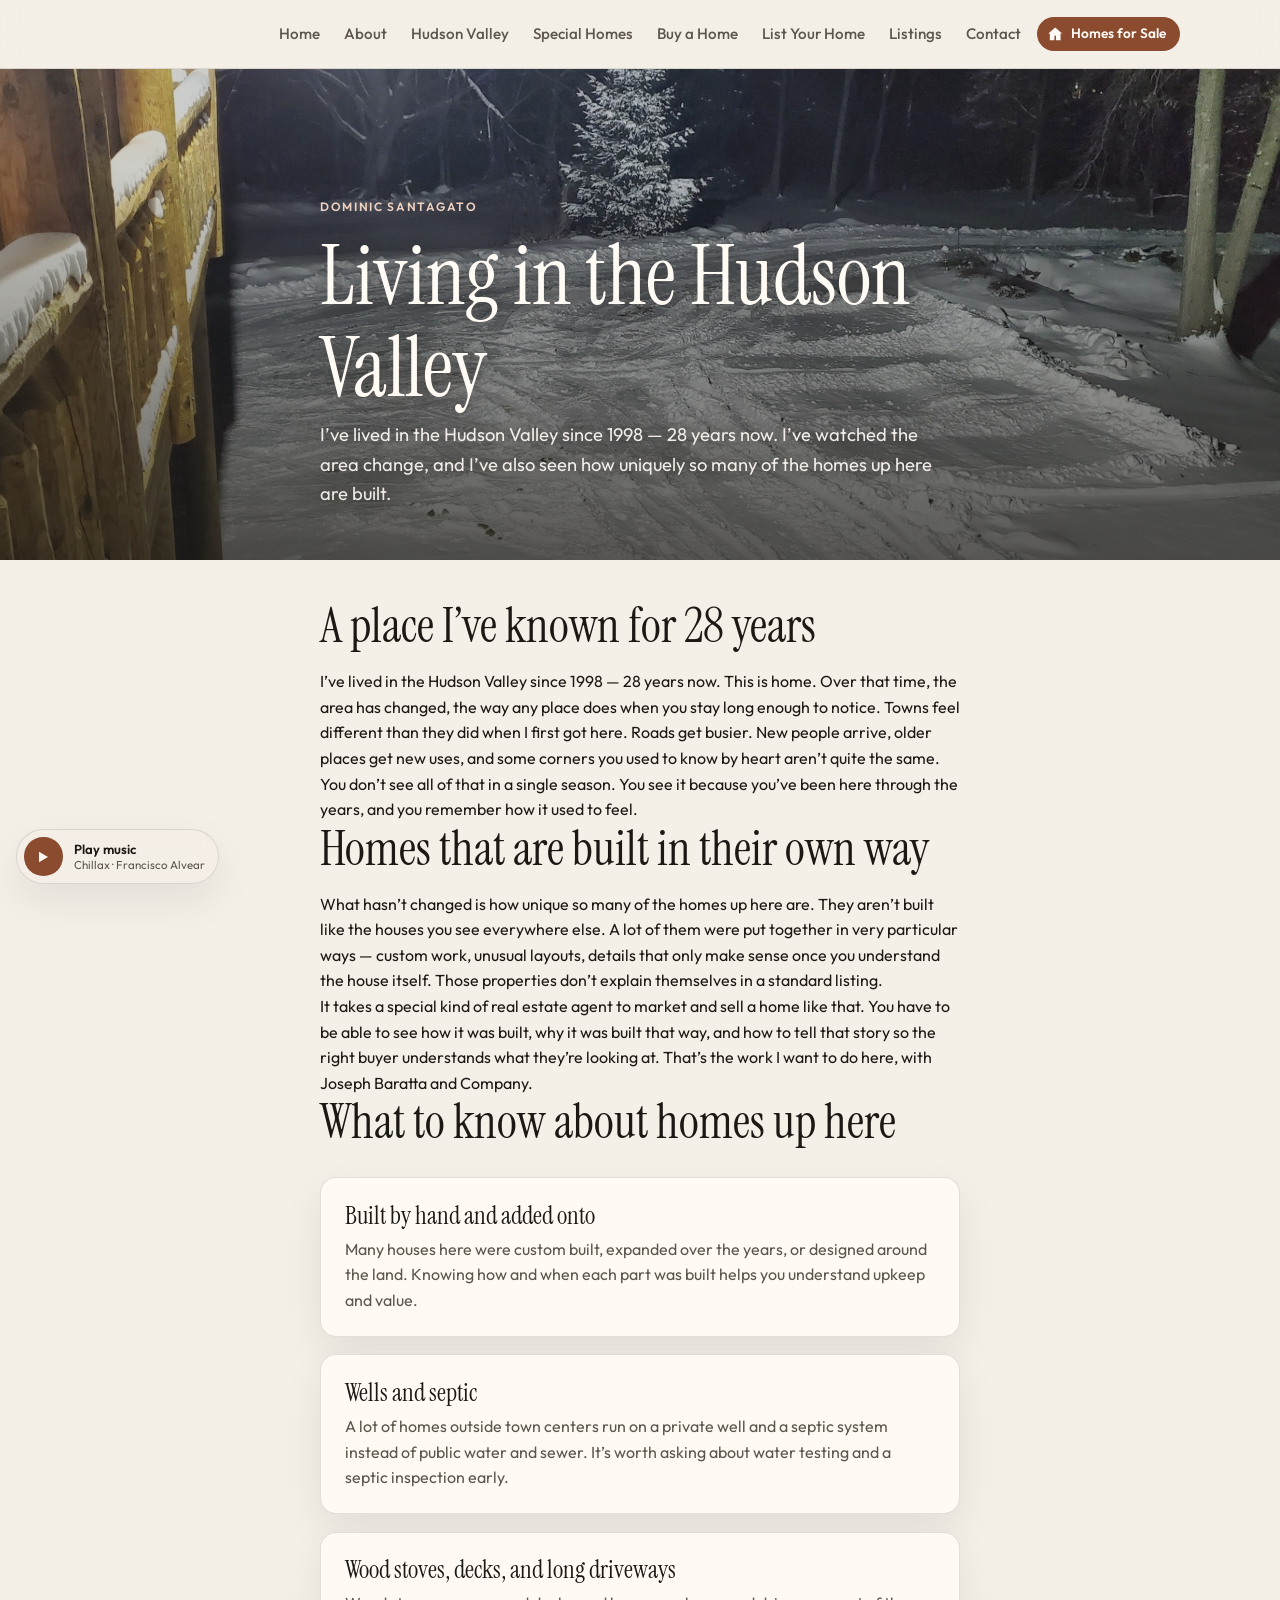
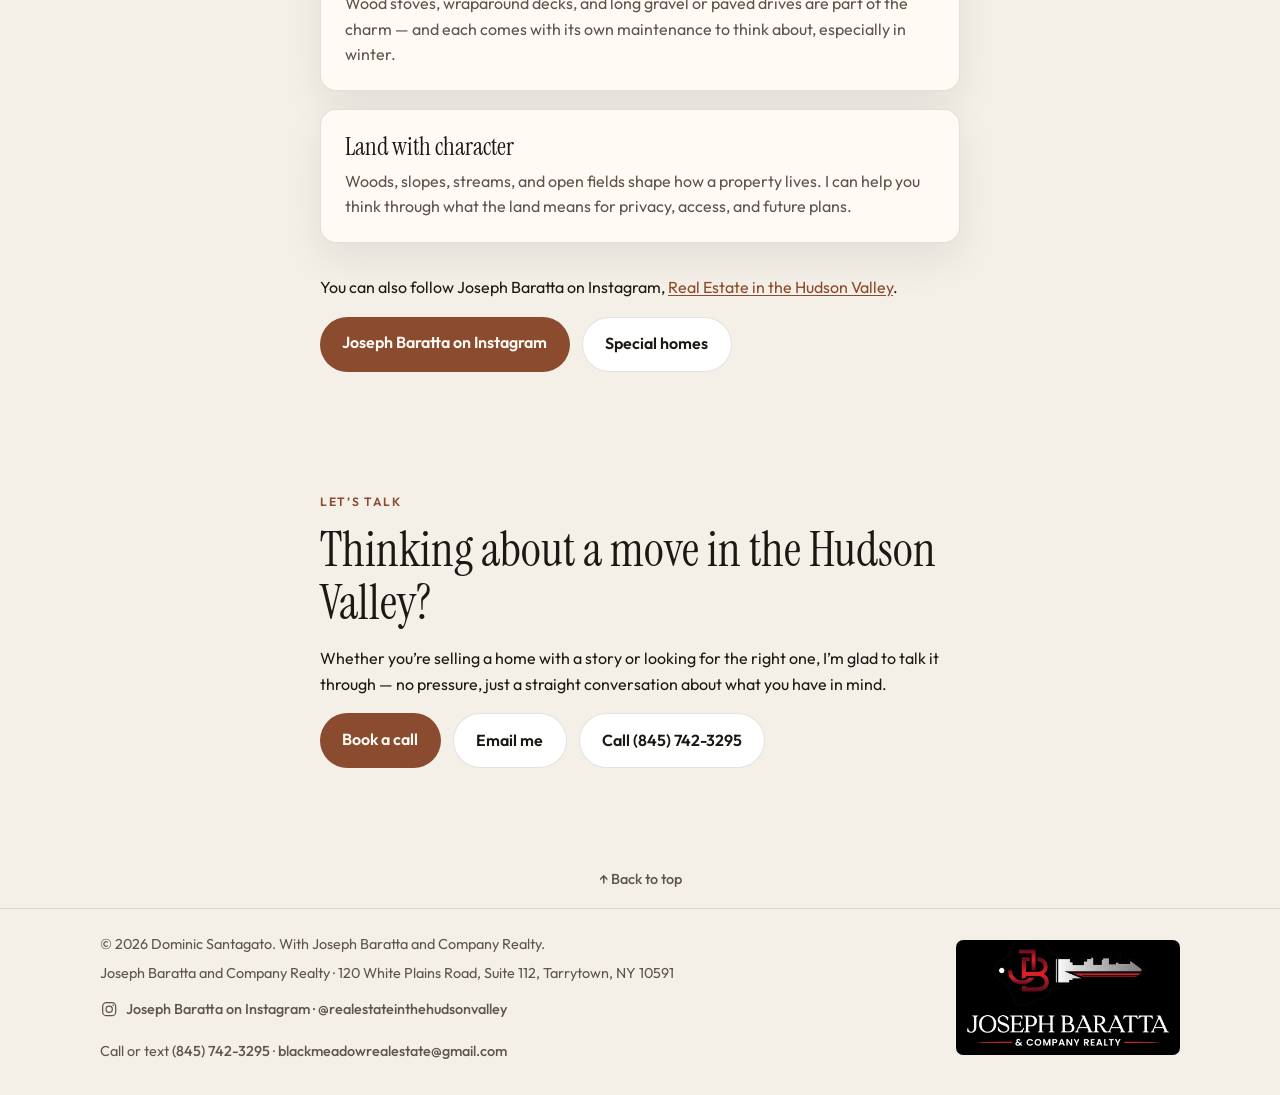
<file: hudson-valley.html>
<!DOCTYPE html>
<html lang="en">
<head>
  <meta charset="UTF-8">
  <meta name="viewport" content="width=device-width, initial-scale=1">
  <title>Living in the Hudson Valley | Dom Sells For You</title>
  <meta name="description" content="Dominic Santagato on living in the Hudson Valley since 1998 — 28 years — how the area has changed, and why unique homes up here need a special kind of real estate agent.">
  <link rel="preconnect" href="https://fonts.googleapis.com">
  <link rel="preconnect" href="https://fonts.gstatic.com" crossorigin>
  <link href="https://fonts.googleapis.com/css2?family=Instrument+Serif:ital@0;1&family=Outfit:wght@400;500;600&display=swap" rel="stylesheet">
  <link rel="stylesheet" href="styles.css">
</head>
<body>
  <a class="skip" href="#main">Skip to content</a>

  <header class="site-header" id="top">
    <div class="wrap header-inner">
      <a class="logo" href="index.html">Dom Sells For You</a>
      <div class="header-right">
      <nav id="primary-nav" aria-label="Primary">
        <a href="index.html">Home</a>
        <a href="about.html">About</a>
        <a href="hudson-valley.html" aria-current="page">Hudson Valley</a>
        <a href="special-homes.html">Special Homes</a>
        <a href="buy-a-home.html">Buy a Home</a>
        <a href="list-your-home.html">List Your Home</a>
        <a href="listings.html">Listings</a>
        <a href="contact.html">Contact</a>
      </nav>
      <a class="homes-icon" href="listings.html" aria-label="Homes for sale">
        <svg viewBox="0 0 24 24" aria-hidden="true"><path d="M12 3.2 3 11h2v9h6v-6h2v6h6v-9h2L12 3.2z"/></svg>
        <span>Homes for Sale</span>
      </a>
      <button type="button" class="nav-toggle" aria-expanded="false" aria-controls="primary-nav" aria-label="Open menu">
        <span class="nav-toggle-icon" aria-hidden="true"></span>
      </button>
      </div>
    </div>
  </header>

  <main id="main">
    <section class="page-hero page-hero-photo hero-driveway-snow">
      <div class="page-hero-media" role="img" aria-label="A snowy driveway and woods at night, seen from a log-home deck"></div>
      <div class="page-hero-shade"></div>
      <div class="wrap page-hero-inner">
        <p class="eyebrow">Dominic Santagato</p>
        <h1>Living in the Hudson Valley</h1>
        <p class="lede">I’ve lived in the Hudson Valley since 1998 — 28 years now. I’ve watched the area change, and I’ve also seen how uniquely so many of the homes up here are built.</p>
      </div>
    </section>

    <section class="page-section">
      <div class="wrap about-inner">
        <h2>A place I’ve known for 28 years</h2>
        <p>I’ve lived in the Hudson Valley since 1998 — 28 years now. This is home. Over that time, the area has changed, the way any place does when you stay long enough to notice. Towns feel different than they did when I first got here. Roads get busier. New people arrive, older places get new uses, and some corners you used to know by heart aren’t quite the same.</p>
        <p>You don’t see all of that in a single season. You see it because you’ve been here through the years, and you remember how it used to feel.</p>
        <h2>Homes that are built in their own way</h2>
        <p>What hasn’t changed is how unique so many of the homes up here are. They aren’t built like the houses you see everywhere else. A lot of them were put together in very particular ways — custom work, unusual layouts, details that only make sense once you understand the house itself. Those properties don’t explain themselves in a standard listing.</p>
        <p>It takes a special kind of real estate agent to market and sell a home like that. You have to be able to see how it was built, why it was built that way, and how to tell that story so the right buyer understands what they’re looking at. That’s the work I want to do here, with Joseph Baratta and Company.</p>
        <h2>What to know about homes up here</h2>
        <div class="process-list">
          <article class="process-item">
            <h3>Built by hand and added onto</h3>
            <p>Many houses here were custom built, expanded over the years, or designed around the land. Knowing how and when each part was built helps you understand upkeep and value.</p>
          </article>
          <article class="process-item">
            <h3>Wells and septic</h3>
            <p>A lot of homes outside town centers run on a private well and a septic system instead of public water and sewer. It’s worth asking about water testing and a septic inspection early.</p>
          </article>
          <article class="process-item">
            <h3>Wood stoves, decks, and long driveways</h3>
            <p>Wood stoves, wraparound decks, and long gravel or paved drives are part of the charm — and each comes with its own maintenance to think about, especially in winter.</p>
          </article>
          <article class="process-item">
            <h3>Land with character</h3>
            <p>Woods, slopes, streams, and open fields shape how a property lives. I can help you think through what the land means for privacy, access, and future plans.</p>
          </article>
        </div>
        <p>You can also follow Joseph Baratta on Instagram, <a href="https://www.instagram.com/realestateinthehudsonvalley/" target="_blank" rel="noopener noreferrer">Real Estate in the Hudson Valley</a>.</p>
        <p class="page-actions">
          <a class="btn" href="https://www.instagram.com/realestateinthehudsonvalley/" target="_blank" rel="noopener noreferrer">Joseph Baratta on Instagram</a>
          <a class="btn btn-light" href="special-homes.html">Special homes</a>
        </p>
      </div>
    </section>
    <section class="page-section">
      <div class="wrap about-inner">
        <p class="eyebrow">Let’s talk</p>
        <h2>Thinking about a move in the Hudson Valley?</h2>
        <p>Whether you’re selling a home with a story or looking for the right one, I’m glad to talk it through — no pressure, just a straight conversation about what you have in mind.</p>
        <p class="page-actions">
          <a class="btn" href="contact.html#book">Book a call</a>
          <a class="btn btn-light" href="mailto:blackmeadowrealestate@gmail.com">Email me</a>
          <a class="btn btn-light" href="tel:+18457423295">Call (845) 742-3295</a>
        </p>
      </div>
    </section>
  </main>

  <div class="back-to-top"><a href="#top">↑ Back to top</a></div>
  <footer class="site-footer">
    <div class="wrap footer-inner">
      <div class="footer-copy">
        <p>© 2026 Dominic Santagato. With Joseph Baratta and Company Realty.</p>
        <p class="office-line">Joseph Baratta and Company Realty · 120 White Plains Road, Suite 112, Tarrytown, NY 10591</p>
        <p class="footer-social"><a href="https://www.instagram.com/realestateinthehudsonvalley/" target="_blank" rel="noopener noreferrer"><svg class="ig-icon" viewBox="0 0 24 24" aria-hidden="true"><rect x="3.5" y="3.5" width="17" height="17" rx="5" fill="none" stroke="currentColor" stroke-width="1.6"/><circle cx="12" cy="12" r="4.1" fill="none" stroke="currentColor" stroke-width="1.6"/><circle cx="17.2" cy="6.8" r="1.05" fill="currentColor"/></svg>Joseph Baratta on Instagram · @realestateinthehudsonvalley</a></p>
        <p class="footer-social">Call or text <a href="tel:+18457423295">(845) 742-3295</a> · <a href="mailto:blackmeadowrealestate@gmail.com">blackmeadowrealestate@gmail.com</a></p>
        <p class="visit-count" id="visit-count" hidden></p>
      </div>
      <img class="footer-lockup" src="brand/baratta-lockup.png" width="800" height="410" alt="Joseph Baratta and Company Realty">
    </div>
  </footer>
  <script src="listings-data.js"></script>
  <script src="site.js"></script>
  <script data-goatcounter="https://domsellsforyou.goatcounter.com/count" async src="//gc.zgo.at/count.js"></script>
  <script>
  (function(){var el=document.getElementById('visit-count');if(!el)return;
  fetch('https://domsellsforyou.goatcounter.com/counter/TOTAL.json').then(function(r){return r.ok?r.json():null}).then(function(d){if(d&&d.count){el.textContent='Site visits: '+d.count;el.hidden=false;}}).catch(function(){});})();
  </script>
</body>
</html>
</file>
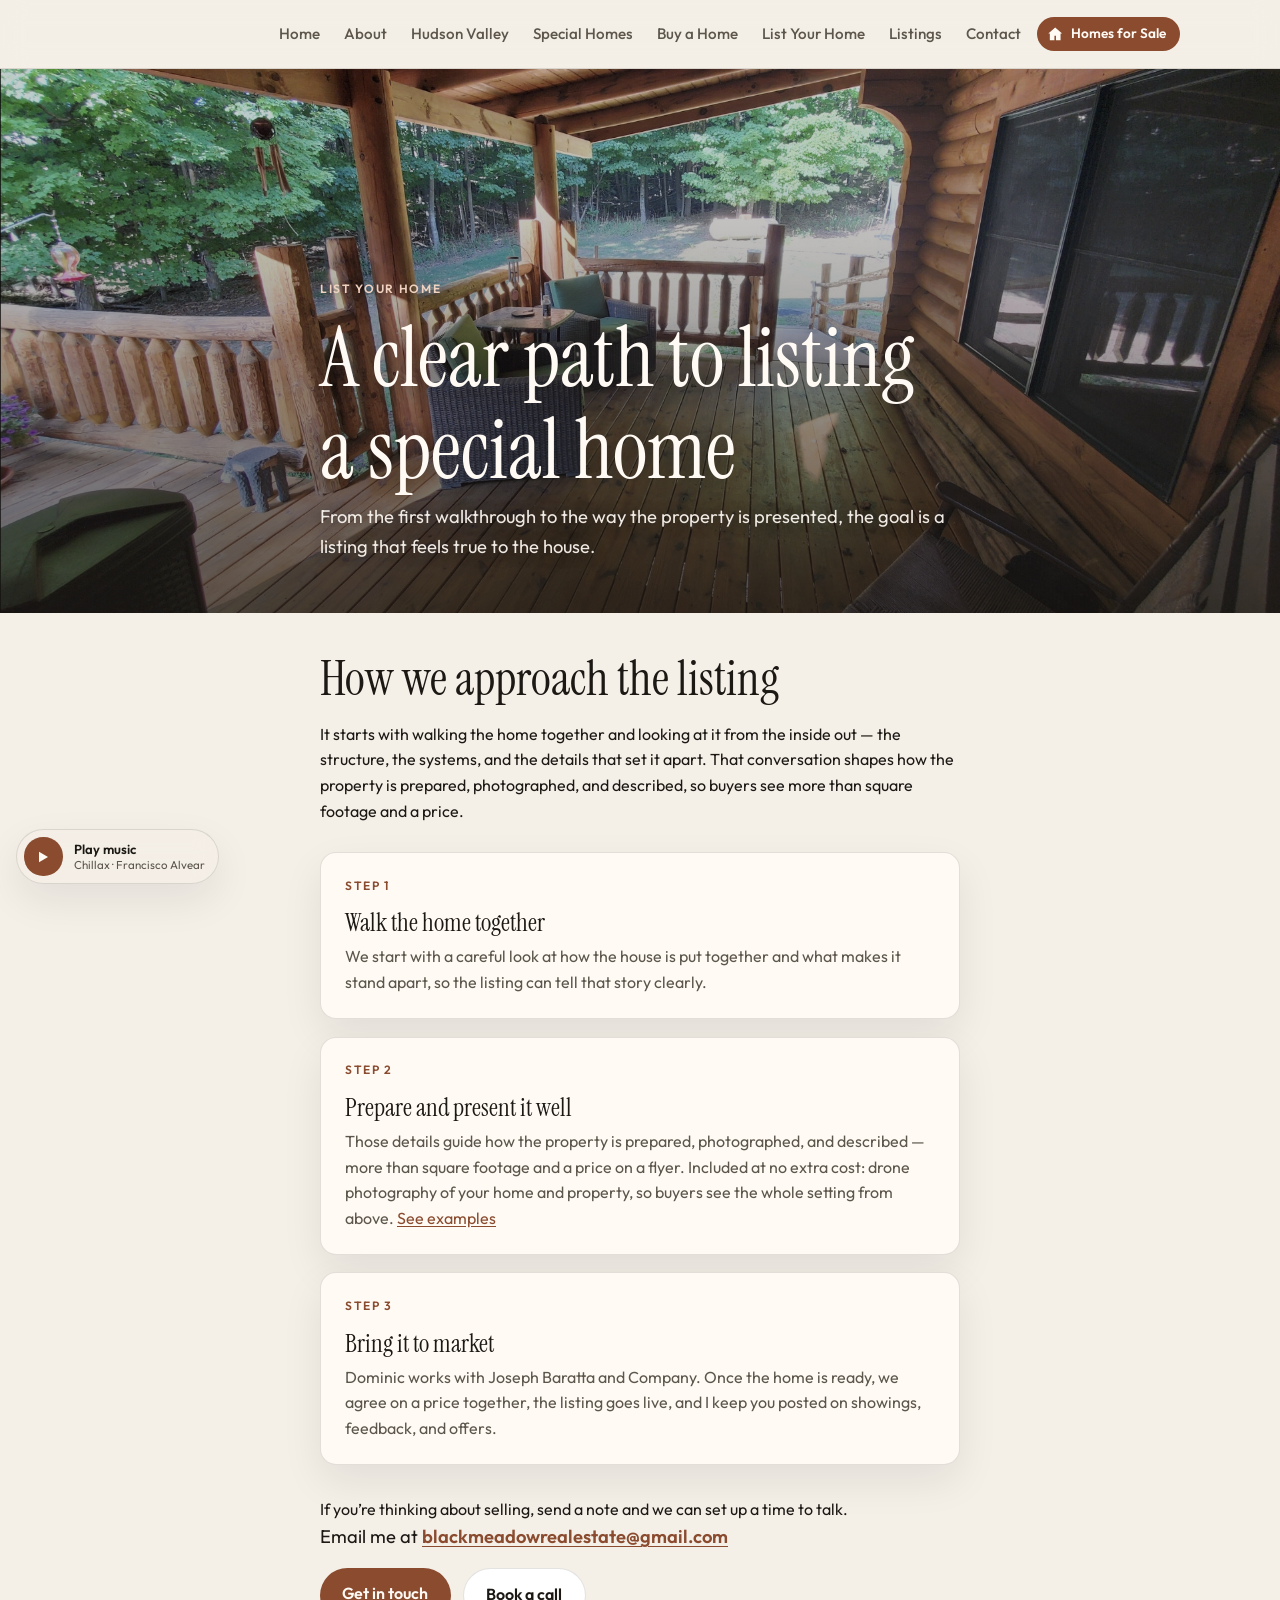
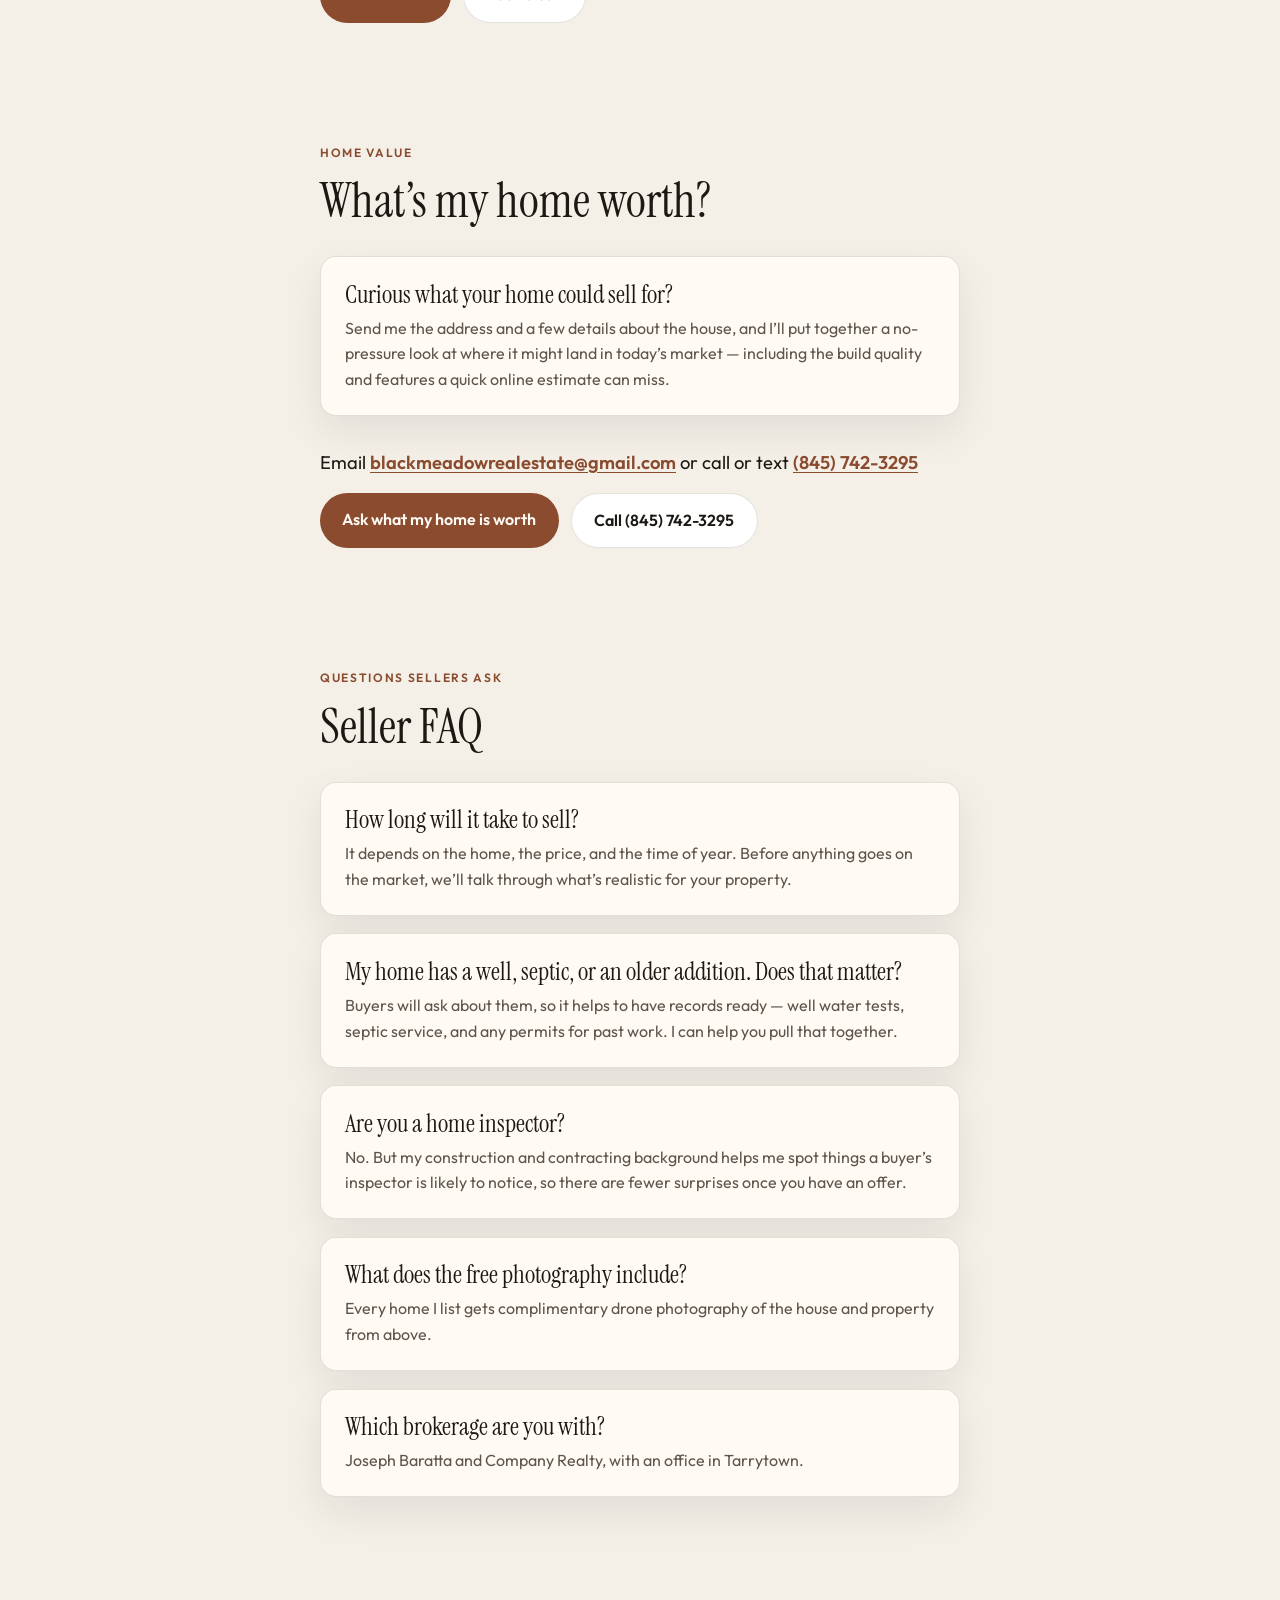
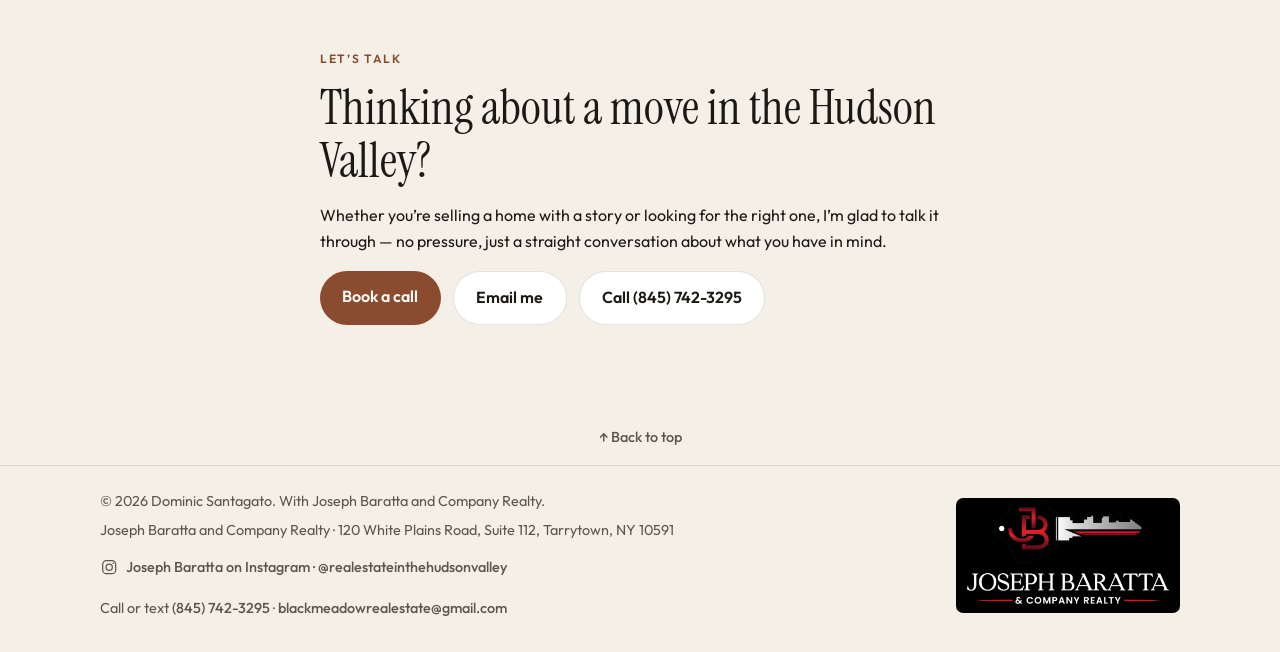
<file: list-your-home.html>
<!DOCTYPE html>
<html lang="en">
<head>
  <meta charset="UTF-8">
  <meta name="viewport" content="width=device-width, initial-scale=1">
  <title>List Your Home | Dom Sells For You</title>
  <meta name="description" content="Work with Dominic Santagato to list a special home — preparation, positioning, and a clear path to market.">
  <link rel="preconnect" href="https://fonts.googleapis.com">
  <link rel="preconnect" href="https://fonts.gstatic.com" crossorigin>
  <link href="https://fonts.googleapis.com/css2?family=Instrument+Serif:ital@0;1&family=Outfit:wght@400;500;600&display=swap" rel="stylesheet">
  <link rel="stylesheet" href="styles.css">
</head>
<body>
  <a class="skip" href="#main">Skip to content</a>

  <header class="site-header" id="top">
    <div class="wrap header-inner">
      <a class="logo" href="index.html">Dom Sells For You</a>
      <div class="header-right">
      <nav id="primary-nav" aria-label="Primary">
        <a href="index.html">Home</a>
        <a href="about.html">About</a>
        <a href="hudson-valley.html">Hudson Valley</a>
        <a href="special-homes.html">Special Homes</a>
        <a href="buy-a-home.html">Buy a Home</a>
        <a href="list-your-home.html" aria-current="page">List Your Home</a>
        <a href="listings.html">Listings</a>
        <a href="contact.html">Contact</a>
      </nav>
      <a class="homes-icon" href="listings.html" aria-label="Homes for sale">
        <svg viewBox="0 0 24 24" aria-hidden="true"><path d="M12 3.2 3 11h2v9h6v-6h2v6h6v-9h2L12 3.2z"/></svg>
        <span>Homes for Sale</span>
      </a>
      <button type="button" class="nav-toggle" aria-expanded="false" aria-controls="primary-nav" aria-label="Open menu">
        <span class="nav-toggle-icon" aria-hidden="true"></span>
      </button>
      </div>
    </div>
  </header>

  <main id="main">
    <section class="page-hero page-hero-photo page-hero-photo-light hero-porch">
      <div class="page-hero-media" role="img" aria-label="A covered log-home porch with seating, looking out into the woods"></div>
      <div class="page-hero-shade"></div>
      <div class="wrap page-hero-inner">
        <p class="eyebrow">List Your Home</p>
        <h1>A clear path to listing a special home</h1>
        <p class="lede">From the first walkthrough to the way the property is presented, the goal is a listing that feels true to the house.</p>
      </div>
    </section>

    <section class="page-section">
      <div class="wrap about-inner">
        <h2>How we approach the listing</h2>
        <p>It starts with walking the home together and looking at it from the inside out — the structure, the systems, and the details that set it apart. That conversation shapes how the property is prepared, photographed, and described, so buyers see more than square footage and a price.</p>
        <div class="process-list">
          <article class="process-item">
            <p class="eyebrow">Step 1</p>
            <h3>Walk the home together</h3>
            <p>We start with a careful look at how the house is put together and what makes it stand apart, so the listing can tell that story clearly.</p>
          </article>
          <article class="process-item">
            <p class="eyebrow">Step 2</p>
            <h3>Prepare and present it well</h3>
            <p>Those details guide how the property is prepared, photographed, and described — more than square footage and a price on a flyer. Included at no extra cost: drone photography of your home and property, so buyers see the whole setting from above. <a href="about.html#drone-heading">See examples</a></p>
          </article>
          <article class="process-item">
            <p class="eyebrow">Step 3</p>
            <h3>Bring it to market</h3>
            <p>Dominic works with Joseph Baratta and Company. Once the home is ready, we agree on a price together, the listing goes live, and I keep you posted on showings, feedback, and offers.</p>
          </article>
        </div>
        <p>If you’re thinking about selling, send a note and we can set up a time to talk.</p>
        <p class="contact-email">Email me at <a href="mailto:blackmeadowrealestate@gmail.com">blackmeadowrealestate@gmail.com</a></p>
        <p class="page-actions">
          <a class="btn" href="contact.html">Get in touch</a>
          <a class="btn btn-light" href="contact.html#book">Book a call</a>
        </p>
      </div>
    </section>
    <section id="home-value" class="page-section">
      <div class="wrap about-inner">
        <p class="eyebrow">Home value</p>
        <h2>What’s my home worth?</h2>
        <div class="process-list">
          <article class="process-item">
            <h3>Curious what your home could sell for?</h3>
            <p>Send me the address and a few details about the house, and I’ll put together a no-pressure look at where it might land in today’s market — including the build quality and features a quick online estimate can miss.</p>
          </article>
        </div>
        <p class="contact-email">Email <a href="mailto:blackmeadowrealestate@gmail.com">blackmeadowrealestate@gmail.com</a> or call or text <a href="tel:+18457423295">(845) 742-3295</a></p>
        <p class="page-actions">
          <a class="btn" href="mailto:blackmeadowrealestate@gmail.com?subject=What%E2%80%99s%20my%20home%20worth%3F">Ask what my home is worth</a>
          <a class="btn btn-light" href="tel:+18457423295">Call (845) 742-3295</a>
        </p>
      </div>
    </section>

    <section class="page-section">
      <div class="wrap about-inner">
        <p class="eyebrow">Questions sellers ask</p>
        <h2>Seller FAQ</h2>
        <div class="process-list">
          <article class="process-item">
            <h3>How long will it take to sell?</h3>
            <p>It depends on the home, the price, and the time of year. Before anything goes on the market, we’ll talk through what’s realistic for your property.</p>
          </article>
          <article class="process-item">
            <h3>My home has a well, septic, or an older addition. Does that matter?</h3>
            <p>Buyers will ask about them, so it helps to have records ready — well water tests, septic service, and any permits for past work. I can help you pull that together.</p>
          </article>
          <article class="process-item">
            <h3>Are you a home inspector?</h3>
            <p>No. But my construction and contracting background helps me spot things a buyer’s inspector is likely to notice, so there are fewer surprises once you have an offer.</p>
          </article>
          <article class="process-item">
            <h3>What does the free photography include?</h3>
            <p>Every home I list gets complimentary drone photography of the house and property from above.</p>
          </article>
          <article class="process-item">
            <h3>Which brokerage are you with?</h3>
            <p>Joseph Baratta and Company Realty, with an office in Tarrytown.</p>
          </article>
        </div>
      </div>
    </section>
    <section class="page-section">
      <div class="wrap about-inner">
        <p class="eyebrow">Let’s talk</p>
        <h2>Thinking about a move in the Hudson Valley?</h2>
        <p>Whether you’re selling a home with a story or looking for the right one, I’m glad to talk it through — no pressure, just a straight conversation about what you have in mind.</p>
        <p class="page-actions">
          <a class="btn" href="contact.html#book">Book a call</a>
          <a class="btn btn-light" href="mailto:blackmeadowrealestate@gmail.com">Email me</a>
          <a class="btn btn-light" href="tel:+18457423295">Call (845) 742-3295</a>
        </p>
      </div>
    </section>
  </main>

  <div class="back-to-top"><a href="#top">↑ Back to top</a></div>
  <footer class="site-footer">
    <div class="wrap footer-inner">
      <div class="footer-copy">
        <p>© 2026 Dominic Santagato. With Joseph Baratta and Company Realty.</p>
        <p class="office-line">Joseph Baratta and Company Realty · 120 White Plains Road, Suite 112, Tarrytown, NY 10591</p>
        <p class="footer-social"><a href="https://www.instagram.com/realestateinthehudsonvalley/" target="_blank" rel="noopener noreferrer"><svg class="ig-icon" viewBox="0 0 24 24" aria-hidden="true"><rect x="3.5" y="3.5" width="17" height="17" rx="5" fill="none" stroke="currentColor" stroke-width="1.6"/><circle cx="12" cy="12" r="4.1" fill="none" stroke="currentColor" stroke-width="1.6"/><circle cx="17.2" cy="6.8" r="1.05" fill="currentColor"/></svg>Joseph Baratta on Instagram · @realestateinthehudsonvalley</a></p>
        <p class="footer-social">Call or text <a href="tel:+18457423295">(845) 742-3295</a> · <a href="mailto:blackmeadowrealestate@gmail.com">blackmeadowrealestate@gmail.com</a></p>
        <p class="visit-count" id="visit-count" hidden></p>
      </div>
      <img class="footer-lockup" src="brand/baratta-lockup.png" width="800" height="410" alt="Joseph Baratta and Company Realty">
    </div>
  </footer>
  <script src="listings-data.js"></script>
  <script src="site.js"></script>
  <script data-goatcounter="https://domsellsforyou.goatcounter.com/count" async src="//gc.zgo.at/count.js"></script>
  <script>
  (function(){var el=document.getElementById('visit-count');if(!el)return;
  fetch('https://domsellsforyou.goatcounter.com/counter/TOTAL.json').then(function(r){return r.ok?r.json():null}).then(function(d){if(d&&d.count){el.textContent='Site visits: '+d.count;el.hidden=false;}}).catch(function(){});})();
  </script>
</body>
</html>
</file>
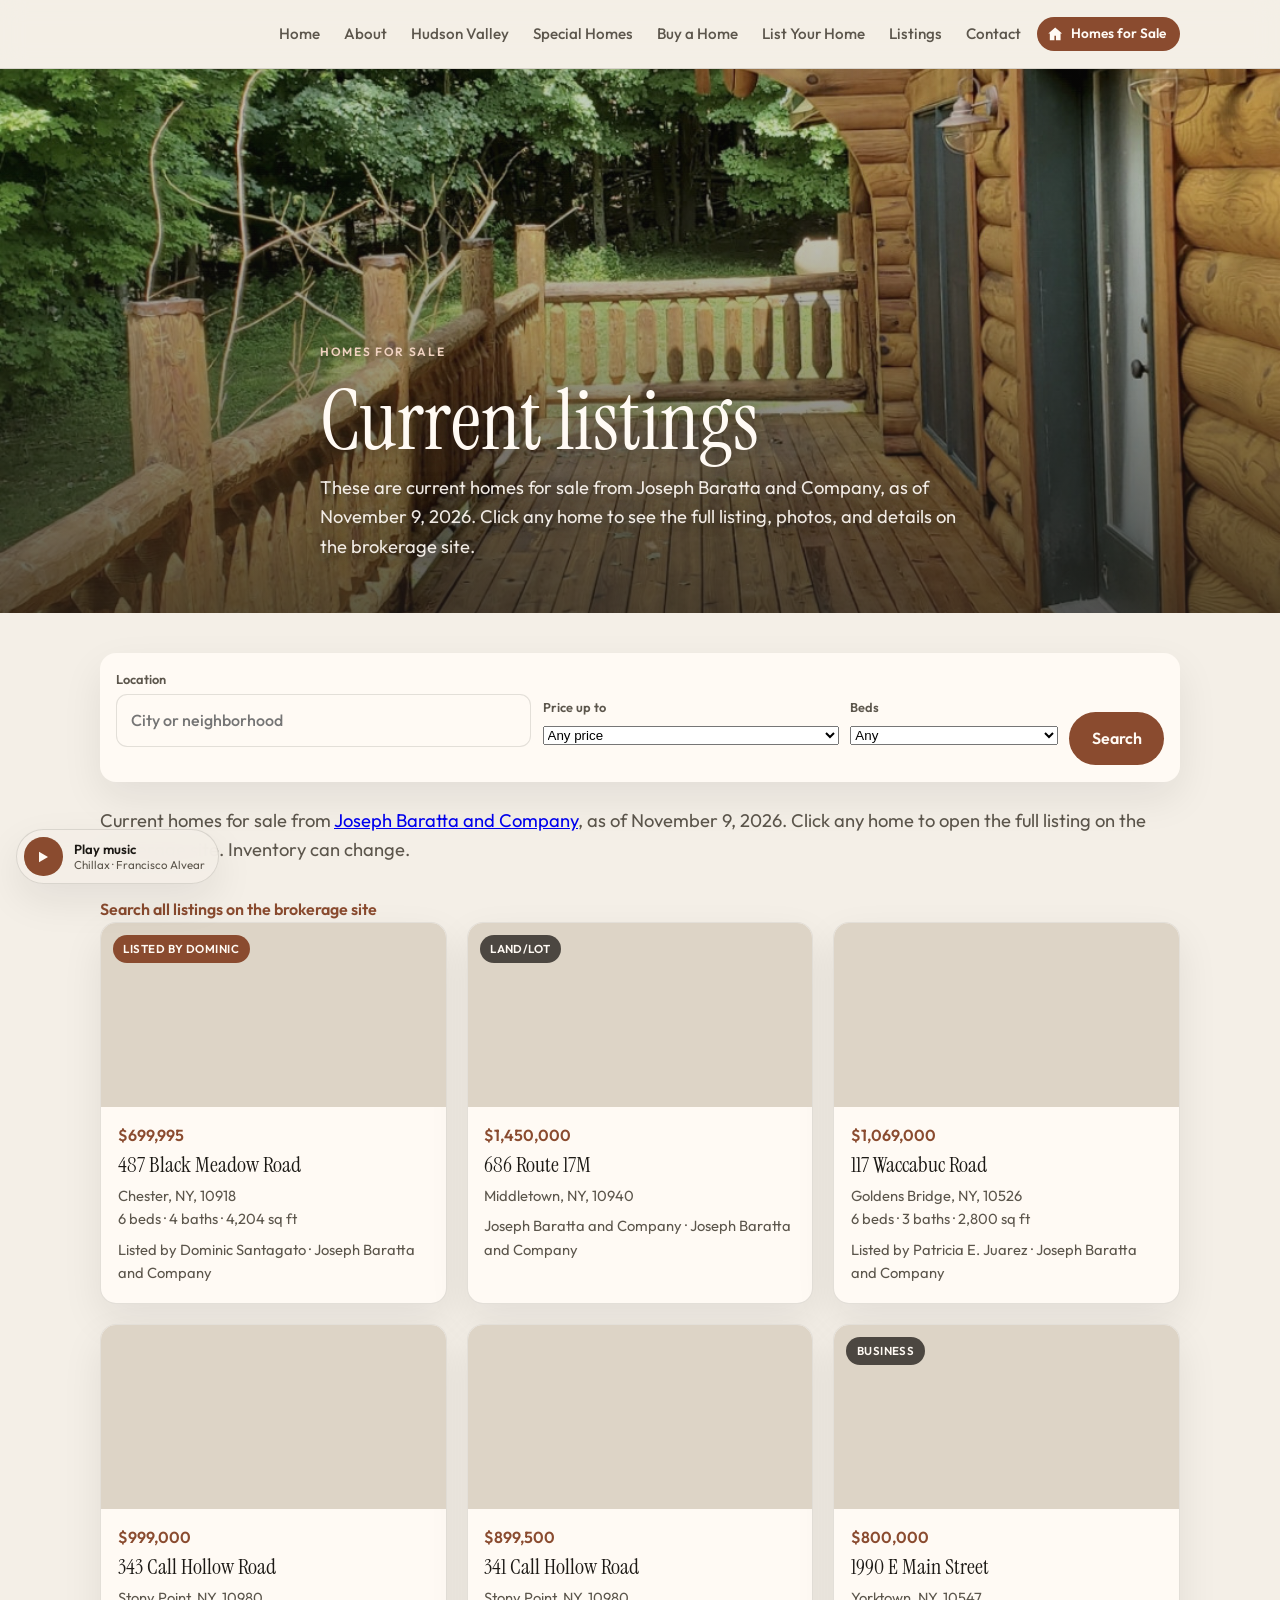
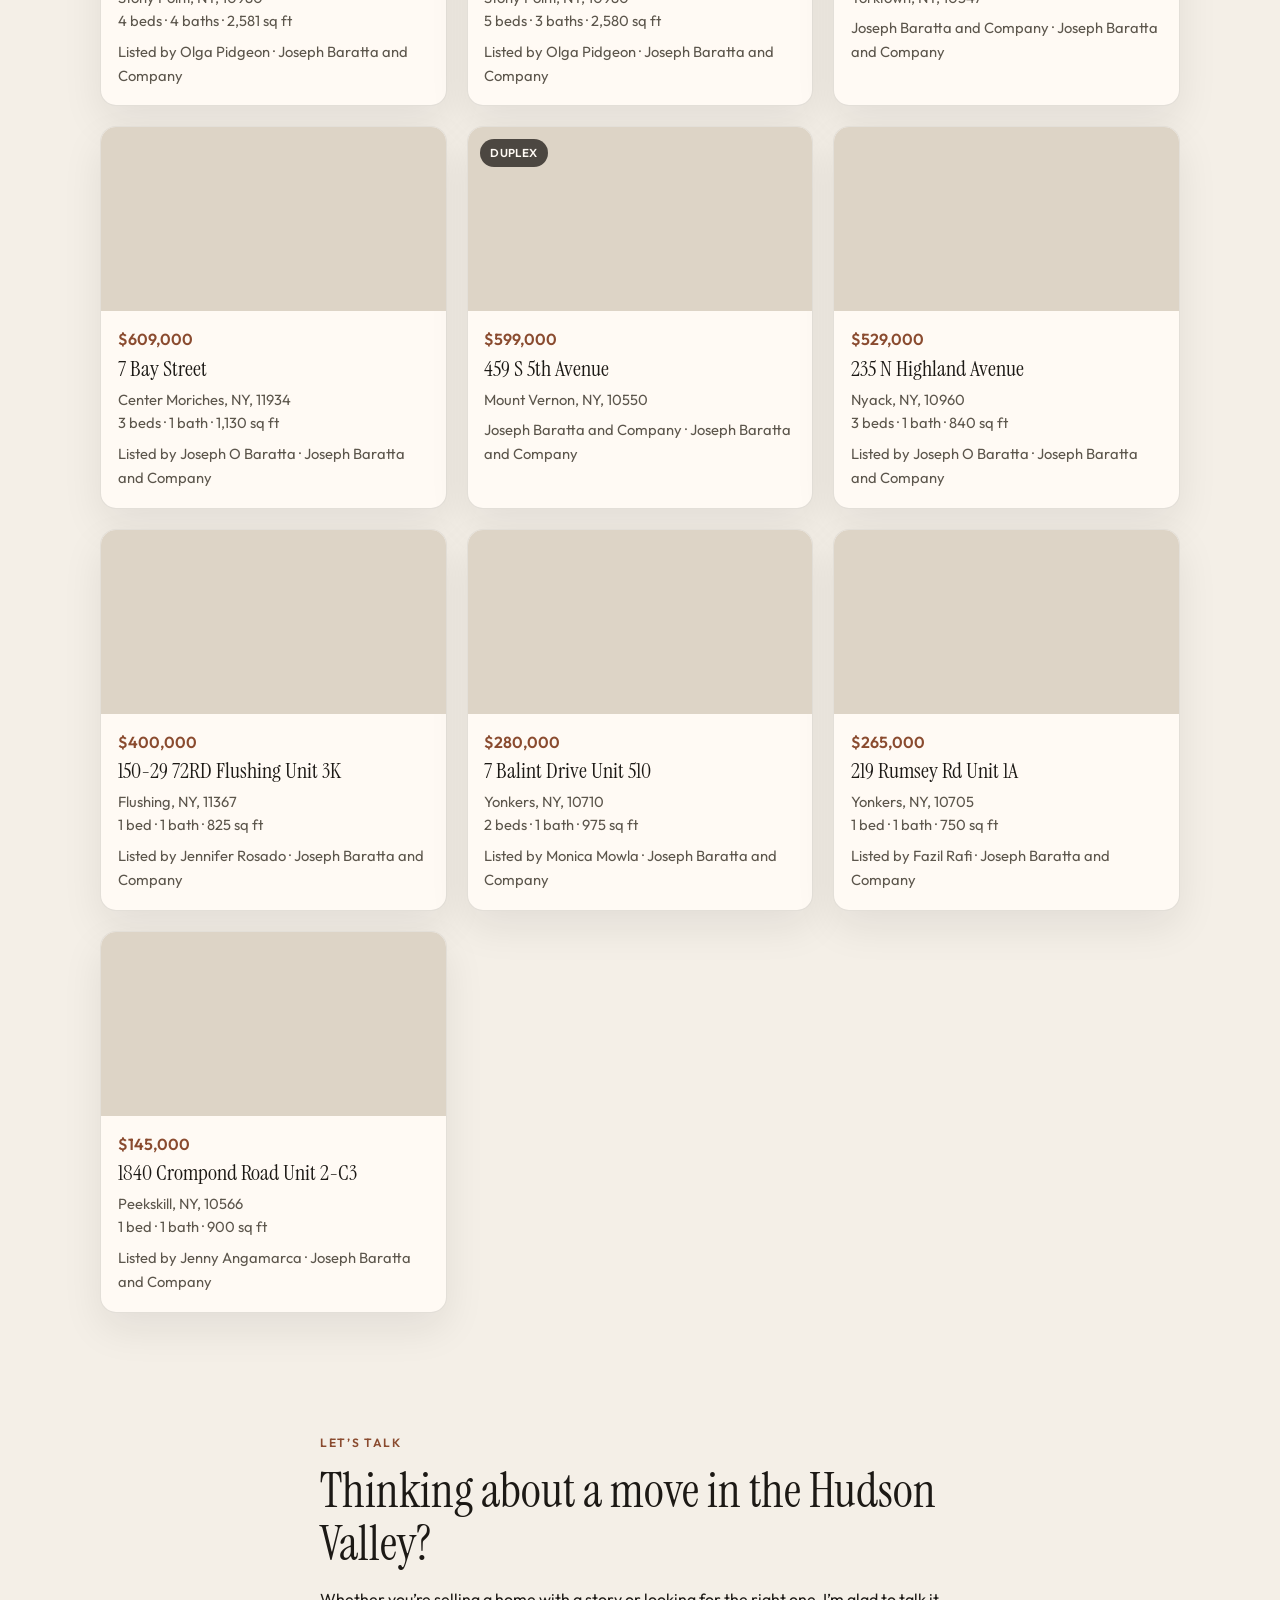
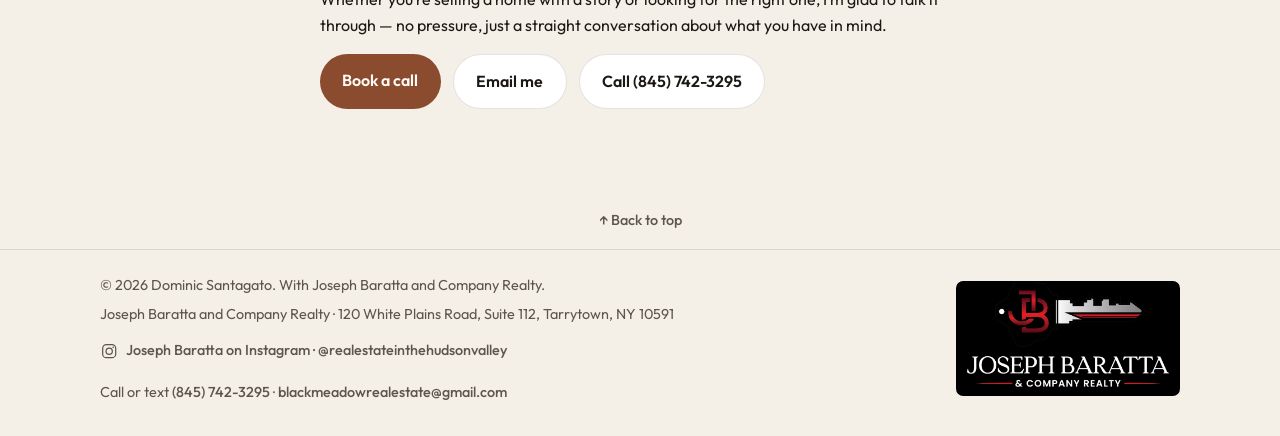
<file: listings.html>
<!DOCTYPE html>
<html lang="en">
<head>
  <meta charset="UTF-8">
  <meta name="viewport" content="width=device-width, initial-scale=1">
  <title>Search Listings | Dom Sells For You</title>
  <meta name="description" content="Search homes and special listings with Dominic Santagato and Joseph Baratta and Company.">
  <link rel="preconnect" href="https://fonts.googleapis.com">
  <link rel="preconnect" href="https://fonts.gstatic.com" crossorigin>
  <link href="https://fonts.googleapis.com/css2?family=Instrument+Serif:ital@0;1&family=Outfit:wght@400;500;600&display=swap" rel="stylesheet">
  <link rel="stylesheet" href="styles.css">
</head>
<body>
  <a class="skip" href="#main">Skip to content</a>
  <header class="site-header" id="top">
    <div class="wrap header-inner">
      <a class="logo" href="index.html">Dom Sells For You</a>
      <div class="header-right">
      <nav id="primary-nav" aria-label="Primary">
        <a href="index.html">Home</a>
        <a href="about.html">About</a>
        <a href="hudson-valley.html">Hudson Valley</a>
        <a href="special-homes.html">Special Homes</a>
        <a href="buy-a-home.html">Buy a Home</a>
        <a href="list-your-home.html">List Your Home</a>
        <a href="listings.html" aria-current="page">Listings</a>
        <a href="contact.html">Contact</a>
      </nav>
      <a class="homes-icon" href="listings.html" aria-label="Homes for sale">
        <svg viewBox="0 0 24 24" aria-hidden="true"><path d="M12 3.2 3 11h2v9h6v-6h2v6h6v-9h2L12 3.2z"/></svg>
        <span>Homes for Sale</span>
      </a>
      <button type="button" class="nav-toggle" aria-expanded="false" aria-controls="primary-nav" aria-label="Open menu">
        <span class="nav-toggle-icon" aria-hidden="true"></span>
      </button>
      </div>
    </div>
  </header>
  <main id="main">
    <section class="page-hero page-hero-photo page-hero-photo-light hero-deck-summer">
      <div class="page-hero-media" role="img" aria-label="A covered log-home deck in summer, with wood rails and a forest view"></div>
      <div class="page-hero-shade"></div>
      <div class="wrap page-hero-inner">
        <p class="eyebrow">Homes for sale</p>
        <h1>Current listings</h1>
        <p class="lede">These are current homes for sale from Joseph Baratta and Company, as of November 9, 2026. Click any home to see the full listing, photos, and details on the brokerage site.</p>
      </div>
    </section>
    <section class="page-section">
      <div class="wrap">
        <form class="listing-search listing-search-page" action="listings.html" method="get" role="search">
          <div class="search-row">
            <label class="search-field">
              <span>Location</span>
              <input type="text" name="location" id="q-location" placeholder="City or neighborhood">
            </label>
            <label class="search-field">
              <span>Price up to</span>
              <select name="price" id="q-price">
                <option value="">Any price</option>
                <option value="400000">$400,000</option>
                <option value="600000">$600,000</option>
                <option value="800000">$800,000</option>
                <option value="1000000">$1,000,000</option>
                <option value="1500000">$1,500,000</option>
                <option value="2000000">$2,000,000+</option>
              </select>
            </label>
            <label class="search-field">
              <span>Beds</span>
              <select name="beds" id="q-beds">
                <option value="">Any</option>
                <option value="1">1+</option>
                <option value="2">2+</option>
                <option value="3">3+</option>
                <option value="4">4+</option>
                <option value="5">5+</option>
              </select>
            </label>
            <button class="btn" type="submit">Search</button>
          </div>
        </form>
        <p id="search-summary" class="contact-note"></p>
        <p class="listing-links"><a class="text-link" href="https://www.josephbarattaandcompany.com/fine/real/estate/newsearch" target="_blank" rel="noopener noreferrer">Search all listings on the brokerage site</a></p>
        <div id="listing-results" class="listing-results"></div>
      </div>
    </section>
    <section class="page-section">
      <div class="wrap about-inner">
        <p class="eyebrow">Let’s talk</p>
        <h2>Thinking about a move in the Hudson Valley?</h2>
        <p>Whether you’re selling a home with a story or looking for the right one, I’m glad to talk it through — no pressure, just a straight conversation about what you have in mind.</p>
        <p class="page-actions">
          <a class="btn" href="contact.html#book">Book a call</a>
          <a class="btn btn-light" href="mailto:blackmeadowrealestate@gmail.com">Email me</a>
          <a class="btn btn-light" href="tel:+18457423295">Call (845) 742-3295</a>
        </p>
      </div>
    </section>
  </main>
  <div class="back-to-top"><a href="#top">↑ Back to top</a></div>
  <footer class="site-footer">
    <div class="wrap footer-inner">
      <div class="footer-copy">
        <p>© 2026 Dominic Santagato. With Joseph Baratta and Company Realty.</p>
        <p class="office-line">Joseph Baratta and Company Realty · 120 White Plains Road, Suite 112, Tarrytown, NY 10591</p>
        <p class="footer-social"><a href="https://www.instagram.com/realestateinthehudsonvalley/" target="_blank" rel="noopener noreferrer"><svg class="ig-icon" viewBox="0 0 24 24" aria-hidden="true"><rect x="3.5" y="3.5" width="17" height="17" rx="5" fill="none" stroke="currentColor" stroke-width="1.6"/><circle cx="12" cy="12" r="4.1" fill="none" stroke="currentColor" stroke-width="1.6"/><circle cx="17.2" cy="6.8" r="1.05" fill="currentColor"/></svg>Joseph Baratta on Instagram · @realestateinthehudsonvalley</a></p>
        <p class="footer-social">Call or text <a href="tel:+18457423295">(845) 742-3295</a> · <a href="mailto:blackmeadowrealestate@gmail.com">blackmeadowrealestate@gmail.com</a></p>
        <p class="visit-count" id="visit-count" hidden></p>
      </div>
      <img class="footer-lockup" src="brand/baratta-lockup.png" width="800" height="410" alt="Joseph Baratta and Company Realty">
    </div>
  </footer>
  <script src="listings-data.js"></script>
  <script src="site.js"></script>
  <script data-goatcounter="https://domsellsforyou.goatcounter.com/count" async src="//gc.zgo.at/count.js"></script>
  <script>
  (function(){var el=document.getElementById('visit-count');if(!el)return;
  fetch('https://domsellsforyou.goatcounter.com/counter/TOTAL.json').then(function(r){return r.ok?r.json():null}).then(function(d){if(d&&d.count){el.textContent='Site visits: '+d.count;el.hidden=false;}}).catch(function(){});})();
  </script>
</body>
</html>
</file>
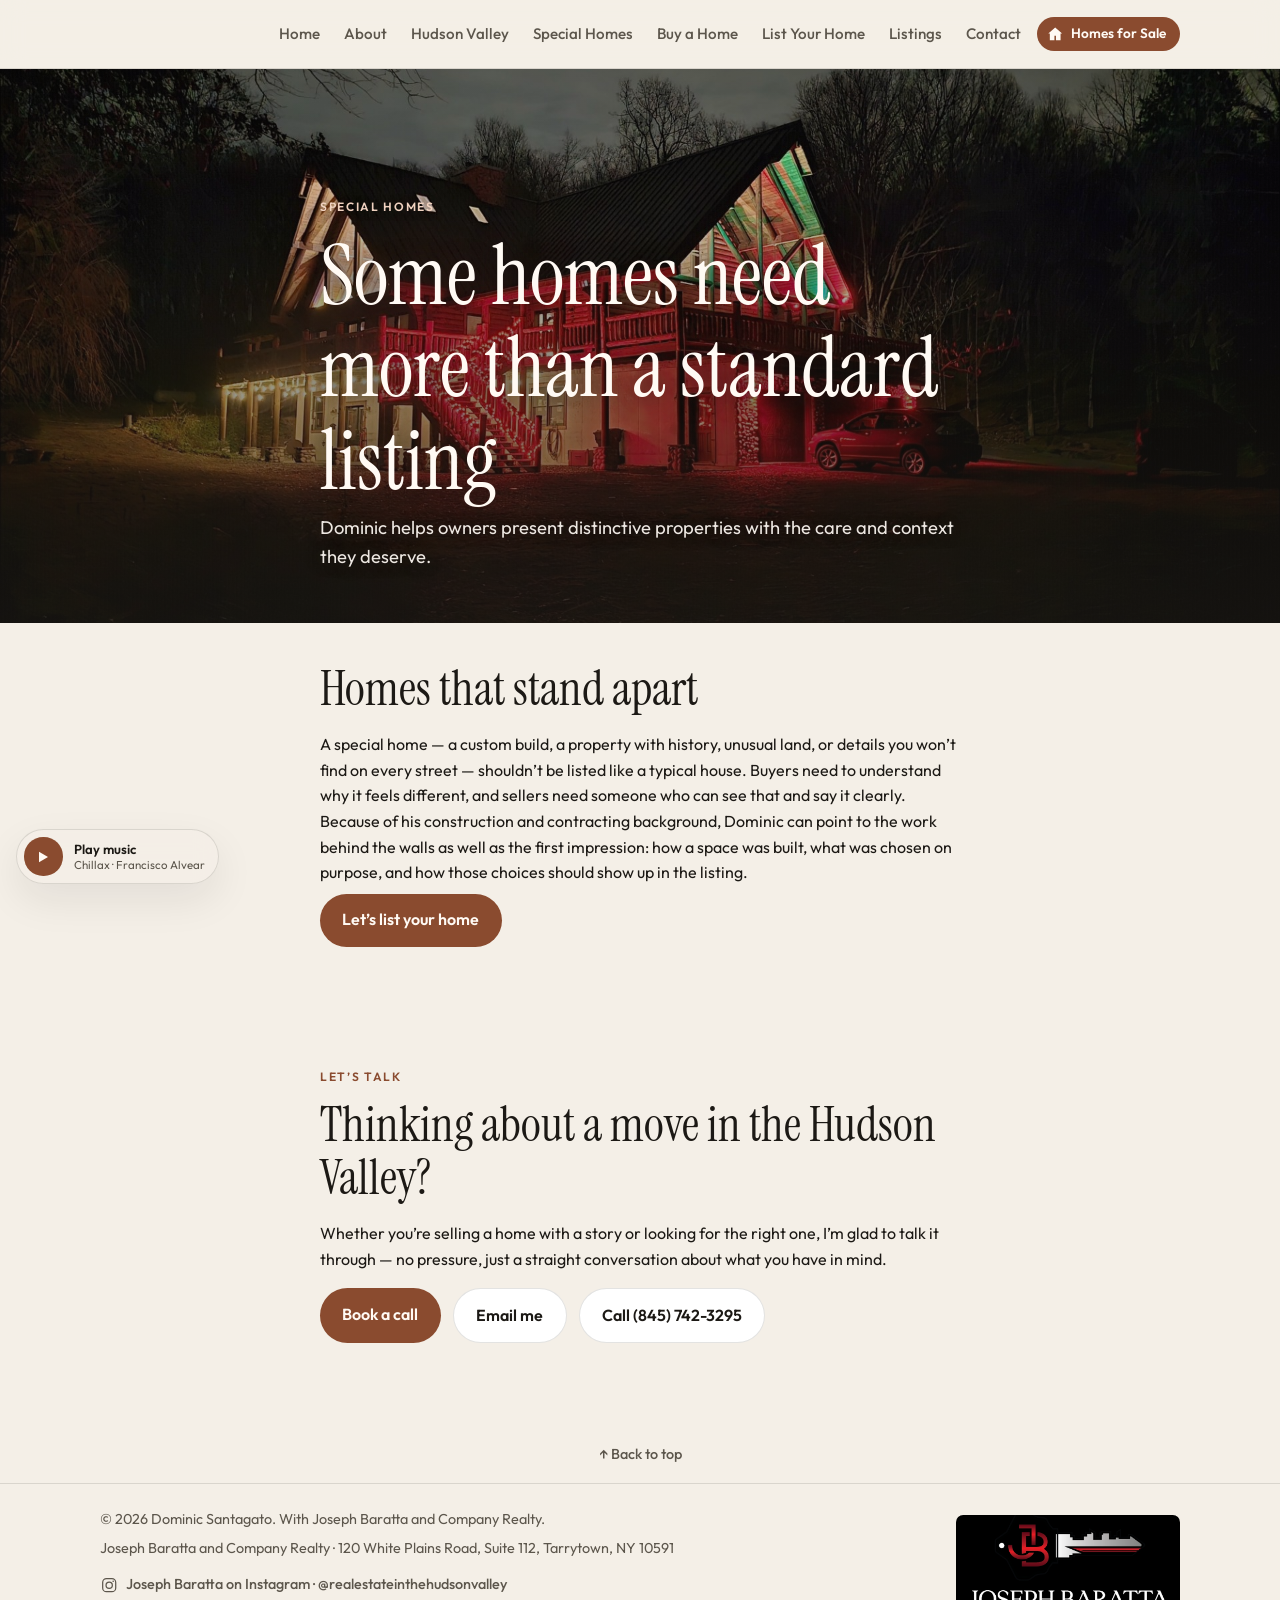
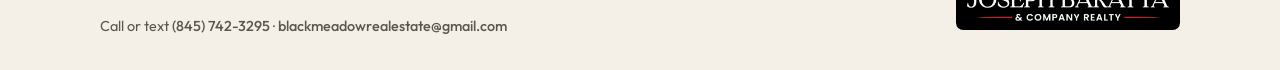
<file: special-homes.html>
<!DOCTYPE html>
<html lang="en">
<head>
  <meta charset="UTF-8">
  <meta name="viewport" content="width=device-width, initial-scale=1">
  <title>Special Homes | Dom Sells For You</title>
  <meta name="description" content="Help listing special, one-of-a-kind homes — a more thoughtful approach than a standard listing.">
  <link rel="preconnect" href="https://fonts.googleapis.com">
  <link rel="preconnect" href="https://fonts.gstatic.com" crossorigin>
  <link href="https://fonts.googleapis.com/css2?family=Instrument+Serif:ital@0;1&family=Outfit:wght@400;500;600&display=swap" rel="stylesheet">
  <link rel="stylesheet" href="styles.css">
</head>
<body>
  <a class="skip" href="#main">Skip to content</a>

  <header class="site-header" id="top">
    <div class="wrap header-inner">
      <a class="logo" href="index.html">Dom Sells For You</a>
      <div class="header-right">
      <nav id="primary-nav" aria-label="Primary">
        <a href="index.html">Home</a>
        <a href="about.html">About</a>
        <a href="hudson-valley.html">Hudson Valley</a>
        <a href="special-homes.html" aria-current="page">Special Homes</a>
        <a href="buy-a-home.html">Buy a Home</a>
        <a href="list-your-home.html">List Your Home</a>
        <a href="listings.html">Listings</a>
        <a href="contact.html">Contact</a>
      </nav>
      <a class="homes-icon" href="listings.html" aria-label="Homes for sale">
        <svg viewBox="0 0 24 24" aria-hidden="true"><path d="M12 3.2 3 11h2v9h6v-6h2v6h6v-9h2L12 3.2z"/></svg>
        <span>Homes for Sale</span>
      </a>
      <button type="button" class="nav-toggle" aria-expanded="false" aria-controls="primary-nav" aria-label="Open menu">
        <span class="nav-toggle-icon" aria-hidden="true"></span>
      </button>
      </div>
    </div>
  </header>

  <main id="main">
    <section class="page-hero page-hero-photo hero-night">
      <div class="page-hero-media" role="img" aria-label="A log home at night, with warm interior lights and red lights along the stair and deck"></div>
      <div class="page-hero-shade"></div>
      <div class="wrap page-hero-inner">
        <p class="eyebrow">Special Homes</p>
        <h1>Some homes need more than a standard listing</h1>
        <p class="lede">Dominic helps owners present distinctive properties with the care and context they deserve.</p>
      </div>
    </section>

    <section class="page-section">
      <div class="wrap about-inner">
        <h2>Homes that stand apart</h2>
        <p>A special home — a custom build, a property with history, unusual land, or details you won’t find on every street — shouldn’t be listed like a typical house. Buyers need to understand why it feels different, and sellers need someone who can see that and say it clearly.</p>
        <p>Because of his construction and contracting background, Dominic can point to the work behind the walls as well as the first impression: how a space was built, what was chosen on purpose, and how those choices should show up in the listing.</p>
        <p><a class="btn" href="list-your-home.html">Let’s list your home</a></p>
      </div>
    </section>
    <section class="page-section">
      <div class="wrap about-inner">
        <p class="eyebrow">Let’s talk</p>
        <h2>Thinking about a move in the Hudson Valley?</h2>
        <p>Whether you’re selling a home with a story or looking for the right one, I’m glad to talk it through — no pressure, just a straight conversation about what you have in mind.</p>
        <p class="page-actions">
          <a class="btn" href="contact.html#book">Book a call</a>
          <a class="btn btn-light" href="mailto:blackmeadowrealestate@gmail.com">Email me</a>
          <a class="btn btn-light" href="tel:+18457423295">Call (845) 742-3295</a>
        </p>
      </div>
    </section>
  </main>

  <div class="back-to-top"><a href="#top">↑ Back to top</a></div>
  <footer class="site-footer">
    <div class="wrap footer-inner">
      <div class="footer-copy">
        <p>© 2026 Dominic Santagato. With Joseph Baratta and Company Realty.</p>
        <p class="office-line">Joseph Baratta and Company Realty · 120 White Plains Road, Suite 112, Tarrytown, NY 10591</p>
        <p class="footer-social"><a href="https://www.instagram.com/realestateinthehudsonvalley/" target="_blank" rel="noopener noreferrer"><svg class="ig-icon" viewBox="0 0 24 24" aria-hidden="true"><rect x="3.5" y="3.5" width="17" height="17" rx="5" fill="none" stroke="currentColor" stroke-width="1.6"/><circle cx="12" cy="12" r="4.1" fill="none" stroke="currentColor" stroke-width="1.6"/><circle cx="17.2" cy="6.8" r="1.05" fill="currentColor"/></svg>Joseph Baratta on Instagram · @realestateinthehudsonvalley</a></p>
        <p class="footer-social">Call or text <a href="tel:+18457423295">(845) 742-3295</a> · <a href="mailto:blackmeadowrealestate@gmail.com">blackmeadowrealestate@gmail.com</a></p>
        <p class="visit-count" id="visit-count" hidden></p>
      </div>
      <img class="footer-lockup" src="brand/baratta-lockup.png" width="800" height="410" alt="Joseph Baratta and Company Realty">
    </div>
  </footer>
  <script src="listings-data.js"></script>
  <script src="site.js"></script>
  <script data-goatcounter="https://domsellsforyou.goatcounter.com/count" async src="//gc.zgo.at/count.js"></script>
  <script>
  (function(){var el=document.getElementById('visit-count');if(!el)return;
  fetch('https://domsellsforyou.goatcounter.com/counter/TOTAL.json').then(function(r){return r.ok?r.json():null}).then(function(d){if(d&&d.count){el.textContent='Site visits: '+d.count;el.hidden=false;}}).catch(function(){});})();
  </script>
</body>
</html>
</file>
<file: styles.css>
:root {
  --bg: #f4efe7;
  --bg-deep: #ece4d8;
  --ink: #1c1915;
  --muted: #5c564c;
  --accent: #8a4b2f;
  --accent-hover: #6f3c25;
  --card: #fffaf4;
  --line: rgba(28, 25, 21, 0.12);
  --shadow: 0 16px 40px rgba(28, 25, 21, 0.08);
  --hero-text: #fffaf4;
}

* { box-sizing: border-box; margin: 0; padding: 0; }

html { scroll-behavior: smooth; }

body {
  font-family: Outfit, system-ui, sans-serif;
  color: var(--ink);
  background: var(--bg);
  line-height: 1.6;
}

.skip {
  position: absolute;
  left: 1rem;
  top: -3rem;
  background: var(--ink);
  color: var(--bg);
  padding: 0.5rem 0.75rem;
  z-index: 20;
}

.skip:focus { top: 1rem; }

.wrap {
  width: min(1080px, calc(100% - 2.5rem));
  margin-inline: auto;
}

.site-header {
  position: sticky;
  top: 0;
  z-index: 10;
  background: rgba(244, 239, 231, 0.92);
  backdrop-filter: blur(12px);
  border-bottom: 1px solid var(--line);
}

.header-inner {
  display: flex;
  align-items: center;
  justify-content: space-between;
  min-height: 4.25rem;
  gap: 1rem;
}

.logo {
  font-family: "Instrument Serif", Georgia, serif;
  font-size: 1.35rem;
  color: var(--ink);
  text-decoration: none;
}

nav { display: flex; gap: 1.5rem; }

nav a {
  color: var(--muted);
  text-decoration: none;
  font-weight: 500;
  font-size: 0.95rem;
}

nav a:hover { color: var(--ink); }

.hero {
  position: relative;
  min-height: min(36rem, 88vh);
  display: flex;
  align-items: flex-start;
  overflow: hidden;
  color: var(--hero-text);
}

.hero-media {
  position: absolute;
  inset: 0;
  background: #1c1915 url("hero-christmas.jpg") center 48% / cover no-repeat;
}

.hero-shade {
  position: absolute;
  inset: 0;
  background: linear-gradient(
    180deg,
    rgba(28, 25, 21, 0.22) 0%,
    rgba(28, 25, 21, 0.08) 28%,
    rgba(28, 25, 21, 0) 48%
  );
  pointer-events: none;
}

.hero-inner {
  position: relative;
  z-index: 1;
  max-width: 40rem;
  padding: 2.25rem 0 2rem;
}

.hero .eyebrow {
  color: #f0d2c0;
  text-shadow: 0 1px 10px rgba(28, 25, 21, 0.45);
}

.hero .broker-heading,
.hero .lede {
  text-shadow: 0 1px 12px rgba(28, 25, 21, 0.4);
}

.hero .lede {
  color: rgba(255, 250, 244, 0.95);
  margin-bottom: 0;
}

.hero-lower-actions {
  background: var(--bg);
  border-bottom: 1px solid var(--line);
  padding: 1.25rem 0;
}

.hero-lower-actions .wrap {
  display: flex;
  flex-wrap: wrap;
  gap: 0.75rem;
  align-items: center;
}

.eyebrow {
  text-transform: uppercase;
  letter-spacing: 0.14em;
  font-size: 0.75rem;
  font-weight: 600;
  color: var(--accent);
  margin-bottom: 0.85rem;
}

h1, h2 {
  font-family: "Instrument Serif", Georgia, serif;
  font-weight: 400;
  line-height: 1.1;
}

h1 { font-size: clamp(3rem, 8vw, 5.25rem); margin-bottom: 0.35rem; }
h2 { font-size: clamp(2rem, 5vw, 3rem); margin-bottom: 1rem; }

.lede, .about p, .contact-note {
  color: var(--muted);
  font-size: 1.15rem;
}

.lede { margin-bottom: 2rem; }

.btn {
  display: inline-block;
  background: var(--accent);
  color: #fffaf4;
  text-decoration: none;
  border: 0;
  border-radius: 999px;
  padding: 0.85rem 1.4rem;
  font: inherit;
  font-weight: 600;
  cursor: pointer;
}

.btn:hover { background: var(--accent-hover); }

.about { padding: 5rem 0; background: var(--bg-deep); }
.about-inner { max-width: 40rem; }
.about p + p { margin-top: 1rem; }

.contact { padding: 5rem 0 6rem; }

.contact-inner, form { max-width: 36rem; }

.contact-note { margin-bottom: 2rem; }

label {
  display: block;
  font-weight: 500;
  margin-bottom: 1.1rem;
}

input, textarea {
  display: block;
  width: 100%;
  margin-top: 0.4rem;
  padding: 0.8rem 0.9rem;
  border: 1px solid var(--line);
  border-radius: 0.7rem;
  background: var(--card);
  font: inherit;
  color: var(--ink);
  box-shadow: var(--shadow);
}

input:focus, textarea:focus {
  outline: 2px solid var(--accent);
  outline-offset: 2px;
}

.site-footer {
  border-top: 1px solid var(--line);
  padding: 1.5rem 0 2rem;
  color: var(--muted);
  font-size: 0.9rem;
}

@media (max-width: 600px) {
  .hero { min-height: 28rem; }
  .hero-inner { padding: 1.5rem 0 1.5rem; }
  .about, .contact { padding: 3.5rem 0; }
}


.broker-heading {
  font-family: Outfit, system-ui, sans-serif;
  font-size: clamp(1.05rem, 2.2vw, 1.35rem);
  font-weight: 500;
  letter-spacing: 0.04em;
  color: rgba(255, 250, 244, 0.92);
  margin: 0 0 1.15rem;
}

.broker-key {
  position: absolute;
  right: max(1.25rem, calc((100% - 1080px) / 2));
  bottom: 1.5rem;
  z-index: 2;
  width: min(10.5rem, 36vw);
  height: auto;
  background: #fff;
  border-radius: 0.55rem;
  padding: 0;
  box-shadow: 0 10px 28px rgba(28, 25, 21, 0.28);
}

.contact-email {
  font-size: 1.15rem;
  margin-bottom: 0.75rem;
}

.contact-email a {
  color: var(--accent);
  font-weight: 600;
  text-decoration: none;
}

.contact-email a:hover { text-decoration: underline; }

@media (max-width: 600px) {
  .broker-key {
    right: 1rem;
    bottom: 1rem;
    width: 7.5rem;
  }
}


.text-link {
  color: var(--accent);
  font-weight: 600;
  text-decoration: none;
}
.text-link:hover { text-decoration: underline; }

.feature-links { padding: 4.5rem 0; background: var(--bg); }
.feature-grid {
  display: grid;
  grid-template-columns: repeat(2, minmax(0, 1fr));
  gap: 1.25rem;
}
.feature-card {
  display: block;
  background: var(--card);
  border: 1px solid var(--line);
  border-radius: 1rem;
  padding: 1.75rem 1.6rem;
  text-decoration: none;
  color: inherit;
  box-shadow: var(--shadow);
}
.feature-card h2 {
  font-size: 2rem;
  margin-bottom: 0.6rem;
}
.feature-card p:not(.eyebrow) { color: var(--muted); }
.feature-card:hover { border-color: rgba(138, 75, 47, 0.35); }

.page-hero {
  padding: 4.5rem 0 2.5rem;
  background:
    radial-gradient(circle at 85% 10%, rgba(138, 75, 47, 0.12), transparent 40%),
    var(--bg);
}
.page-hero-inner { max-width: 40rem; }
.page-hero .lede { margin-bottom: 0; }
.page-section { padding: 2.5rem 0 5rem; }
.page-section .btn { margin-top: 0.5rem; }

.footer-inner {
  display: flex;
  align-items: center;
  justify-content: space-between;
  gap: 1rem;
}
.footer-key {
  width: 4.25rem;
  height: auto;
  background: #fff;
  border-radius: 0.4rem;
}

@media (max-width: 700px) {
  .feature-grid { grid-template-columns: 1fr; }
  nav { gap: 0.85rem; flex-wrap: wrap; justify-content: flex-end; }
  .footer-inner { align-items: flex-start; flex-direction: column; }
}


.hero-actions {
  display: flex;
  flex-wrap: wrap;
  gap: 0.75rem;
  margin-bottom: 1.6rem;
}

.btn-light {
  background: #fffaf4;
  color: var(--ink);
}

.btn-light:hover { background: #ece4d8; }

.listing-search {
  position: relative;
  z-index: 2;
  max-width: 46rem;
  margin-top: 0.25rem;
  background: rgba(255, 250, 244, 0.96);
  color: var(--ink);
  border-radius: 1rem;
  padding: 1rem 1rem 1.05rem;
  box-shadow: var(--shadow);
}

.search-label {
  font-weight: 600;
  font-size: 0.85rem;
  letter-spacing: 0.06em;
  text-transform: uppercase;
  color: var(--accent);
  margin-bottom: 0.65rem;
}

.search-row {
  display: grid;
  grid-template-columns: 1.4fr 1fr 0.7fr auto;
  gap: 0.7rem;
  align-items: end;
}

.search-field span {
  display: block;
  font-size: 0.8rem;
  font-weight: 600;
  margin-bottom: 0.3rem;
  color: var(--muted);
}

.search-field input,
.search-field select {
  width: 100%;
  margin-top: 0;
  box-shadow: none;
}

.listing-search .btn { margin: 0; }

.listing-search-page {
  max-width: none;
  margin: 0 0 1.5rem;
  background: var(--card);
}

.listing-results {
  display: grid;
  grid-template-columns: repeat(auto-fit, minmax(16rem, 1fr));
  gap: 1.25rem;
}

.listing-card h2 { font-size: 1.55rem; }

.book {
  padding: 5rem 0 4rem;
  background: var(--bg-deep);
}

.form-status {
  margin-top: 0.9rem;
  color: var(--accent);
  font-weight: 500;
}

.hero-inner { max-width: 46rem; }

@media (max-width: 800px) {
  .search-row { grid-template-columns: 1fr 1fr; }
  .listing-search .btn { grid-column: 1 / -1; }
}

@media (max-width: 600px) {
  .search-row { grid-template-columns: 1fr; }
}


/* Background music control — off until the visitor presses play */
.music-player {
  position: fixed;
  left: 1rem;
  bottom: 1rem;
  z-index: 30;
  display: flex;
  align-items: center;
  gap: 0.7rem;
  background: rgba(244, 239, 231, 0.94);
  border: 1px solid var(--line);
  box-shadow: var(--shadow);
  border-radius: 999px;
  padding: 0.45rem 0.85rem 0.45rem 0.45rem;
  max-width: calc(100% - 2rem);
  backdrop-filter: blur(12px);
  color: var(--ink);
}

.music-player button {
  appearance: none;
  border: 0;
  background: var(--accent);
  color: var(--hero-text);
  width: 2.4rem;
  height: 2.4rem;
  border-radius: 50%;
  cursor: pointer;
  font: inherit;
  display: grid;
  place-items: center;
  flex-shrink: 0;
}

.music-player button:hover { background: var(--accent-hover); }

.music-player button:focus-visible {
  outline: 2px solid var(--accent);
  outline-offset: 2px;
}

.music-copy {
  display: flex;
  flex-direction: column;
  line-height: 1.25;
  min-width: 0;
}

.music-copy strong {
  font-size: 0.82rem;
  font-weight: 600;
}

.music-copy span {
  font-size: 0.72rem;
  color: var(--muted);
}

.music-player[data-playing="true"] .music-play-icon { display: none; }
.music-player[data-playing="false"] .music-pause-icon { display: none; }

@media (max-width: 600px) {
  .music-player {
    left: 0.75rem;
    bottom: 0.75rem;
    padding-right: 0.7rem;
  }
}


.feature-grid-3 {
  grid-template-columns: repeat(3, minmax(0, 1fr));
}

.process-list {
  display: grid;
  gap: 1.1rem;
  margin: 1.75rem 0 2rem;
}

.process-item {
  background: var(--card);
  border: 1px solid var(--line);
  border-radius: 1rem;
  padding: 1.4rem 1.5rem;
  box-shadow: var(--shadow);
}

.process-item h3 {
  font-family: "Instrument Serif", Georgia, serif;
  font-size: 1.55rem;
  font-weight: 400;
  line-height: 1.2;
  margin-bottom: 0.4rem;
}

.process-item p:not(.eyebrow) {
  color: var(--muted);
}

.page-actions {
  display: flex;
  flex-wrap: wrap;
  gap: 0.75rem;
  margin-top: 1rem;
}

.page-actions .btn { margin-top: 0; }

.page-section .btn-light {
  background: #fff;
  border: 1px solid var(--line);
}

@media (max-width: 900px) {
  .feature-grid-3 { grid-template-columns: 1fr; }
}


.header-right {
  display: flex;
  align-items: center;
  gap: 1rem;
  flex-wrap: wrap;
  justify-content: flex-end;
}

.homes-icon {
  display: inline-flex;
  align-items: center;
  gap: 0.4rem;
  background: var(--accent);
  color: #fffaf4;
  text-decoration: none;
  font-weight: 600;
  font-size: 0.85rem;
  border-radius: 999px;
  padding: 0.4rem 0.9rem 0.4rem 0.55rem;
  flex-shrink: 0;
}

.homes-icon svg {
  width: 1.15rem;
  height: 1.15rem;
  fill: currentColor;
}

.homes-icon:hover { background: var(--accent-hover); color: #fffaf4; }

.featured-homes {
  padding: 4.5rem 0 3.5rem;
  background: var(--bg);
}

.featured-head {
  display: flex;
  align-items: flex-end;
  justify-content: space-between;
  gap: 1rem;
  flex-wrap: wrap;
  margin-bottom: 1.5rem;
}

.featured-head h2 { margin-bottom: 0.35rem; }

.featured-note, .community-note {
  color: var(--muted);
  max-width: 40rem;
}

.home-grid {
  display: grid;
  grid-template-columns: repeat(3, minmax(0, 1fr));
  gap: 1.15rem;
}

.home-card {
  display: flex;
  flex-direction: column;
  background: var(--card);
  border: 1px solid var(--line);
  border-radius: 1rem;
  overflow: hidden;
  text-decoration: none;
  color: inherit;
  box-shadow: var(--shadow);
  min-width: 0;
}

.home-card:hover { border-color: rgba(138, 75, 47, 0.4); }

.home-card-media { position: relative; }

.home-card-photo {
  height: 11.5rem;
  background: #ddd4c6 center / cover no-repeat;
}

.home-card-photo-empty { background: var(--bg-deep); }

.home-card-badge {
  position: absolute;
  left: 0.75rem;
  top: 0.75rem;
  background: var(--accent);
  color: #fffaf4;
  font-size: 0.72rem;
  font-weight: 600;
  letter-spacing: 0.04em;
  text-transform: uppercase;
  border-radius: 999px;
  padding: 0.3rem 0.65rem;
}

.home-card-badge-muted { background: rgba(28, 25, 21, 0.75); }

.home-card-body { padding: 1rem 1.05rem 1.15rem; }

.home-card-price {
  font-weight: 600;
  color: var(--accent);
  margin-bottom: 0.25rem;
}

.home-card h3 {
  font-family: "Instrument Serif", Georgia, serif;
  font-size: 1.35rem;
  font-weight: 400;
  line-height: 1.2;
  margin-bottom: 0.3rem;
}

.home-card-meta, .home-card-agent {
  color: var(--muted);
  font-size: 0.92rem;
}

.home-card-agent { margin-top: 0.45rem; }

.listing-links {
  display: flex;
  flex-wrap: wrap;
  gap: 0.7rem;
  margin-top: 1.5rem;
}

.featured-communities {
  padding: 3.5rem 0 4.5rem;
  background: var(--bg-deep);
}

.community-grid {
  display: flex;
  flex-wrap: wrap;
  gap: 0.6rem;
  margin-top: 1.25rem;
}

.community-chip {
  display: inline-block;
  background: var(--card);
  color: var(--ink);
  text-decoration: none;
  font-weight: 500;
  font-size: 0.92rem;
  border: 1px solid var(--line);
  border-radius: 999px;
  padding: 0.5rem 0.9rem;
}

.community-chip:hover { border-color: rgba(138, 75, 47, 0.4); color: var(--accent); }

.office-line {
  margin-top: 0.35rem;
  color: var(--muted);
  font-size: 0.9rem;
}

.footer-copy { max-width: 44rem; }

@media (max-width: 900px) {
  .home-grid { grid-template-columns: repeat(2, minmax(0, 1fr)); }
}

@media (max-width: 600px) {
  .home-grid { grid-template-columns: 1fr; }
  .homes-icon span { /* keep the label; it's the point of the icon */ }
}

.listing-links .btn-light {
  background: #fff;
  color: var(--ink);
  border: 1px solid var(--line);
}
.listing-links .btn-light:hover { background: var(--card); }
.listing-links { align-items: center; }


.about-split {
  display: grid;
  grid-template-columns: minmax(14rem, 0.9fr) minmax(0, 1.2fr);
  gap: 2.5rem 3rem;
  align-items: center;
}
.about-inner { max-width: 40rem; }
.about-copy { max-width: 40rem; }
.about-photo {
  margin: 0;
}
.about-photo img {
  display: block;
  width: 100%;
  height: auto;
  border-radius: 1rem;
  box-shadow: var(--shadow);
  object-fit: cover;
}
.footer-lockup {
  width: min(14rem, 72vw);
  height: auto;
  background: #000;
  border-radius: 0.45rem;
  flex-shrink: 0;
}

@media (max-width: 800px) {
  .about-split {
    grid-template-columns: 1fr;
    gap: 1.75rem;
  }
  .about-photo {
    max-width: 22rem;
  }
}


.page-hero-photo {
  position: relative;
  min-height: min(28rem, 72vh);
  display: flex;
  align-items: flex-end;
  overflow: hidden;
  padding: 0;
  color: var(--hero-text);
  background: #1c1915;
}
.page-hero-photo .page-hero-media {
  position: absolute;
  inset: 0;
  background-color: #1c1915;
  background-size: cover;
  background-repeat: no-repeat;
  background-position: 50% 50%;
}
.hero-night .page-hero-media {
  background-image: url("photos/log-home-night.jpg");
  background-position: 40% 50%;
}
.hero-deck-summer .page-hero-media {
  background-image: url("photos/deck-side-summer.jpg");
  background-position: 70% 58%;
}
.hero-porch .page-hero-media {
  background-image: url("photos/porch-seating.jpg");
  background-position: 40% 50%;
}
.hero-deck-fall .page-hero-media {
  background-image: url("photos/deck-fall-wet.jpg");
  background-position: 55% 22%;
}
.page-hero-photo-light {
  min-height: min(34rem, 80vh);
}
.page-hero-photo-light .page-hero-shade {
  background: linear-gradient(
    180deg,
    rgba(28, 25, 21, 0.28) 8%,
    rgba(28, 25, 21, 0.62) 55%,
    rgba(28, 25, 21, 0.82) 100%
  );
}
.page-hero-photo .page-hero-shade {
  position: absolute;
  inset: 0;
  background: linear-gradient(
    180deg,
    rgba(28, 25, 21, 0.22) 20%,
    rgba(28, 25, 21, 0.72) 100%
  );
}
.page-hero-photo .page-hero-inner {
  position: relative;
  z-index: 1;
  padding: 8rem 0 3.25rem;
  max-width: 40rem;
}
.page-hero-photo .eyebrow { color: #f0d2c0; text-shadow: 0 1px 10px rgba(28, 25, 21, 0.45); }
.page-hero-photo h1 {
  color: var(--hero-text);
  text-shadow: 0 2px 22px rgba(28, 25, 21, 0.7);
}
.page-hero-photo .lede {
  color: rgba(255, 250, 244, 0.92);
  text-shadow: 0 1px 14px rgba(28, 25, 21, 0.65);
}

@media (max-width: 600px) {
  .page-hero-photo { min-height: 22rem; }
  .page-hero-photo .page-hero-inner { padding: 6rem 0 2.25rem; }
}

.footer-social {
  margin: 0.85rem 0 0;
}
.footer-social a {
  display: inline-flex;
  align-items: center;
  gap: 0.45rem;
  color: inherit;
  text-decoration: none;
  font-weight: 500;
}
.footer-social a:hover { color: var(--ink); }
.ig-icon {
  width: 1.15rem;
  height: 1.15rem;
  flex-shrink: 0;
}

.about-inner a:not(.btn) {
  color: var(--accent);
  text-decoration: underline;
  text-underline-offset: 0.15em;
}
.about-inner a:not(.btn):hover {
  color: var(--accent-hover);
}

.hero-snow .page-hero-media {
  background-image: url("hero-christmas.jpg");
  background-position: center 45%;
}

.hero-driveway-snow .page-hero-media {
  background-image: url("photos/snow-driveway-night.jpg");
  background-position: 40% 50%;
}


/* Homepage hero: legible bio panel (2026-11-09) */
.hero .hero-inner {
  margin-top: 1.5rem;
  max-width: 38rem;
  padding: 1.25rem 1.6rem 1.4rem;
  background: rgba(28, 25, 21, 0.62);
  border-radius: 0.9rem;
  backdrop-filter: blur(3px);
}
.hero .hero-inner .lede {
  font-size: 1.3rem;
  line-height: 1.5;
  font-weight: 500;
  color: #fffaf4;
  text-shadow: none;
}
.hero .hero-inner .broker-heading { text-shadow: none; color: #fffaf4; }
.hero .hero-inner .eyebrow { text-shadow: none; }
@media (max-width: 600px) {
  .hero .hero-inner { margin: 1rem; padding: 1rem 1.1rem; }
  .hero .hero-inner .lede { font-size: 1.1rem; }
}


/* Complimentary drone photography on the About page */
.drone-photos {
  padding: 5rem 0;
  background: var(--bg);
}

.drone-intro {
  max-width: 40rem;
  margin-bottom: 2.25rem;
}

.drone-intro p:not(.eyebrow):not(.page-actions) {
  color: var(--muted);
  font-size: 1.15rem;
}

.drone-gallery {
  display: grid;
  gap: 0.85rem;
}

.drone-gallery figure {
  margin: 0;
  overflow: hidden;
  border-radius: 1rem;
  box-shadow: var(--shadow);
  background: var(--bg-deep);
}

.drone-gallery img {
  display: block;
  width: 100%;
  height: 100%;
  object-fit: cover;
}

.drone-gallery-hero {
  aspect-ratio: 16 / 9;
}

.drone-gallery-grid {
  display: grid;
  grid-template-columns: repeat(4, minmax(0, 1fr));
  gap: 0.85rem;
}

.drone-gallery-grid figure {
  aspect-ratio: 4 / 3;
}

@media (max-width: 800px) {
  .drone-photos { padding: 3.5rem 0; }
  .drone-gallery-grid {
    grid-template-columns: repeat(2, minmax(0, 1fr));
  }
}

/* Homepage hero layout tweak (2026-11-13): panel to far left, key logo far right and smaller */
.hero .hero-inner.wrap {
  margin-left: 1.25rem;
  margin-right: auto;
  margin-top: 1.25rem;
  width: auto;
}
.hero .broker-key {
  right: 1.25rem;
  width: min(8rem, 28vw);
}
@media (max-width: 600px) {
  .hero .hero-inner.wrap { margin: 1rem; }
  .hero .broker-key { right: 0.75rem; width: 6rem; }
}
/* Panel upper-left, logo bottom-right (2026-11-13) */
.hero .hero-inner.wrap { margin-top: 1rem; margin-left: 1rem; }
.hero .broker-key { right: 1rem; bottom: 1rem; }

/* Homepage: gray panel removed; About-page heading in the sky (2026-11-13) */
.hero .hero-sky-title {
  position: absolute;
  top: 0.75rem;
  left: 0; right: 0;
  z-index: 1;
  margin: 0 auto;
  padding: 0 1rem;
  text-align: center;
  color: var(--hero-text);
  text-shadow: 0 2px 22px rgba(28, 25, 21, 0.7);
}

/* Hide "Dom" logo text in header, keep menu position (2026-11-13) */
.site-header .logo { visibility: hidden; }

.btn-instagram { display:inline-flex; align-items:center; gap:.5rem; }
.btn-instagram svg { flex:none; }

.visit-count { font-size:.85rem; opacity:.8; margin-top:.25rem; }

/* Homepage drone: smooth JS-driven flight, links to aerial-drone.html */
.hero-drone {
  position: absolute;
  top: 0;
  left: 0;
  z-index: 3;
  display: block;
  cursor: pointer;
  text-decoration: none;
  transform: translate3d(32vw, 9rem, 0);
  will-change: transform;
  -webkit-tap-highlight-color: transparent;
}
.hero-drone .drone-body {
  display: block;
  transform: rotate(var(--tilt, 0deg));
  transition: transform .35s ease;
}
.hero-drone svg {
  display: block;
  filter: drop-shadow(0 5px 4px rgba(0,0,0,.28));
  animation: drone-hover 1.6s ease-in-out infinite alternate;
  transition: transform .3s ease;
}
.hero-drone .prop-spin {
  transform-box: fill-box;
  transform-origin: center;
  animation: drone-prop-spin .16s linear infinite;
}
.hero-drone .prop-spin-b { animation-duration: .18s; animation-direction: reverse; }
.hero-drone .prop-disc { pointer-events: none; }
.hero-drone .nav-red { animation: drone-blink 1.2s ease-in-out infinite; }
.hero-drone .nav-green { animation: drone-blink 1.2s ease-in-out .6s infinite; }
.hero-drone .drone-shadow {
  display: block;
  width: 60px; height: 8px;
  margin: 2px auto 0;
  border-radius: 50%;
  background: radial-gradient(closest-side, rgba(0,0,0,.25), rgba(0,0,0,0));
  animation: drone-shadow 1.6s ease-in-out infinite alternate;
}
.hero-drone .drone-tip {
  position: absolute;
  top: 50%;
  left: calc(100% + 8px);
  transform: translate(-4px, -50%);
  white-space: nowrap;
  padding: .4rem .75rem;
  border-radius: 999px;
  background: rgba(255,255,255,.95);
  color: #1c1915;
  font: 500 .85rem/1.2 "Outfit", system-ui, sans-serif;
  box-shadow: 0 4px 14px rgba(0,0,0,.18);
  opacity: 0;
  pointer-events: none;
  transition: opacity .25s ease, transform .25s ease;
}
.hero-drone.tip-left .drone-tip { left: auto; right: calc(100% + 8px); transform: translate(4px, -50%); }
.hero-drone:hover .drone-tip,
.hero-drone:focus-visible .drone-tip { opacity: 1; transform: translate(0, -50%); }
.hero-drone:hover svg,
.hero-drone:focus-visible svg { transform: scale(1.1); }
.hero-drone:focus-visible { outline: none; }
.hero-drone:focus-visible .drone-body { outline: 2px solid #fff; outline-offset: 6px; border-radius: 12px; }
@keyframes drone-hover { from { transform: translateY(0); } to { transform: translateY(-5px); } }
@keyframes drone-shadow { from { transform: scaleX(1); opacity: .9; } to { transform: scaleX(.8); opacity: .6; } }
@keyframes drone-prop-spin { to { transform: rotate(360deg); } }
@keyframes drone-blink { 0%, 100% { opacity: 1; } 50% { opacity: .25; } }
@media (max-width: 640px) {
  .hero-drone svg { width: 112px; height: 72px; }
  .hero-drone .drone-tip { display: none; }
}
@media (prefers-reduced-motion: reduce) {
  .hero-drone svg, .hero-drone .prop-spin, .hero-drone .drone-shadow, .hero-drone .nav-light { animation: none; }
  .hero-drone .prop-disc { display: none; }
}


/* Back to top — just above the footer */
.back-to-top {
  text-align: center;
  padding: 1.15rem 1rem 1rem;
}

.back-to-top a {
  color: var(--muted);
  text-decoration: none;
  font-weight: 500;
  font-size: 0.9rem;
}

.back-to-top a:hover { color: var(--ink); }

/* Mobile hamburger — hidden on desktop so header stays unchanged */
.nav-toggle {
  display: none;
  align-items: center;
  justify-content: center;
  width: 2.6rem;
  height: 2.6rem;
  padding: 0;
  border: 0;
  border-radius: 0.5rem;
  background: transparent;
  color: var(--ink);
  cursor: pointer;
  flex-shrink: 0;
}

.nav-toggle:hover { background: rgba(28, 25, 21, 0.06); }

.nav-toggle:focus-visible {
  outline: 2px solid var(--accent);
  outline-offset: 2px;
}

.nav-toggle-icon,
.nav-toggle-icon::before,
.nav-toggle-icon::after {
  display: block;
  width: 1.15rem;
  height: 2px;
  background: currentColor;
  border-radius: 1px;
  position: relative;
  transition: transform 0.2s ease, opacity 0.2s ease;
}

.nav-toggle-icon::before,
.nav-toggle-icon::after {
  content: "";
  position: absolute;
  left: 0;
}

.nav-toggle-icon::before { top: -6px; }
.nav-toggle-icon::after { top: 6px; }

.nav-toggle[aria-expanded="true"] .nav-toggle-icon { background: transparent; }
.nav-toggle[aria-expanded="true"] .nav-toggle-icon::before {
  top: 0;
  transform: rotate(45deg);
}
.nav-toggle[aria-expanded="true"] .nav-toggle-icon::after {
  top: 0;
  transform: rotate(-45deg);
}

@media (max-width: 768px) {
  .nav-toggle { display: inline-flex; }

  #primary-nav {
    display: none;
    position: absolute;
    left: 0;
    right: 0;
    top: 100%;
    z-index: 11;
    flex-direction: column;
    flex-wrap: nowrap;
    justify-content: flex-start;
    gap: 0;
    margin: 0;
    padding: 0.4rem 1.25rem 0.85rem;
    background: var(--bg);
    border-bottom: 1px solid var(--line);
    box-shadow: var(--shadow);
  }

  #primary-nav.is-open { display: flex; }

  #primary-nav a {
    display: block;
    padding: 0.75rem 0;
    border-bottom: 1px solid var(--line);
    font-size: 1rem;
  }

  #primary-nav a:last-child { border-bottom: 0; }

  #primary-nav a[aria-current="page"] { color: var(--ink); }
}
</file>
